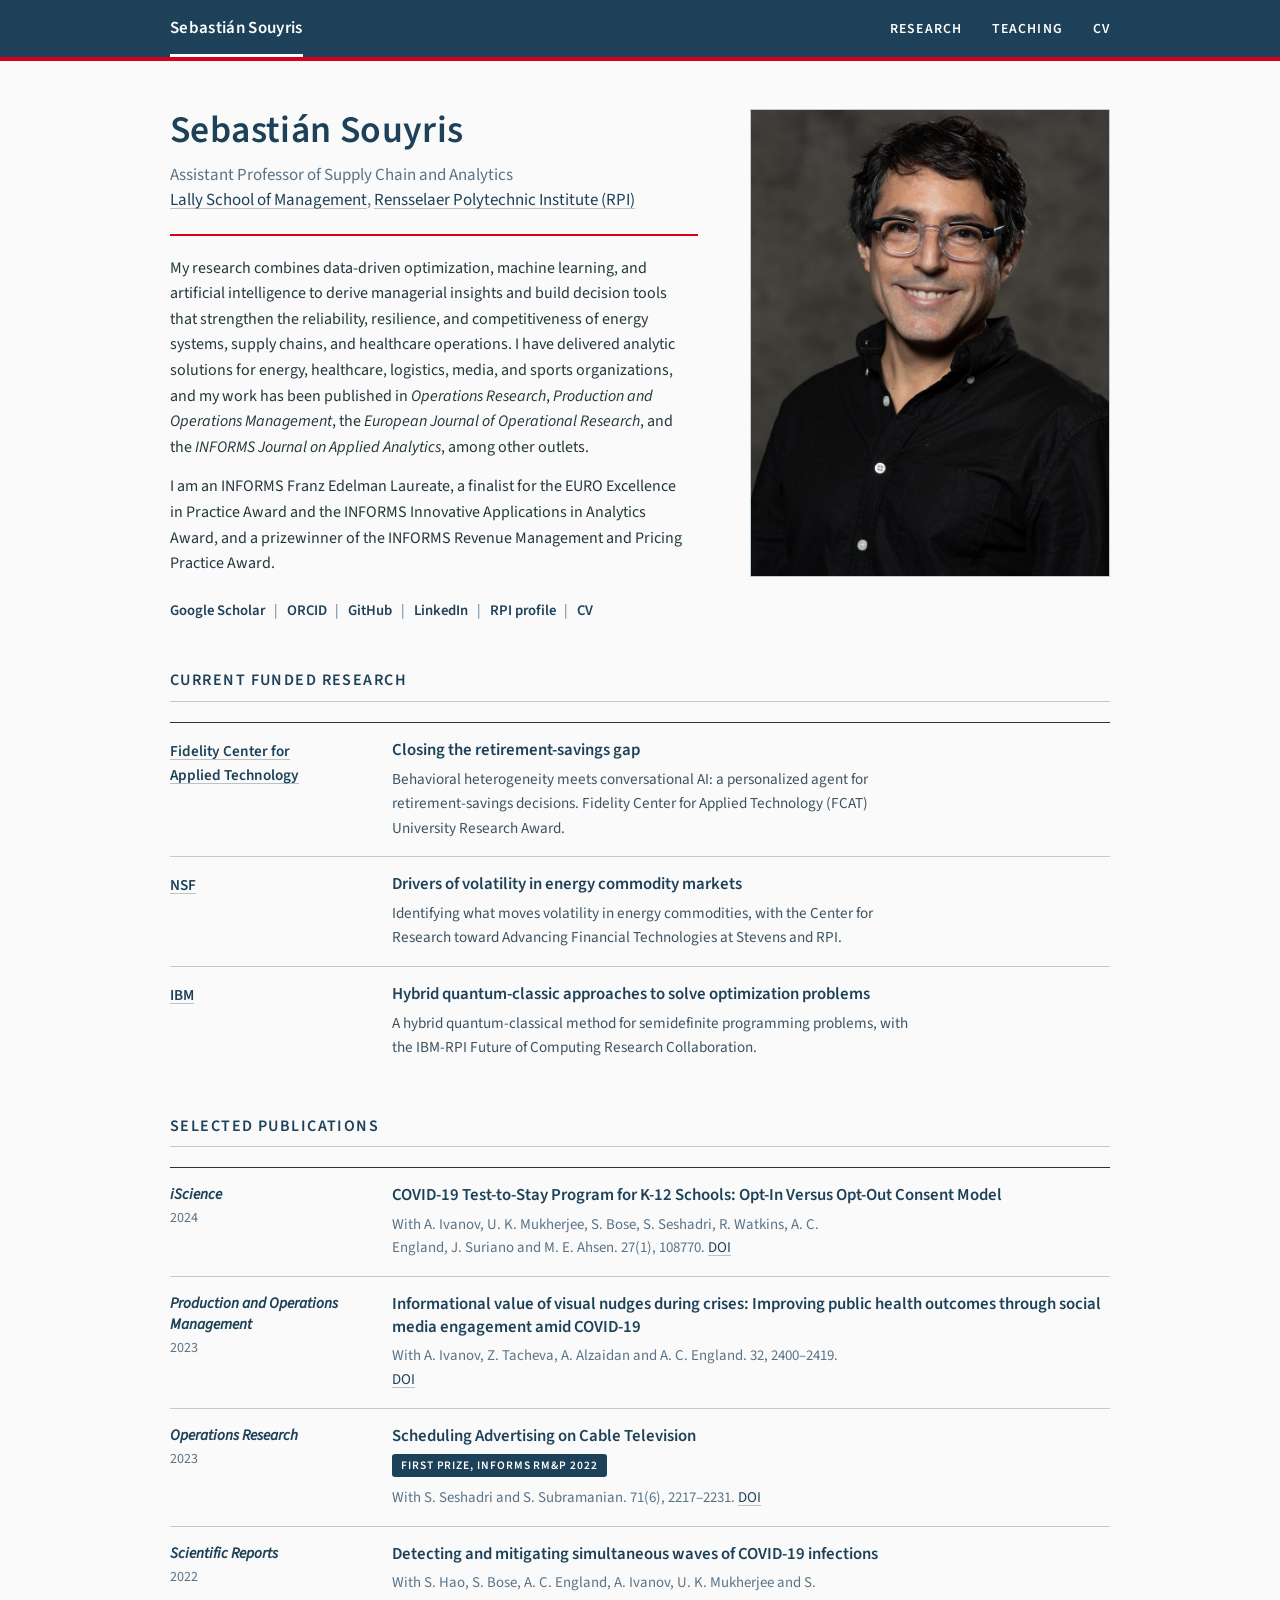
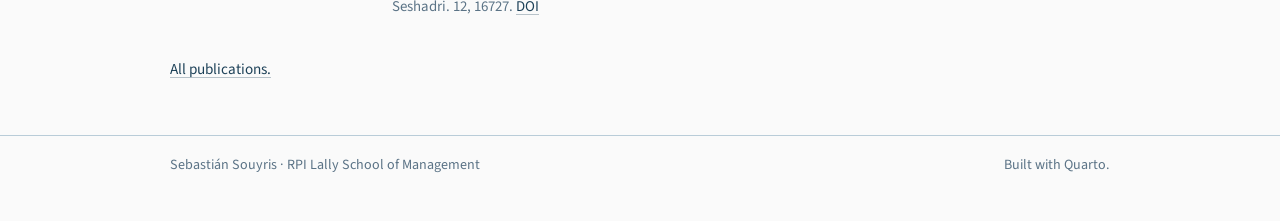
<file: index.html>
<!DOCTYPE html>
<html xmlns="http://www.w3.org/1999/xhtml" lang="en" xml:lang="en"><head>

<meta charset="utf-8">
<meta name="generator" content="quarto-1.10.18">

<meta name="viewport" content="width=device-width, initial-scale=1.0, user-scalable=yes">

<meta name="description" content="Assistant Professor of Supply Chain and Analytics at the Lally School of Management, Rensselaer Polytechnic Institute. Data-driven optimization, machine learning and artificial intelligence for environmental and human sustainability.">

<title>Sebastián Souyris</title>
<style>
/* Default styles provided by pandoc.
** See https://pandoc.org/MANUAL.html#variables-for-html for config info.
*/
span.smallcaps{font-variant: small-caps;}
div.columns{display: flex; gap: 1.5em;}
div.column{flex: auto;}
@media screen {
div.columns{gap: min(4vw, 1.5em);}
div.column{overflow-x: auto;}
}
div.hanging-indent{margin-left: 1.5em; text-indent: -1.5em;}
ul.task-list{list-style: none;}
ul.task-list li input[type="checkbox"] {
  width: 0.8em;
  margin: 0 0.8em 0.2em -1em; /* quarto-specific, see https://github.com/quarto-dev/quarto-cli/issues/4556 */ 
  vertical-align: middle;
}
.display.math{display: block; text-align: center; margin: 0.5rem auto;}
</style>


<!-- ============================================================
     _includes/head.html
     Wired to `include-in-header` in _quarto.yml, so it reaches all five
     pages. It carries the stylesheet, the icons, and the half of the
     link-preview card that is the same on every page.

     The paths are relative and the site is served from the ORIGIN ROOT
     (https://ssouyris.com/ since September 2026, no path prefix), so
     "assets/site.css" resolves from every page. A course site under
     /MGMT_4100/ would need the same care in reverse; this one does not.

     THE OTHER HALF OF THE CARD IS WRITTEN BY og.py, the second
     post-render step: og:title, og:description and og:url differ per
     page and are derived there from the page's own <title> and
     description, so neither is written twice. Everything below is
     invariant, which is what makes a static include the right place for
     it.

     og:image IS ABSOLUTE AND HAS TO BE. A crawler is not a browser
     resolving a relative path against the document; LinkedIn, Slack and
     X drop a relative og:image silently, which is the usual reason a
     link renders as a bare grey rectangle. This is the one absolute URL
     on the site, and it costs no request at page load because nothing
     but a crawler ever fetches it.

     THE CARD AND THE ICONS ARE BUILT, NOT DRAWN BY HAND:
     `python3 _design/make-card.py` regenerates all three from the
     portrait and the palette. Run it when the photograph or the design
     changes; the outputs are committed.

     NO <meta name="robots"> HERE. The course decks carry a noindex meta;
     this site is meant to be found. publish.sh fails if one appears.
     ============================================================ -->
<link rel="stylesheet" href="assets/site.css">
<meta name="author" content="Sebastián Souyris">

<!-- The tab mark. A 48-pixel PNG rather than a .ico: every browser in
     use reads PNG here, and one file at one size is one thing to keep
     right. apple-touch-icon is the home-screen tile on iOS, which
     ignores rel="icon" and falls back to a screenshot without it. -->
<link rel="icon" href="assets/favicon.png" type="image/png">
<link rel="apple-touch-icon" href="assets/apple-touch-icon.png">

<meta property="og:type" content="profile">
<meta property="og:site_name" content="Sebastián Souyris">
<meta property="og:locale" content="en_US">
<meta property="og:image" content="https://ssouyris.com/assets/og-card.png">
<meta property="og:image:width" content="1200">
<meta property="og:image:height" content="630">
<meta property="og:image:alt" content="Sebastián Souyris, Assistant Professor of Supply Chain and Analytics at the RPI Lally School of Management">

<!-- summary_large_image is the full-width card. The default, "summary",
     crops the same file to a small square beside the text and wastes
     the photograph. -->
<meta name="twitter:card" content="summary_large_image">
<meta name="twitter:image" content="https://ssouyris.com/assets/og-card.png">
<meta name="twitter:image:alt" content="Sebastián Souyris, Assistant Professor of Supply Chain and Analytics at the RPI Lally School of Management">


<!-- og.py: generated, do not edit here -->
<meta property="og:title" content="Sebastián Souyris">
<meta property="og:description" content="Assistant Professor of Supply Chain and Analytics at the Lally School of Management, Rensselaer Polytechnic Institute. Data-driven optimization, machine learning and artificial intelligence for environmental and human sustainability.">
<meta property="og:url" content="https://ssouyris.com/">
<meta name="twitter:title" content="Sebastián Souyris">
<meta name="twitter:description" content="Assistant Professor of Supply Chain and Analytics at the Lally School of Management, Rensselaer Polytechnic Institute. Data-driven optimization, machine learning and artificial intelligence for environmental and human sustainability.">
<!-- /og.py -->
</head>

<body>

<!-- ============================================================
     _includes/nav.html
     Wired to `include-before-body`, so every page opens with it.

     The CURRENT-PAGE marker is not here. One file serves five pages, so
     each page sets its own by writing
         <style>#nav-research{box-shadow:inset 0 -3px 0 #fff}</style>
     inside its own body block. CSS in the body is valid and applies, and
     it keeps the whole nav in one file.

     THREE ITEMS, NOT FOUR, since September 2026. `Research` and
     `Publications` were two views of the same dataset: the working
     papers appeared on both, under different groupings, so every visitor
     arriving at the bar had to guess which one held what they wanted and
     the guess cost a page load either way.

     Research keeps the slot because it is the thinking, four areas and
     the argument for each, which is the thing Google Scholar and SSRN
     cannot give anyone. publications.html is still published, still
     indexed, and is reached three ways: a chip at the top of the
     research page, the home page's selected block, and the CV.

     `#nav-publications` IS DELIBERATELY STILL DEFINED in site.css.
     publications.html sets it in its own body block, finds nothing in
     the bar, and marks its parent Research instead, which is where a
     reader on that page believes they are.
     ============================================================ -->
<a class="skip" href="#content">Skip to content</a>
<div class="topbar">
  <div class="inner">
    <!-- THE BRAND IS THE NAME, since the evening of 13 September 2026.
         It read ssouyris.com for part of that day, to match the band
         across the top of the social card. The card, assets/og-card.png,
         still carries the domain, so the two no longer match; rebuild it
         with _design/make-card.py if they should. -->
    <a class="brand" id="nav-home" href="index.html">Sebastián Souyris</a>
    <nav aria-label="Main">
      <a id="nav-research" href="research.html">Research</a>
      <a id="nav-teaching" href="teaching.html">Teaching</a>
      <a id="nav-cv" href="cv.html">CV</a>
    </nav>
  </div>
</div>
<main id="content">

<header id="title-block-header">
<h1 class="title">Sebastián Souyris</h1>

</header>


<style>
  /* The brand IS the home link, so the home page marks itself there
     rather than on a nav item that does not exist. A border-bottom
     would collide with the bar's own 4px red rule, so this is an
     inset shadow sitting just above it.

     WHITE, not red, since 13 September 2026. The mechanism here was
     always right and the four nav items copied the wrong one for a
     month; when they were fixed, the colour was measured too. Red on
     the navy bar is 1.99:1, under the 3:1 a state indicator wants.
     White is 10.77:1 and matches the type it sits beneath. */
  #nav-home { box-shadow: inset 0 -3px 0 #fff; }
</style>

<div class="band">
  <!-- THREE GRID CHILDREN, not two, and that is what makes the
       photograph end where the prose does. The text above the chips is
       its own element, so the image can stretch to exactly that height
       and no further; with the chips inside the text column the image
       would have to run past the last line to reach them. -->
  <div class="hero">
    <div class="hero-text">
      <h1>Sebastián Souyris</h1>
      <p class="role">Assistant Professor of Supply Chain and Analytics<br>
      <a href="https://lally.rpi.edu/" target="_blank" rel="noopener">Lally School of Management</a>,
      <a href="https://www.rpi.edu/" target="_blank" rel="noopener">Rensselaer Polytechnic Institute (RPI)</a></p>
      <div class="rule"></div>
      <p class="bio">
      My research combines data-driven optimization, machine learning, and artificial intelligence to derive managerial insights and build decision tools that strengthen the reliability, resilience, and competitiveness of energy systems, supply chains, and healthcare operations. I have delivered analytic solutions for energy, healthcare, logistics, media, and sports organizations, and my work has been published in <em>Operations Research</em>, <em>Production and Operations Management</em>, the <em>European Journal of Operational Research</em>, and the <em>INFORMS Journal on Applied Analytics</em>, among other outlets.</p> 
      
      <p class="bio">I am an INFORMS Franz Edelman Laureate, a finalist for the EURO Excellence in Practice Award and the INFORMS Innovative Applications in Analytics Award, and a prizewinner of the INFORMS Revenue Management and Pricing Practice Award.</p>
    </div>

    <!-- The `width`/`height` attributes are the file's real pixel
         dimensions, so the browser reserves the right box before the
         image arrives and nothing jumps. The CSS overrides both; these
         are the aspect ratio, not the display size.

         820 x 1218 is the web copy that `python3 _design/make-portrait.py`
         derives from the full-resolution original in `_design/`. The hero
         draws it 360 CSS pixels wide and `object-fit: cover` scales to
         the box's full width, so a 2x display needs 720 and 820 leaves
         margin. Run that script and update these two numbers together. -->
    <img class="portrait" src="assets/sebastian_souyris_portrait.jpg" alt="Sebastián Souyris" width="820" height="1218">

    <div class="chips">
      <a href="https://scholar.google.com/citations?user=FdBsldYAAAAJ&amp;hl=en" target="_blank" rel="noopener">Google Scholar</a>
      <a href="https://orcid.org/0000-0003-3580-8205" target="_blank" rel="noopener">ORCID</a>
      <a href="https://github.com/ssouyris" target="_blank" rel="noopener">GitHub</a>
      <a href="https://www.linkedin.com/in/sebastian-souyris/" target="_blank" rel="noopener">LinkedIn</a>
      <a href="https://faculty.rpi.edu/sebastian-souyris" target="_blank" rel="noopener">RPI profile</a>
      <a href="https://rpi.box.com/s/ws2qehr54d5icou5kx9tjodp3u2fgahl" target="_blank" rel="noopener">CV</a>
    </div>
  </div>

  <!-- CURRENT RESEARCH COMES FIRST [Sebastián, 21 September 2026]. Until
       then the order was the reverse, publications and then this block,
       so that the page ended on the current work. It now reads bio, what
       is under way, then the record.

       The one part of the site that goes stale on its own, so it is
       three hand-written entries rather than a generated listing: a
       listing page would need its own JS and CSS and would be the only
       thing here reaching outside itself.

       THE GUTTER HOLDS THE FUNDER AND NOTHING ELSE. It carried the year
       above the funder and the role (PI, Co-PI) beside it until 21
       September 2026; both came out. The funder link is a bare child of
       `.when`, with no `<em>` around it, so it takes the weight and
       colour the year had and sits on the title's baseline. The CV's
       grants table still has the year, the role and the amount. -->
  <section class="sec">
    <h2>Current funded research</h2>
    <div class="now">
      <article>
        <div class="when"><a href="https://www.fcatalyst.com/university-awards" target="_blank" rel="noopener">Fidelity Center for<br>Applied Technology</a></div>
        <div>
          <h3>Closing the retirement-savings gap</h3>
          <p>Behavioral heterogeneity meets conversational AI: a
          personalized agent for retirement-savings decisions. Fidelity
          Center for Applied Technology (FCAT) University Research Award.</p>
        </div>
      </article>
      <article>
        <div class="when"><a href="https://www.stevens.edu/craft" target="_blank" rel="noopener">NSF</a></div>
        <div>
          <h3>Drivers of volatility in energy commodity markets</h3>
          <p>Identifying what moves volatility in energy commodities,
          with the Center for Research toward Advancing Financial
          Technologies at Stevens and RPI.</p>
        </div>
      </article>
      <article>
        <div class="when"><a href="https://fcrc.rpi.edu/" target="_blank" rel="noopener">IBM</a></div>
        <div>
          <h3>Hybrid quantum-classic approaches to solve optimization problems</h3>
          <p>A hybrid quantum-classical method for semidefinite
          programming problems, with the IBM-RPI Future of Computing
          Research Collaboration.</p>
        </div>
      </article>
    </div>
  </section>

  <!-- SELECTED PUBLICATIONS. Until September 2026 the front page named
       its journals and linked to nothing: 217 words, 15 links, zero
       citations [measured]. A dean or an editor who read one screen and
       left had seen an assertion and no evidence.

       THE FOUR PAPERS ARE SEBASTIÁN'S CHOICE [21 September 2026]: the
       four most recent of 2022 to 2024, newest first. The first
       selection was one paper for each journal the bio names; two of
       those journals, EJOR and the INFORMS Journal on Applied Analytics,
       are no longer represented here, and iScience and Scientific
       Reports are here without being named in the bio.

       THE LEFT COLUMN LEADS WITH THE JOURNAL and the year sits under it.
       A paper is placed by where it appeared, so the column reads down
       as iScience, POM, Operations Research, Scientific Reports, which
       is the credential doing its own work.

       Titles are exact and unabbreviated: an editor arriving here is
       checking one against a reference list. Author lists are cut to the
       coauthors, since the whole page is his.

       THE DOI IS A SHORT LINK AT THE END OF THE "With" LINE [21
       September 2026]. It was the full address on a line of its own in a
       `.doi` span, as publications.html still sets it. The visible text
       is "DOI" four times over, so each link carries an `aria-label`
       with its own identifier; the label starts with the visible text,
       which is what WCAG 2.5.3 asks. Every `href` is the
       Crossref-resolved DOI, the same string publications.html carries;
       the two have to stay in step. -->
  <section class="sec">
    <h2>Selected publications</h2>
    <div class="now now-pubs">
      <article>
        <div class="when"><em>iScience</em>2024</div>
        <div>
          <h3>COVID-19 Test-to-Stay Program for K-12 Schools: Opt-In Versus Opt-Out Consent Model</h3>
          <p>With A. Ivanov, U. K. Mukherjee, S. Bose, S. Seshadri, R. Watkins, A. C. England, J. Suriano and M. E. Ahsen. 27(1), 108770. <a href="https://doi.org/10.1016/j.isci.2023.108770" target="_blank" rel="noopener" aria-label="DOI 10.1016/j.isci.2023.108770">DOI</a></p>
        </div>
      </article>
      <article>
        <div class="when"><em>Production and Operations Management</em>2023</div>
        <div>
          <h3>Informational value of visual nudges during crises: Improving public health outcomes through social media engagement amid COVID-19</h3>
          <p>With A. Ivanov, Z. Tacheva, A. Alzaidan and A. C. England. 32, 2400–2419. <a href="https://doi.org/10.1111/poms.13982" target="_blank" rel="noopener" aria-label="DOI 10.1111/poms.13982">DOI</a></p>
        </div>
      </article>
      <article>
        <div class="when"><em>Operations Research</em>2023</div>
        <div>
          <h3>Scheduling Advertising on Cable Television</h3><span class="mark"><a href="https://www.informs.org/Recognizing-Excellence/Community-Prizes/Revenue-Management-and-Pricing/Revenue-Management-and-Pricing-Practice-Award" target="_blank" rel="noopener">First prize, INFORMS RM&amp;P 2022</a></span>
          <p>With S. Seshadri and S. Subramanian. 71(6), 2217–2231. <a href="https://doi.org/10.1287/opre.2022.2430" target="_blank" rel="noopener" aria-label="DOI 10.1287/opre.2022.2430">DOI</a></p>
        </div>
      </article>
      <article>
        <div class="when"><em>Scientific Reports</em>2022</div>
        <div>
          <h3>Detecting and mitigating simultaneous waves of COVID-19 infections</h3>
          <p>With S. Hao, S. Bose, A. C. England, A. Ivanov, U. K. Mukherjee and S. Seshadri. 12, 16727. <a href="https://doi.org/10.1038/s41598-022-20224-5" target="_blank" rel="noopener" aria-label="DOI 10.1038/s41598-022-20224-5">DOI</a></p>
        </div>
      </article>
    </div>
    <p class="more"><a href="publications.html">All publications.</a></p>
  </section>
  <!-- THE PAGE ENDS HERE, ON PURPOSE. A four-block `nav.ways` sat at the
       foot of the page with one card per page. It repeated the top bar,
       which is on every page and already carries the same four
       destinations, and it was removed with nothing in its place
       [Sebastián, Sept 2026]. The `.ways` rules went out of site.css
       with it rather than being left as dead CSS; recover both from git
       history if wanted. -->
</div>

</main>
<!-- ============================================================
     _includes/foot.html
     Wired to `include-after-body`. It closes the <main> that nav.html
     opened, which is why the two files are a pair: dropping one from
     _quarto.yml leaves the document unbalanced.
     ============================================================ -->
<footer class="sitefoot">
  <div class="inner">
    <div>
      <a href="https://faculty.rpi.edu/sebastian-souyris" target="_blank" rel="noopener">Sebastián Souyris</a>
      ·
      <a href="https://www.rpi.edu/" target="_blank" rel="noopener">RPI</a>
      <a href="https://lally.rpi.edu/" target="_blank" rel="noopener">Lally School of Management</a>
    </div>
    <div>Built with <a href="https://quarto.org/" target="_blank" rel="noopener">Quarto</a>.</div>
  </div>
</footer>

<!-- ============================================================
     THE ONLY SCRIPT THIS SITE WRITES. Three jobs, no dependency, no
     request.

     ONE, IT LABELS THE CURRENT PAGE FOR A SCREEN READER. The marker a
     sighted reader sees is a white underline, drawn in CSS. A screen
     reader cannot see it, so without a label it reads the four nav
     links with nothing to separate the page you are on from the three
     you are not. `aria-current="page"` is that label and it renders
     nothing.

     IT FINDS THE LINK BY READING THE MARKER RATHER THAN BY MATCHING THE
     URL. One include serves five pages, so each page draws its own
     marker with a one-line <style> in its body. A URL map here would be
     a second copy of that knowledge and would drift: publications.html
     deliberately marks Research, since Publications has no nav item of
     its own, and a map would have to know that. Reading the computed
     inset shadow cannot disagree with what is on screen, because it IS
     what is on screen. Nothing else in the bar sets an inset shadow
     [measured: box-shadow appears in one declaration in site.css].

     TWO, IT PUBLISHES THE STICKY BAR'S MEASURED HEIGHT as --barclear,
     which site.css adds to the scroll-margin of every linked section so
     a heading jumped to from the CV index lands below the bar instead
     of under it.

     WHY MEASURE RATHER THAN HARDCODE. The bar's height is not a
     function of viewport width. Its five nav items wrap against the
     brand, so between 320 and 700 pixels the height moves 58, 120, 58,
     162, 120 and back, flipping every four pixels in places [measured,
     one render, 96 widths]. A fixed scroll-margin is therefore right at
     some widths and wrong at others by up to 100 pixels, and no set of
     media queries fixes a value that is not monotonic in the thing the
     query tests.

     ResizeObserver fires on the wrap itself, not on resize, so it
     catches the case a resize listener misses: a font loading late and
     pushing the nav onto a second line after layout has settled.

     THREE, IT BUILDS THE EMAIL ADDRESS ON A CLICK, so no page carries it
     for a harvester to read. The address exists below only as two
     strings, the part before the @ and the part after, and they are
     joined into a mail link only when a visitor clicks a link marked
     data-mail. Every Email link carries data-mail and a fallback href
     (#contact on cv.html, the section the link sits in). A bot reading
     the HTML finds a link to a section and no address.

     IT IS ITS OWN FUNCTION, after the first, so the early returns there
     (no bar, no ResizeObserver) cannot skip it.

     THE FIRST TWO FAIL SAFE. If the script never runs, the visible marker
     is unaffected (it is CSS), the aria label is simply absent, and the
     --barclear fallback in the CSS (61px, the desktop height) applies,
     so the only cost is a heading landing under the bar at some narrow
     widths.

     THE THIRD DOES NOT, ON PURPOSE. With scripts off, an Email link opens
     its fallback and the address is nowhere on it. The only way to give a
     scripts-off visitor the address is to publish it, which is what this
     job exists to avoid. So the Email links are the one thing on the
     site that depends on this file.
     ============================================================ -->
<script>
  (function () {
    var bar = document.querySelector('.topbar');
    if (!bar) return;

    var links = bar.querySelectorAll('a');
    for (var i = 0; i < links.length; i++) {
      if (getComputedStyle(links[i]).boxShadow.indexOf('inset') > -1) {
        links[i].setAttribute('aria-current', 'page');
        break;
      }
    }

    if (!window.ResizeObserver) return;
    var set = function () {
      document.documentElement.style.setProperty(
        '--barclear', Math.round(bar.getBoundingClientRect().height) + 'px');
    };
    new ResizeObserver(set).observe(bar);
    set();
  })();

  (function () {
    var parts = ['souyrs', 'rpi.edu'];
    var links = document.querySelectorAll('a[data-mail]');
    for (var i = 0; i < links.length; i++) {
      links[i].addEventListener('click', function (e) {
        e.preventDefault();
        window.location.href = 'mailto:' + parts.join('@');
      });
    }
  })();
</script>




</body></html>
</file>
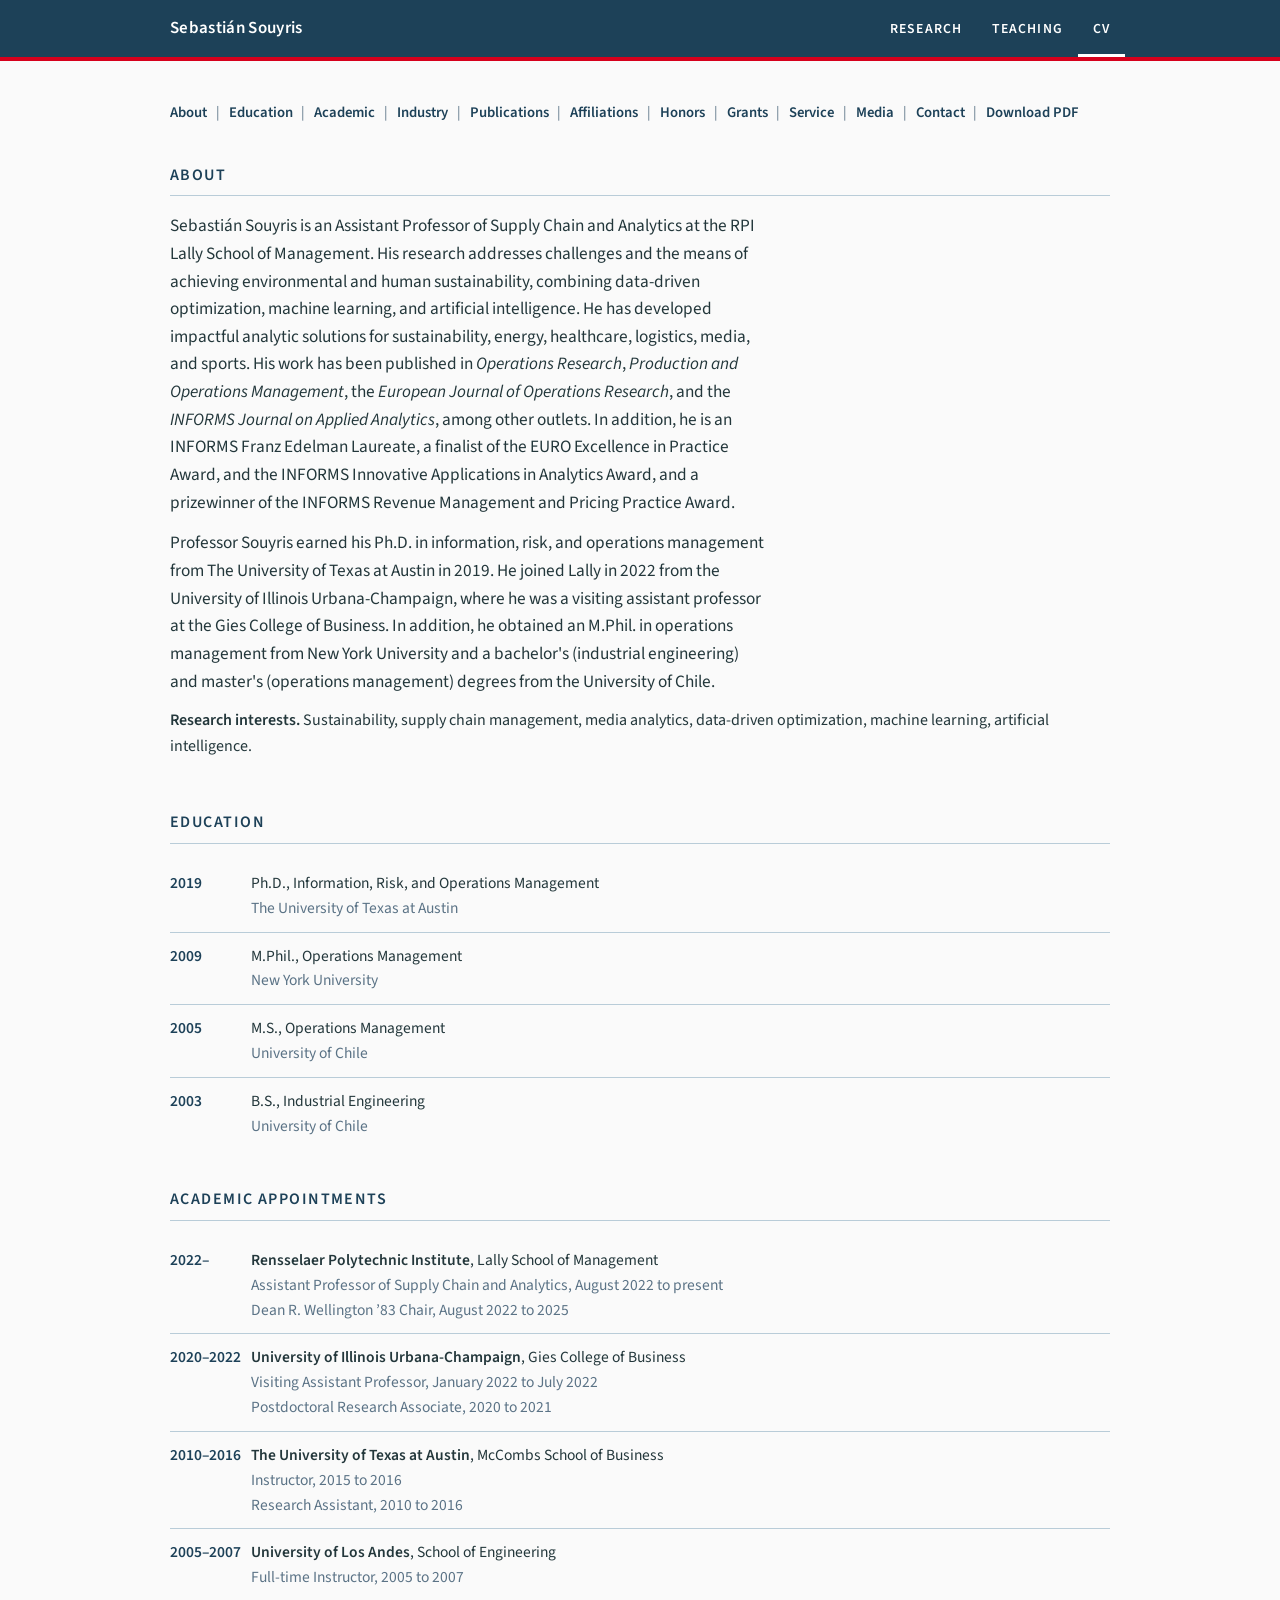
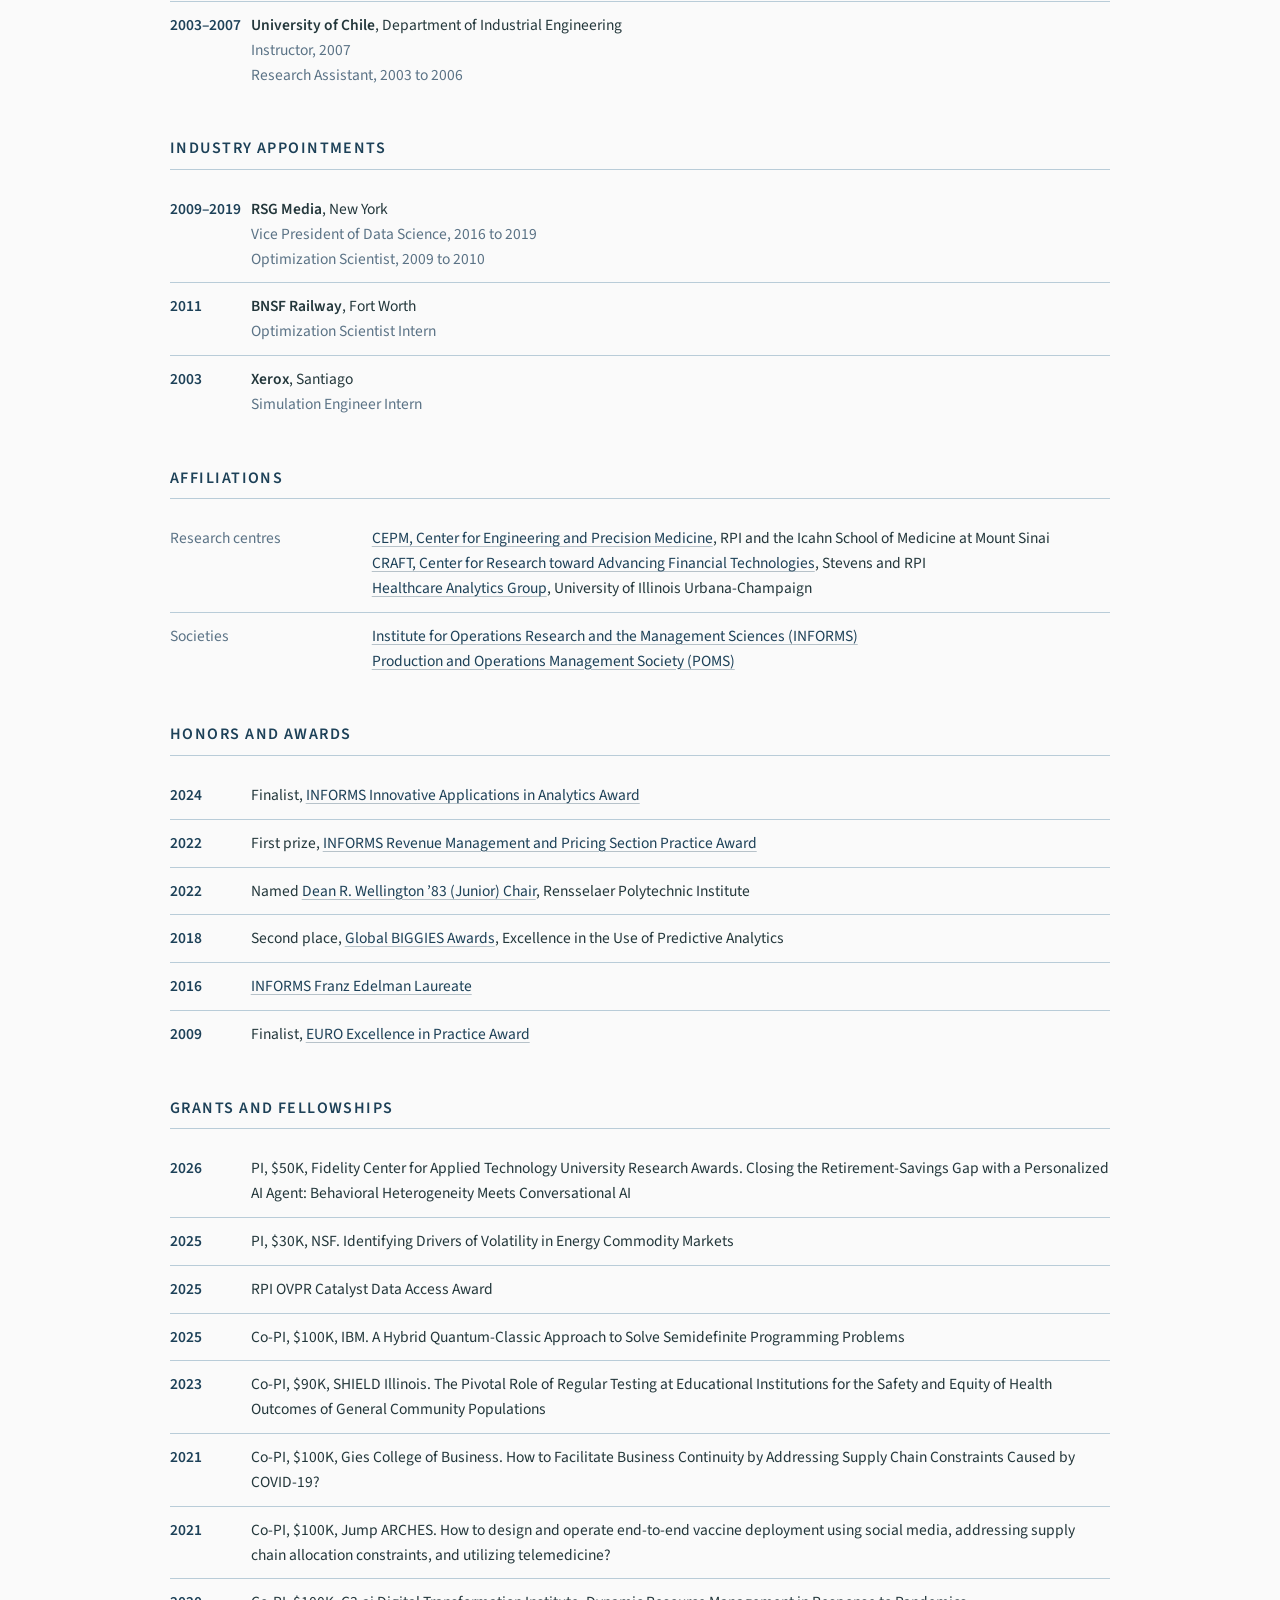
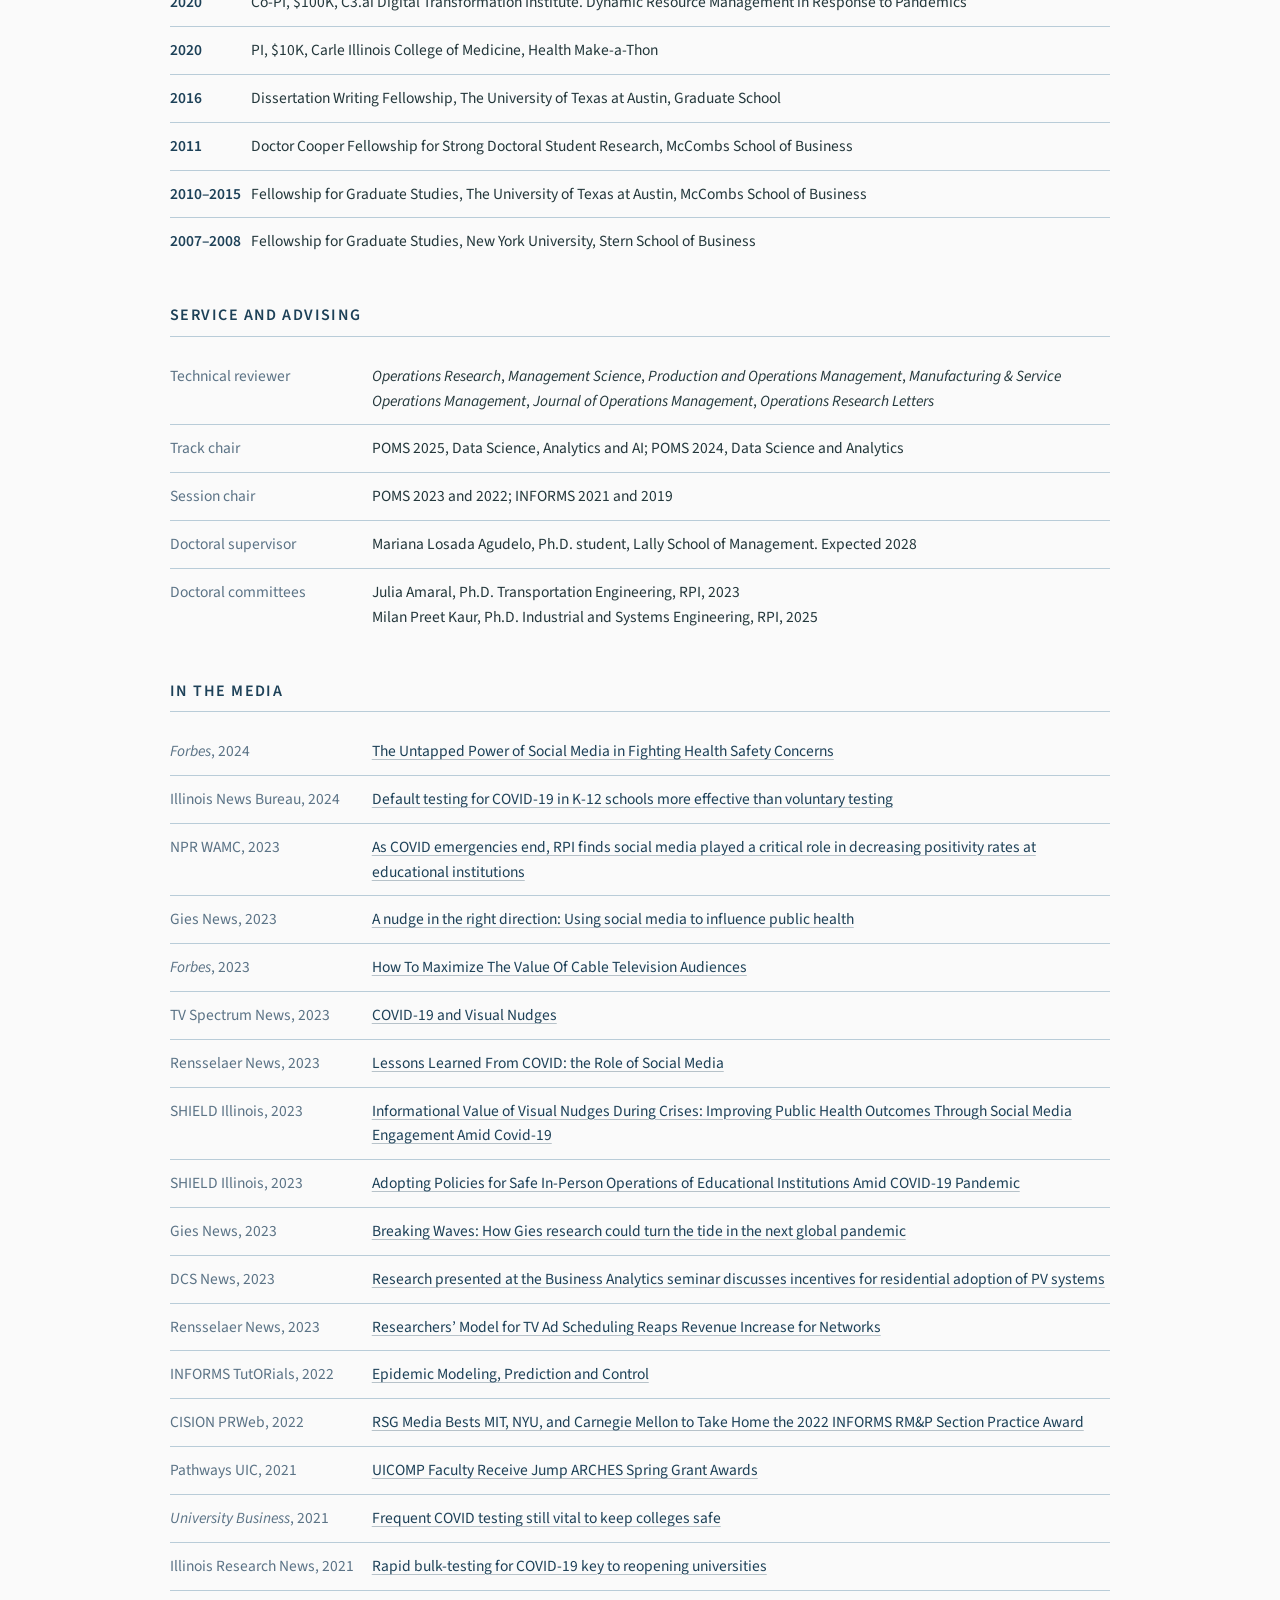
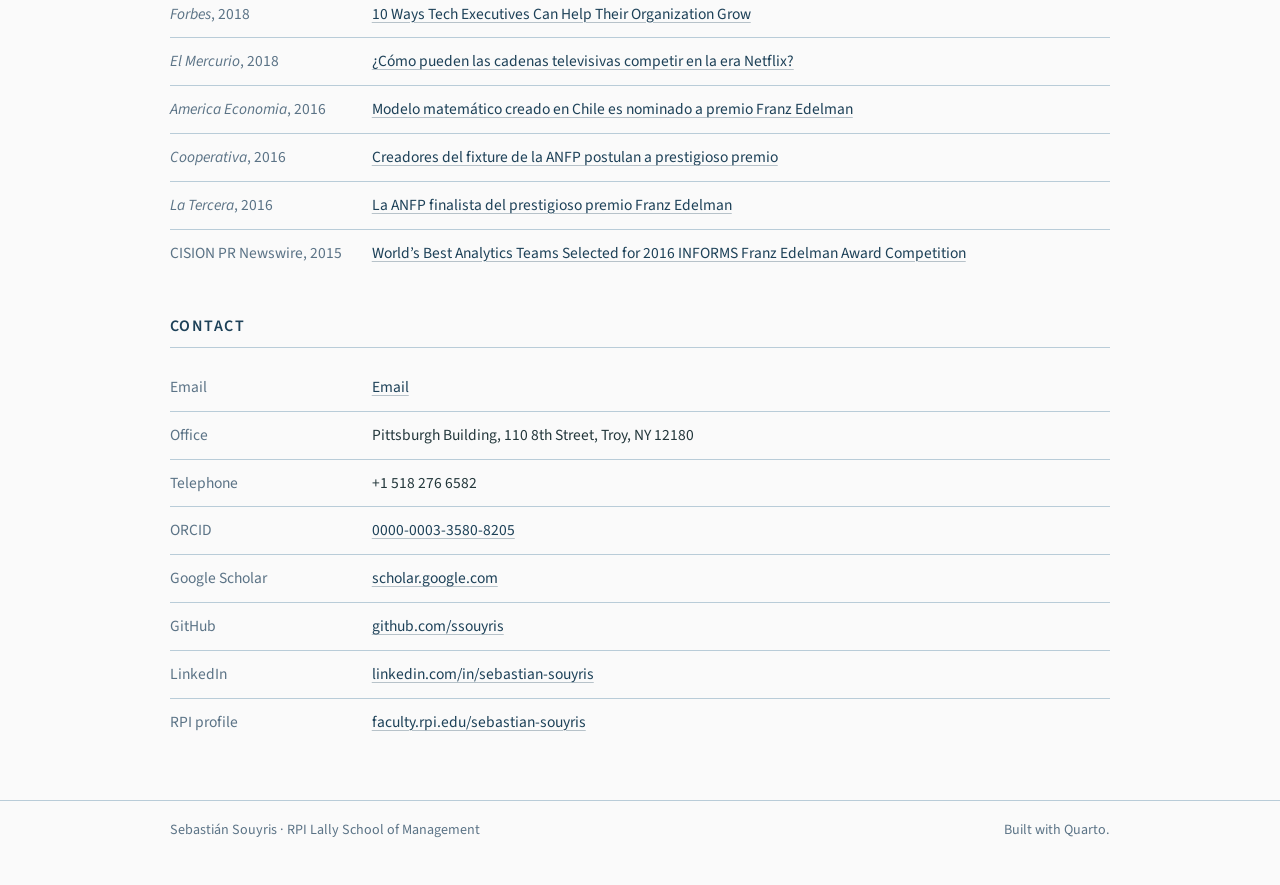
<file: cv.html>
<!DOCTYPE html>
<html xmlns="http://www.w3.org/1999/xhtml" lang="en" xml:lang="en"><head>

<meta charset="utf-8">
<meta name="generator" content="quarto-1.10.18">

<meta name="viewport" content="width=device-width, initial-scale=1.0, user-scalable=yes">

<meta name="description" content="Education, appointments, affiliations, grants, recognition, press, and contact details.">

<title>CV and contact | Sebastián Souyris</title>
<style>
/* Default styles provided by pandoc.
** See https://pandoc.org/MANUAL.html#variables-for-html for config info.
*/
span.smallcaps{font-variant: small-caps;}
div.columns{display: flex; gap: 1.5em;}
div.column{flex: auto;}
@media screen {
div.columns{gap: min(4vw, 1.5em);}
div.column{overflow-x: auto;}
}
div.hanging-indent{margin-left: 1.5em; text-indent: -1.5em;}
ul.task-list{list-style: none;}
ul.task-list li input[type="checkbox"] {
  width: 0.8em;
  margin: 0 0.8em 0.2em -1em; /* quarto-specific, see https://github.com/quarto-dev/quarto-cli/issues/4556 */ 
  vertical-align: middle;
}
.display.math{display: block; text-align: center; margin: 0.5rem auto;}
</style>


<!-- ============================================================
     _includes/head.html
     Wired to `include-in-header` in _quarto.yml, so it reaches all five
     pages. It carries the stylesheet, the icons, and the half of the
     link-preview card that is the same on every page.

     The paths are relative and the site is served from the ORIGIN ROOT
     (https://ssouyris.com/ since September 2026, no path prefix), so
     "assets/site.css" resolves from every page. A course site under
     /MGMT_4100/ would need the same care in reverse; this one does not.

     THE OTHER HALF OF THE CARD IS WRITTEN BY og.py, the second
     post-render step: og:title, og:description and og:url differ per
     page and are derived there from the page's own <title> and
     description, so neither is written twice. Everything below is
     invariant, which is what makes a static include the right place for
     it.

     og:image IS ABSOLUTE AND HAS TO BE. A crawler is not a browser
     resolving a relative path against the document; LinkedIn, Slack and
     X drop a relative og:image silently, which is the usual reason a
     link renders as a bare grey rectangle. This is the one absolute URL
     on the site, and it costs no request at page load because nothing
     but a crawler ever fetches it.

     THE CARD AND THE ICONS ARE BUILT, NOT DRAWN BY HAND:
     `python3 _design/make-card.py` regenerates all three from the
     portrait and the palette. Run it when the photograph or the design
     changes; the outputs are committed.

     NO <meta name="robots"> HERE. The course decks carry a noindex meta;
     this site is meant to be found. publish.sh fails if one appears.
     ============================================================ -->
<link rel="stylesheet" href="assets/site.css">
<meta name="author" content="Sebastián Souyris">

<!-- The tab mark. A 48-pixel PNG rather than a .ico: every browser in
     use reads PNG here, and one file at one size is one thing to keep
     right. apple-touch-icon is the home-screen tile on iOS, which
     ignores rel="icon" and falls back to a screenshot without it. -->
<link rel="icon" href="assets/favicon.png" type="image/png">
<link rel="apple-touch-icon" href="assets/apple-touch-icon.png">

<meta property="og:type" content="profile">
<meta property="og:site_name" content="Sebastián Souyris">
<meta property="og:locale" content="en_US">
<meta property="og:image" content="https://ssouyris.com/assets/og-card.png">
<meta property="og:image:width" content="1200">
<meta property="og:image:height" content="630">
<meta property="og:image:alt" content="Sebastián Souyris, Assistant Professor of Supply Chain and Analytics at the RPI Lally School of Management">

<!-- summary_large_image is the full-width card. The default, "summary",
     crops the same file to a small square beside the text and wastes
     the photograph. -->
<meta name="twitter:card" content="summary_large_image">
<meta name="twitter:image" content="https://ssouyris.com/assets/og-card.png">
<meta name="twitter:image:alt" content="Sebastián Souyris, Assistant Professor of Supply Chain and Analytics at the RPI Lally School of Management">


<!-- og.py: generated, do not edit here -->
<meta property="og:title" content="CV and contact">
<meta property="og:description" content="Education, appointments, affiliations, grants, recognition, press, and contact details.">
<meta property="og:url" content="https://ssouyris.com/cv.html">
<meta name="twitter:title" content="CV and contact">
<meta name="twitter:description" content="Education, appointments, affiliations, grants, recognition, press, and contact details.">
<!-- /og.py -->
</head>

<body>

<!-- ============================================================
     _includes/nav.html
     Wired to `include-before-body`, so every page opens with it.

     The CURRENT-PAGE marker is not here. One file serves five pages, so
     each page sets its own by writing
         <style>#nav-research{box-shadow:inset 0 -3px 0 #fff}</style>
     inside its own body block. CSS in the body is valid and applies, and
     it keeps the whole nav in one file.

     THREE ITEMS, NOT FOUR, since September 2026. `Research` and
     `Publications` were two views of the same dataset: the working
     papers appeared on both, under different groupings, so every visitor
     arriving at the bar had to guess which one held what they wanted and
     the guess cost a page load either way.

     Research keeps the slot because it is the thinking, four areas and
     the argument for each, which is the thing Google Scholar and SSRN
     cannot give anyone. publications.html is still published, still
     indexed, and is reached three ways: a chip at the top of the
     research page, the home page's selected block, and the CV.

     `#nav-publications` IS DELIBERATELY STILL DEFINED in site.css.
     publications.html sets it in its own body block, finds nothing in
     the bar, and marks its parent Research instead, which is where a
     reader on that page believes they are.
     ============================================================ -->
<a class="skip" href="#content">Skip to content</a>
<div class="topbar">
  <div class="inner">
    <!-- THE BRAND IS THE NAME, since the evening of 13 September 2026.
         It read ssouyris.com for part of that day, to match the band
         across the top of the social card. The card, assets/og-card.png,
         still carries the domain, so the two no longer match; rebuild it
         with _design/make-card.py if they should. -->
    <a class="brand" id="nav-home" href="index.html">Sebastián Souyris</a>
    <nav aria-label="Main">
      <a id="nav-research" href="research.html">Research</a>
      <a id="nav-teaching" href="teaching.html">Teaching</a>
      <a id="nav-cv" href="cv.html">CV</a>
    </nav>
  </div>
</div>
<main id="content">

<header id="title-block-header">
<h1 class="title">CV and contact | Sebastián Souyris</h1>

</header>


<style>#nav-cv{box-shadow:inset 0 -3px 0 #fff}</style>

<div class="band">
  <!-- THE PAGE OPENS ON THE CHIP ROW [Sebastián, 21 September 2026]. A
       `.pagehead` sat here with a visible "CV and contact" heading and
       its own two chips (the pdf and "All publications"), then a
       hairline, then an "On this page" eyebrow in front of the index.
       All of that is gone and the two chips moved into the index.

       THE H1 IS STILL IN THE DOCUMENT, hidden with `.vh` from site.css.
       The nav bar already says where the reader is, which is why the
       visible heading could go; a screen reader and a search engine
       still get one h1 per page, as every other page gives them. -->
  <h1 class="vh">CV and contact</h1>

  <!-- THE SECTION INDEX. Ten sections and four screens; before this the
       only way to reach Grants was to scroll past six other sections.
       The `id` on each <section> is what these point at, so adding a
       section means adding both, and site.css gives `section.sec[id]` a
       scroll-margin so the sticky bar does not cover the heading.

       `lead` drops the hairline `.jumps` draws above itself, which
       separated the index from a page head that no longer exists.

       TWO CHIPS ARE NOT SECTIONS. "Download PDF" closes the row, after
       the last section. It leaves the site, so it alone carries
       `target`/`rel`; the site's rule is that only a link that leaves
       it opens a window. "Publications" goes to
       publications.html, which left the nav bar in September 2026: this
       page lists grants, awards and press and names no paper, which
       makes it the likeliest place to want the full list. It sits where
       a publications section would, between Industry and Affiliations. -->
  <nav class="jumps lead" aria-label="Sections and related links">
    <div class="chips">
      <a href="#about">About</a>
      <a href="#education">Education</a>
      <a href="#academic">Academic</a>
      <a href="#industry">Industry</a>
      <a href="publications.html">Publications</a>
      <a href="#affiliations">Affiliations</a>
      <a href="#honors">Honors</a>
      <a href="#grants">Grants</a>
      <a href="#service">Service</a>
      <a href="#media">Media</a>
      <a href="#contact">Contact</a>
      <a href="https://rpi.box.com/s/ws2qehr54d5icou5kx9tjodp3u2fgahl" target="_blank" rel="noopener" aria-label="Download PDF of the curriculum vitae">Download PDF</a>
    </div>
  </nav>

  <section class="sec" id="about">
    <h2>About</h2>
    <p class="lede">Sebastián Souyris is an Assistant Professor of
    Supply Chain and Analytics at the RPI Lally School of Management. His
    research addresses challenges and the means of achieving
    environmental and human sustainability, combining data-driven
    optimization, machine learning, and artificial intelligence. He has
    developed impactful analytic solutions for sustainability, energy,
    healthcare, logistics, media, and sports. His work has been published
    in <em>Operations Research</em>, <em>Production and Operations
    Management</em>, the <em>European Journal of Operations Research</em>,
    and the <em>INFORMS Journal on Applied Analytics</em>, among other
    outlets. In addition, he is an INFORMS Franz Edelman Laureate, a
    finalist of the EURO Excellence in Practice Award, and the INFORMS
    Innovative Applications in Analytics Award, and a prizewinner of the
    INFORMS Revenue Management and Pricing Practice Award.</p>
    <p class="lede">Professor Souyris earned his Ph.D. in information,
    risk, and operations management from The University of Texas at
    Austin in 2019. He joined Lally in 2022 from the University of
    Illinois Urbana-Champaign, where he was a visiting assistant
    professor at the Gies College of Business. In addition, he obtained
    an M.Phil. in operations management from New York University and a
    bachelor's (industrial engineering) and master's (operations
    management) degrees from the University of Chile.</p>
    <p><strong>Research interests.</strong> Sustainability, supply chain
    management, media analytics, data-driven optimization, machine
    learning, artificial intelligence.</p>
  </section>

  <section class="sec" id="education">
    <h2>Education</h2>
    
<table class="rows caption-top">
<colgroup>
<col style="width: 50%">
<col style="width: 50%">
</colgroup>
<tbody>
<tr class="odd">
<td class="yr">2019</td>
<td>Ph.D., Information, Risk, and Operations Management<br>
<span style="color:var(--muted)">The University of Texas at Austin</span></td>
</tr>
<tr class="even">
<td class="yr">2009</td>
<td>M.Phil., Operations Management<br>
<span style="color:var(--muted)">New York University</span></td>
</tr>
<tr class="odd">
<td class="yr">2005</td>
<td>M.S., Operations Management<br>
<span style="color:var(--muted)">University of Chile</span></td>
</tr>
<tr class="even">
<td class="yr">2003</td>
<td>B.S., Industrial Engineering<br>
<span style="color:var(--muted)">University of Chile</span></td>
</tr>
</tbody>
</table>

  </section>

  <section class="sec" id="academic">
    <h2>Academic appointments</h2>
    
<table class="rows caption-top">
<colgroup>
<col style="width: 50%">
<col style="width: 50%">
</colgroup>
<tbody>
<tr class="odd">
<td class="yr">2022–</td>
<td><strong>Rensselaer Polytechnic Institute</strong>, Lally School of Management<br>
<span style="color:var(--muted)">Assistant Professor of Supply Chain and Analytics, August 2022 to present<br>
Dean R. Wellington ’83 Chair, August 2022 to 2025</span></td>
</tr>
<tr class="even">
<td class="yr">2020–2022</td>
<td><strong>University of Illinois Urbana-Champaign</strong>, Gies College of Business<br>
<span style="color:var(--muted)">Visiting Assistant Professor, January 2022 to July 2022<br>
Postdoctoral Research Associate, 2020 to 2021</span></td>
</tr>
<tr class="odd">
<td class="yr">2010–2016</td>
<td><strong>The University of Texas at Austin</strong>, McCombs School of Business<br>
<span style="color:var(--muted)">Instructor, 2015 to 2016<br>
Research Assistant, 2010 to 2016</span></td>
</tr>
<tr class="even">
<td class="yr">2005–2007</td>
<td><strong>University of Los Andes</strong>, School of Engineering<br>
<span style="color:var(--muted)">Full-time Instructor, 2005 to 2007</span></td>
</tr>
<tr class="odd">
<td class="yr">2003–2007</td>
<td><strong>University of Chile</strong>, Department of Industrial Engineering<br>
<span style="color:var(--muted)">Instructor, 2007<br>
Research Assistant, 2003 to 2006</span></td>
</tr>
</tbody>
</table>

  </section>

  <section class="sec" id="industry">
    <h2>Industry appointments</h2>
    
<table class="rows caption-top">
<colgroup>
<col style="width: 50%">
<col style="width: 50%">
</colgroup>
<tbody>
<tr class="odd">
<td class="yr">2009–2019</td>
<td><strong>RSG Media</strong>, New York<br>
<span style="color:var(--muted)">Vice President of Data Science, 2016 to 2019<br>
Optimization Scientist, 2009 to 2010</span></td>
</tr>
<tr class="even">
<td class="yr">2011</td>
<td><strong>BNSF Railway</strong>, Fort Worth<br>
<span style="color:var(--muted)">Optimization Scientist Intern</span></td>
</tr>
<tr class="odd">
<td class="yr">2003</td>
<td><strong>Xerox</strong>, Santiago<br>
<span style="color:var(--muted)">Simulation Engineer Intern</span></td>
</tr>
</tbody>
</table>

  </section>

  <section class="sec" id="affiliations">
    <h2>Affiliations</h2>
    
<table class="rows caption-top">
<colgroup>
<col style="width: 50%">
<col style="width: 50%">
</colgroup>
<tbody>
<tr class="odd">
<td class="out">Research centres</td>
<td><a href="https://cepmresearch.org/" target="_blank" rel="noopener">CEPM, Center for Engineering and Precision Medicine</a>, RPI and the Icahn School of Medicine at Mount Sinai<br>
<a href="https://www.stevens.edu/craft" target="_blank" rel="noopener">CRAFT, Center for Research toward Advancing Financial Technologies</a>, Stevens and RPI<br>
<a href="https://heartanalytics.github.io/" target="_blank" rel="noopener">Healthcare Analytics Group</a>, University of Illinois Urbana-Champaign</td>
</tr>
<tr class="even">
<td class="out">Societies</td>
<td><a href="https://www.informs.org/" target="_blank" rel="noopener">Institute for Operations Research and the Management Sciences (INFORMS)</a><br>
<a href="https://www.poms.org/" target="_blank" rel="noopener">Production and Operations Management Society (POMS)</a></td>
</tr>
</tbody>
</table>

  </section>

  <section class="sec" id="honors">
    <h2>Honors and awards</h2>
    
<table class="rows caption-top">
<tbody>
<tr class="odd">
<td class="yr">2024</td>
<td>Finalist, <a href="https://connect.informs.org/discussion/innovative-applications-in-analytics-award-iaaa-finalists-announced-2#bme06cbbeb-91c5-4976-9a1c-6512e06322a9" target="_blank" rel="noopener">INFORMS Innovative Applications in Analytics Award</a></td>
</tr>
<tr class="even">
<td class="yr">2022</td>
<td>First prize, <a href="https://www.informs.org/Recognizing-Excellence/Community-Prizes/Revenue-Management-and-Pricing/Revenue-Management-and-Pricing-Practice-Award" target="_blank" rel="noopener">INFORMS Revenue Management and Pricing Section Practice Award</a></td>
</tr>
<tr class="odd">
<td class="yr">2022</td>
<td>Named <a href="https://catalog.rpi.edu/content.php?catoid=24&amp;navoid=608" target="_blank" rel="noopener">Dean R. Wellington ’83 (Junior) Chair</a>, Rensselaer Polytechnic Institute</td>
</tr>
<tr class="even">
<td class="yr">2018</td>
<td>Second place, <a href="https://newyork.bigdatamedia.org/winners/" target="_blank" rel="noopener">Global BIGGIES Awards</a>, Excellence in the Use of Predictive Analytics</td>
</tr>
<tr class="odd">
<td class="yr">2016</td>
<td><a href="https://www.informs.org/Recognizing-Excellence/INFORMS-Prizes/Franz-Edelman-Award/Franz-Edelman-Laureates2/Franz-Edelman-Laureates-Class-of-2016" target="_blank" rel="noopener">INFORMS Franz Edelman Laureate</a></td>
</tr>
<tr class="even">
<td class="yr">2009</td>
<td>Finalist, <a href="https://www.euro-online.org/web/pages/1667/previous-finalists-and-winners" target="_blank" rel="noopener">EURO Excellence in Practice Award</a></td>
</tr>
</tbody>
</table>

  </section>

  <section class="sec" id="grants">
    <h2>Grants and fellowships</h2>
    
<table class="rows caption-top">
<tbody>
<tr class="odd">
<td class="yr">2026</td>
<td>PI, $50K, Fidelity Center for Applied Technology University Research Awards. Closing the Retirement-Savings Gap with a Personalized AI Agent: Behavioral Heterogeneity Meets Conversational AI</td>
</tr>
<tr class="even">
<td class="yr">2025</td>
<td>PI, $30K, NSF. Identifying Drivers of Volatility in Energy Commodity Markets</td>
</tr>
<tr class="odd">
<td class="yr">2025</td>
<td>RPI OVPR Catalyst Data Access Award</td>
</tr>
<tr class="even">
<td class="yr">2025</td>
<td>Co-PI, $100K, IBM. A Hybrid Quantum-Classic Approach to Solve Semidefinite Programming Problems</td>
</tr>
<tr class="odd">
<td class="yr">2023</td>
<td>Co-PI, $90K, SHIELD Illinois. The Pivotal Role of Regular Testing at Educational Institutions for the Safety and Equity of Health Outcomes of General Community Populations</td>
</tr>
<tr class="even">
<td class="yr">2021</td>
<td>Co-PI, $100K, Gies College of Business. How to Facilitate Business Continuity by Addressing Supply Chain Constraints Caused by COVID-19?</td>
</tr>
<tr class="odd">
<td class="yr">2021</td>
<td>Co-PI, $100K, Jump ARCHES. How to design and operate end-to-end vaccine deployment using social media, addressing supply chain allocation constraints, and utilizing telemedicine?</td>
</tr>
<tr class="even">
<td class="yr">2020</td>
<td>Co-PI, $100K, C3.ai Digital Transformation Institute. Dynamic Resource Management in Response to Pandemics</td>
</tr>
<tr class="odd">
<td class="yr">2020</td>
<td>PI, $10K, Carle Illinois College of Medicine, Health Make-a-Thon</td>
</tr>
<tr class="even">
<td class="yr">2016</td>
<td>Dissertation Writing Fellowship, The University of Texas at Austin, Graduate School</td>
</tr>
<tr class="odd">
<td class="yr">2011</td>
<td>Doctor Cooper Fellowship for Strong Doctoral Student Research, McCombs School of Business</td>
</tr>
<tr class="even">
<td class="yr">2010–2015</td>
<td>Fellowship for Graduate Studies, The University of Texas at Austin, McCombs School of Business</td>
</tr>
<tr class="odd">
<td class="yr">2007–2008</td>
<td>Fellowship for Graduate Studies, New York University, Stern School of Business</td>
</tr>
</tbody>
</table>

  </section>

  <section class="sec" id="service">
    <h2>Service and advising</h2>
    
<table class="rows caption-top">
<colgroup>
<col style="width: 50%">
<col style="width: 50%">
</colgroup>
<tbody>
<tr class="odd">
<td class="out">Technical reviewer</td>
<td><em>Operations Research</em>, <em>Management Science</em>, <em>Production and Operations Management</em>, <em>Manufacturing &amp; Service Operations Management</em>, <em>Journal of Operations Management</em>, <em>Operations Research Letters</em></td>
</tr>
<tr class="even">
<td class="out">Track chair</td>
<td>POMS 2025, Data Science, Analytics and AI; POMS 2024, Data Science and Analytics</td>
</tr>
<tr class="odd">
<td class="out">Session chair</td>
<td>POMS 2023 and 2022; INFORMS 2021 and 2019</td>
</tr>
<tr class="even">
<td class="out">Doctoral supervisor</td>
<td>Mariana Losada Agudelo, Ph.D. student, Lally School of Management. Expected 2028</td>
</tr>
<tr class="odd">
<td class="out">Doctoral committees</td>
<td>Julia Amaral, Ph.D. Transportation Engineering, RPI, 2023<br>
Milan Preet Kaur, Ph.D. Industrial and Systems Engineering, RPI, 2025</td>
</tr>
</tbody>
</table>

  </section>

  <section class="sec" id="media">
    <h2>In the media</h2>
    
<table class="rows caption-top">
<tbody>
<tr class="odd">
<td class="out"><em>Forbes</em>, 2024</td>
<td><a href="https://www.forbes.com/sites/forbestechcouncil/2024/03/21/the-untapped-power-of-social-media-in-fighting-health-safety-concerns/?sh=314e1ed88f3d" target="_blank" rel="noopener">The Untapped Power of Social Media in Fighting Health Safety Concerns</a></td>
</tr>
<tr class="even">
<td class="out">Illinois News Bureau, 2024</td>
<td><a href="https://news.illinois.edu/view/6367/736807543" target="_blank" rel="noopener">Default testing for COVID-19 in K-12 schools more effective than voluntary testing</a></td>
</tr>
<tr class="odd">
<td class="out">NPR WAMC, 2023</td>
<td><a href="https://www.wamc.org/news/2023-05-08/as-covid-emergencies-end-rpi-finds-social-media-played-critical-role-in-decreasing-positivity-rates-at-educational-institutions" target="_blank" rel="noopener">As COVID emergencies end, RPI finds social media played a critical role in decreasing positivity rates at educational institutions</a></td>
</tr>
<tr class="even">
<td class="out">Gies News, 2023</td>
<td><a href="https://giesbusiness.illinois.edu/news/2023/04/26/a-nudge-in-the-right-direction-using-social-media-to-influence-public-health" target="_blank" rel="noopener">A nudge in the right direction: Using social media to influence public health</a></td>
</tr>
<tr class="odd">
<td class="out"><em>Forbes</em>, 2023</td>
<td><a href="https://www.forbes.com/sites/forbestechcouncil/2023/04/26/how-to-maximize-the-value-of-cable-television-audiences/?sh=5a58f1ad617a" target="_blank" rel="noopener">How To Maximize The Value Of Cable Television Audiences</a></td>
</tr>
<tr class="even">
<td class="out">TV Spectrum News, 2023</td>
<td><a href="https://www.youtube.com/watch?v=taPKWo7XyiA" target="_blank" rel="noopener">COVID-19 and Visual Nudges</a></td>
</tr>
<tr class="odd">
<td class="out">Rensselaer News, 2023</td>
<td><a href="https://news.rpi.edu/content/2023/04/11/lessons-learned-covid-role-social-media" target="_blank" rel="noopener">Lessons Learned From COVID: the Role of Social Media</a></td>
</tr>
<tr class="even">
<td class="out">SHIELD Illinois, 2023</td>
<td><a href="https://www.youtube.com/watch?v=KbieR_MyJks" target="_blank" rel="noopener">Informational Value of Visual Nudges During Crises: Improving Public Health Outcomes Through Social Media Engagement Amid Covid-19</a></td>
</tr>
<tr class="odd">
<td class="out">SHIELD Illinois, 2023</td>
<td><a href="https://www.youtube.com/watch?v=V9cbIhIrx6g" target="_blank" rel="noopener">Adopting Policies for Safe In-Person Operations of Educational Institutions Amid COVID-19 Pandemic</a></td>
</tr>
<tr class="even">
<td class="out">Gies News, 2023</td>
<td><a href="https://giesbusiness.illinois.edu/news/2023/03/06/breaking-waves-how-gies-research-could-turn-the-tide-in-the-next-global-pandemic" target="_blank" rel="noopener">Breaking Waves: How Gies research could turn the tide in the next global pandemic</a></td>
</tr>
<tr class="odd">
<td class="out">DCS News, 2023</td>
<td><a href="https://cqn.uchile.cl/detail/NQ==/MTU5MA==/MTY=/articulo-presentado-en-seminario-academico-de-business-analytics-analiza-los-incentivos-para-la-adopcion-residencial-de-sistemas-fotovoltaicos" target="_blank" rel="noopener">Research presented at the Business Analytics seminar discusses incentives for residential adoption of PV systems</a></td>
</tr>
<tr class="even">
<td class="out">Rensselaer News, 2023</td>
<td><a href="https://news.rpi.edu/content/2023/02/21/researchers%E2%80%99-model-tv-ad-scheduling-reaps-revenue-increase-networks" target="_blank" rel="noopener">Researchers’ Model for TV Ad Scheduling Reaps Revenue Increase for Networks</a></td>
</tr>
<tr class="odd">
<td class="out">INFORMS TutORials, 2022</td>
<td><a href="https://youtu.be/Prhu6LWVTEo" target="_blank" rel="noopener">Epidemic Modeling, Prediction and Control</a></td>
</tr>
<tr class="even">
<td class="out">CISION PRWeb, 2022</td>
<td><a href="https://www.prweb.com/releases/rsg_media_bests_mit_nyu_and_carnegie_mellon_to_take_home_the_2022_informs_rm_p_section_practice_award/prweb18772073.htm" target="_blank" rel="noopener">RSG Media Bests MIT, NYU, and Carnegie Mellon to Take Home the 2022 INFORMS RM&amp;P Section Practice Award</a></td>
</tr>
<tr class="odd">
<td class="out">Pathways UIC, 2021</td>
<td><a href="https://peoria.medicine.uic.edu/pathways-uicomp-faculty-receive-jump-arches-spring-grant-awards/" target="_blank" rel="noopener">UICOMP Faculty Receive Jump ARCHES Spring Grant Awards</a></td>
</tr>
<tr class="even">
<td class="out"><em>University Business</em>, 2021</td>
<td><a href="https://universitybusiness.com/frequent-covid-testing-still-vital-to-keep-colleges-safe/" target="_blank" rel="noopener">Frequent COVID testing still vital to keep colleges safe</a></td>
</tr>
<tr class="odd">
<td class="out">Illinois Research News, 2021</td>
<td><a href="https://news.illinois.edu/view/6367/471635836" target="_blank" rel="noopener">Rapid bulk-testing for COVID-19 key to reopening universities</a></td>
</tr>
<tr class="even">
<td class="out"><em>Forbes</em>, 2018</td>
<td><a href="https://www.forbes.com/sites/forbestechcouncil/2018/05/18/10-ways-tech-executives-can-help-their-organization-grow/?sh=421957c5d259" target="_blank" rel="noopener">10 Ways Tech Executives Can Help Their Organization Grow</a></td>
</tr>
<tr class="odd">
<td class="out"><em>El Mercurio</em>, 2018</td>
<td><a href="https://www.dropbox.com/s/2zldobq8p9sdul5/Netflix%20%281%29.pdf?dl=0" target="_blank" rel="noopener">¿Cómo pueden las cadenas televisivas competir en la era Netflix?</a></td>
</tr>
<tr class="even">
<td class="out"><em>America Economia</em>, 2016</td>
<td><a href="https://mba.americaeconomia.com/articulos/notas/modelo-matematico-creado-en-chile-es-nominado-premio-franz-edelman" target="_blank" rel="noopener">Modelo matemático creado en Chile es nominado a premio Franz Edelman</a></td>
</tr>
<tr class="odd">
<td class="out"><em>Cooperativa</em>, 2016</td>
<td><a href="https://www.alairelibre.cl/noticias/deportes/futbol/anfp/creadores-del-fixture-de-la-anfp-postulan-a-prestigioso-premio/2016-03-28/121703.html" target="_blank" rel="noopener">Creadores del fixture de la ANFP postulan a prestigioso premio</a></td>
</tr>
<tr class="even">
<td class="out"><em>La Tercera</em>, 2016</td>
<td><a href="https://www.latercera.com/noticia/la-anfp-finalista-del-prestigioso-premio-franz-edelman/" target="_blank" rel="noopener">La ANFP finalista del prestigioso premio Franz Edelman</a></td>
</tr>
<tr class="odd">
<td class="out">CISION PR Newswire, 2015</td>
<td><a href="https://www.prnewswire.com/news-releases/worlds-best-analytics-teams-selected-for-2016-informs-franz-edelman-award-competition-300192349.html" target="_blank" rel="noopener">World’s Best Analytics Teams Selected for 2016 INFORMS Franz Edelman Award Competition</a></td>
</tr>
</tbody>
</table>

  </section>

  <section class="sec" id="contact">
    <h2>Contact</h2>
    
<table class="rows caption-top">
<tbody>
<tr class="odd">
<td class="out">Email</td>
<td><a href="#contact" data-mail="">Email</a></td>
</tr>
<tr class="even">
<td class="out">Office</td>
<td>Pittsburgh Building, 110 8th Street, Troy, NY 12180</td>
</tr>
<tr class="odd">
<td class="out">Telephone</td>
<td>+1 518 276 6582</td>
</tr>
<tr class="even">
<td class="out">ORCID</td>
<td><a href="https://orcid.org/0000-0003-3580-8205" target="_blank" rel="noopener">0000-0003-3580-8205</a></td>
</tr>
<tr class="odd">
<td class="out">Google Scholar</td>
<td><a href="https://scholar.google.com/citations?user=FdBsldYAAAAJ&amp;hl=en" target="_blank" rel="noopener">scholar.google.com</a></td>
</tr>
<tr class="even">
<td class="out">GitHub</td>
<td><a href="https://github.com/ssouyris" target="_blank" rel="noopener">github.com/ssouyris</a></td>
</tr>
<tr class="odd">
<td class="out">LinkedIn</td>
<td><a href="https://www.linkedin.com/in/sebastian-souyris/" target="_blank" rel="noopener">linkedin.com/in/sebastian-souyris</a></td>
</tr>
<tr class="even">
<td class="out">RPI profile</td>
<td><a href="https://faculty.rpi.edu/sebastian-souyris" target="_blank" rel="noopener">faculty.rpi.edu/sebastian-souyris</a></td>
</tr>
</tbody>
</table>

  </section>
</div>

</main>
<!-- ============================================================
     _includes/foot.html
     Wired to `include-after-body`. It closes the <main> that nav.html
     opened, which is why the two files are a pair: dropping one from
     _quarto.yml leaves the document unbalanced.
     ============================================================ -->
<footer class="sitefoot">
  <div class="inner">
    <div>
      <a href="https://faculty.rpi.edu/sebastian-souyris" target="_blank" rel="noopener">Sebastián Souyris</a>
      ·
      <a href="https://www.rpi.edu/" target="_blank" rel="noopener">RPI</a>
      <a href="https://lally.rpi.edu/" target="_blank" rel="noopener">Lally School of Management</a>
    </div>
    <div>Built with <a href="https://quarto.org/" target="_blank" rel="noopener">Quarto</a>.</div>
  </div>
</footer>

<!-- ============================================================
     THE ONLY SCRIPT THIS SITE WRITES. Three jobs, no dependency, no
     request.

     ONE, IT LABELS THE CURRENT PAGE FOR A SCREEN READER. The marker a
     sighted reader sees is a white underline, drawn in CSS. A screen
     reader cannot see it, so without a label it reads the four nav
     links with nothing to separate the page you are on from the three
     you are not. `aria-current="page"` is that label and it renders
     nothing.

     IT FINDS THE LINK BY READING THE MARKER RATHER THAN BY MATCHING THE
     URL. One include serves five pages, so each page draws its own
     marker with a one-line <style> in its body. A URL map here would be
     a second copy of that knowledge and would drift: publications.html
     deliberately marks Research, since Publications has no nav item of
     its own, and a map would have to know that. Reading the computed
     inset shadow cannot disagree with what is on screen, because it IS
     what is on screen. Nothing else in the bar sets an inset shadow
     [measured: box-shadow appears in one declaration in site.css].

     TWO, IT PUBLISHES THE STICKY BAR'S MEASURED HEIGHT as --barclear,
     which site.css adds to the scroll-margin of every linked section so
     a heading jumped to from the CV index lands below the bar instead
     of under it.

     WHY MEASURE RATHER THAN HARDCODE. The bar's height is not a
     function of viewport width. Its five nav items wrap against the
     brand, so between 320 and 700 pixels the height moves 58, 120, 58,
     162, 120 and back, flipping every four pixels in places [measured,
     one render, 96 widths]. A fixed scroll-margin is therefore right at
     some widths and wrong at others by up to 100 pixels, and no set of
     media queries fixes a value that is not monotonic in the thing the
     query tests.

     ResizeObserver fires on the wrap itself, not on resize, so it
     catches the case a resize listener misses: a font loading late and
     pushing the nav onto a second line after layout has settled.

     THREE, IT BUILDS THE EMAIL ADDRESS ON A CLICK, so no page carries it
     for a harvester to read. The address exists below only as two
     strings, the part before the @ and the part after, and they are
     joined into a mail link only when a visitor clicks a link marked
     data-mail. Every Email link carries data-mail and a fallback href
     (#contact on cv.html, the section the link sits in). A bot reading
     the HTML finds a link to a section and no address.

     IT IS ITS OWN FUNCTION, after the first, so the early returns there
     (no bar, no ResizeObserver) cannot skip it.

     THE FIRST TWO FAIL SAFE. If the script never runs, the visible marker
     is unaffected (it is CSS), the aria label is simply absent, and the
     --barclear fallback in the CSS (61px, the desktop height) applies,
     so the only cost is a heading landing under the bar at some narrow
     widths.

     THE THIRD DOES NOT, ON PURPOSE. With scripts off, an Email link opens
     its fallback and the address is nowhere on it. The only way to give a
     scripts-off visitor the address is to publish it, which is what this
     job exists to avoid. So the Email links are the one thing on the
     site that depends on this file.
     ============================================================ -->
<script>
  (function () {
    var bar = document.querySelector('.topbar');
    if (!bar) return;

    var links = bar.querySelectorAll('a');
    for (var i = 0; i < links.length; i++) {
      if (getComputedStyle(links[i]).boxShadow.indexOf('inset') > -1) {
        links[i].setAttribute('aria-current', 'page');
        break;
      }
    }

    if (!window.ResizeObserver) return;
    var set = function () {
      document.documentElement.style.setProperty(
        '--barclear', Math.round(bar.getBoundingClientRect().height) + 'px');
    };
    new ResizeObserver(set).observe(bar);
    set();
  })();

  (function () {
    var parts = ['souyrs', 'rpi.edu'];
    var links = document.querySelectorAll('a[data-mail]');
    for (var i = 0; i < links.length; i++) {
      links[i].addEventListener('click', function (e) {
        e.preventDefault();
        window.location.href = 'mailto:' + parts.join('@');
      });
    }
  })();
</script>




</body></html>
</file>
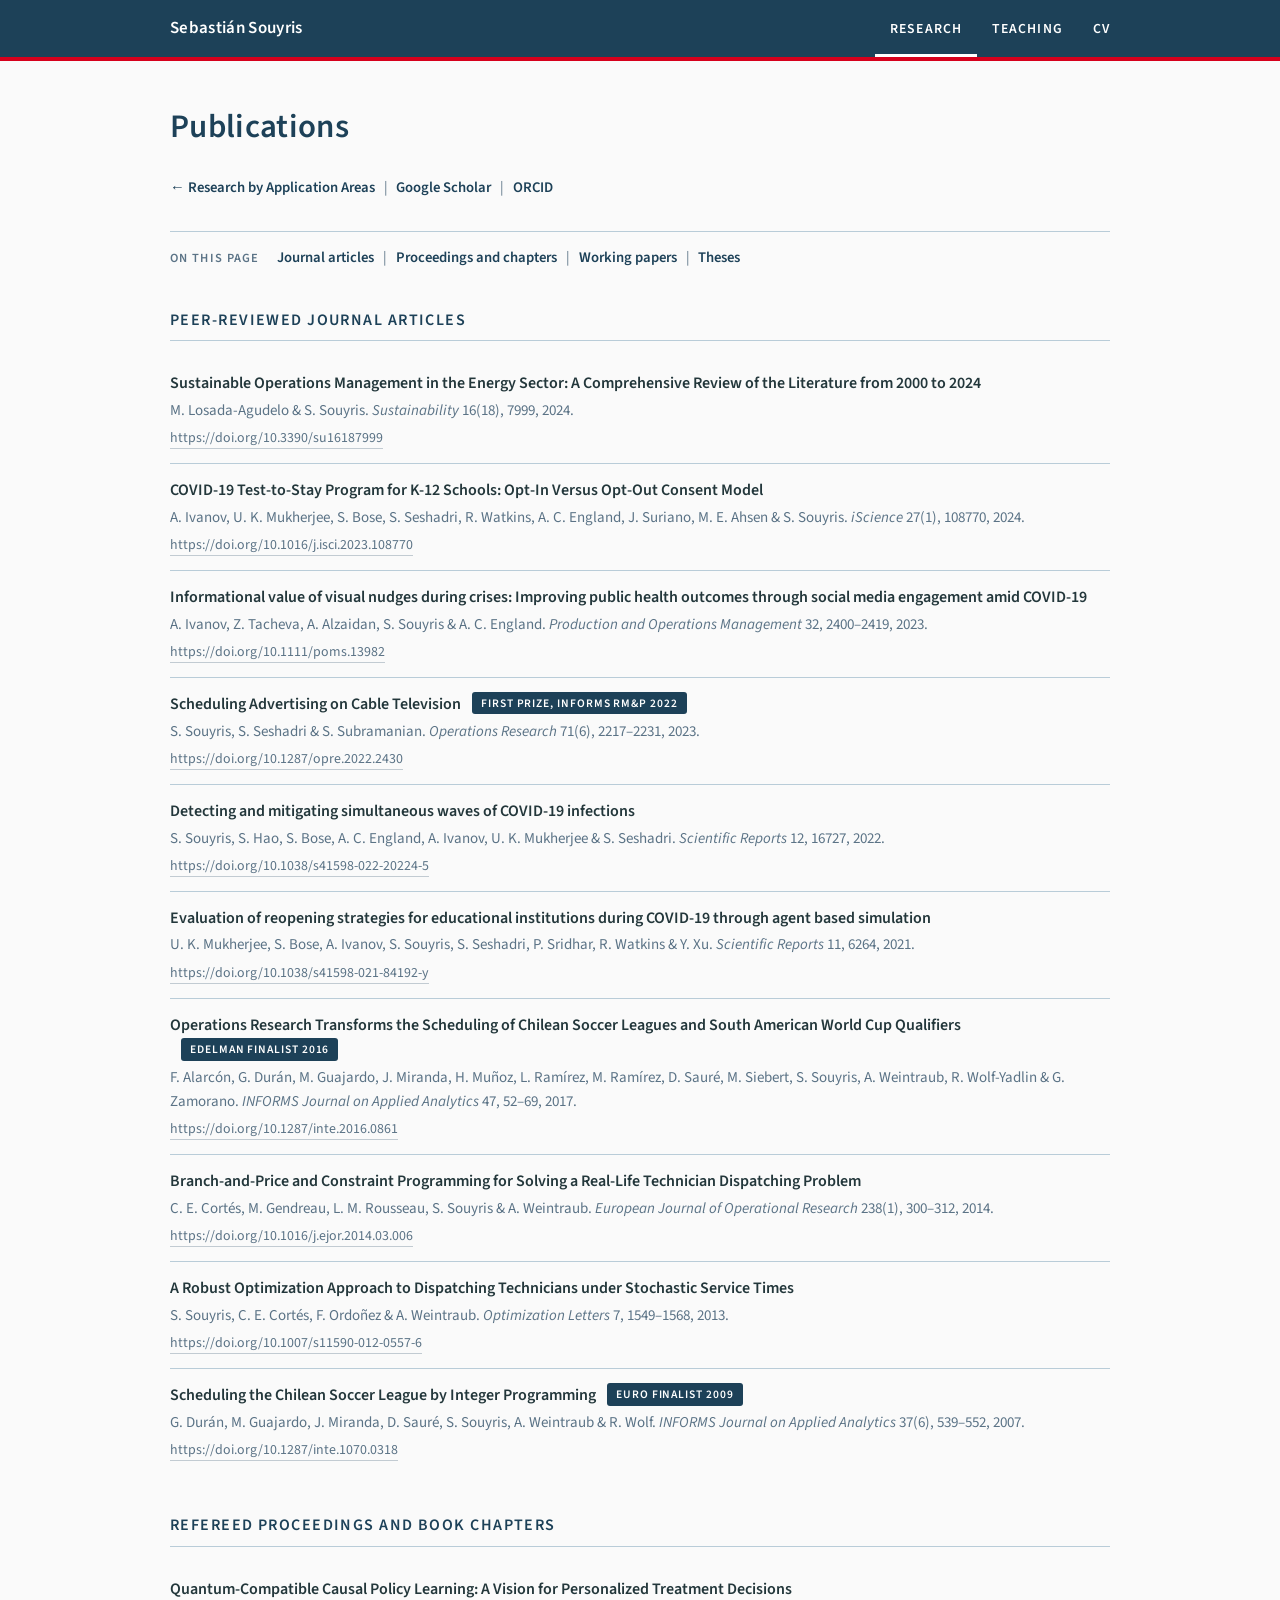
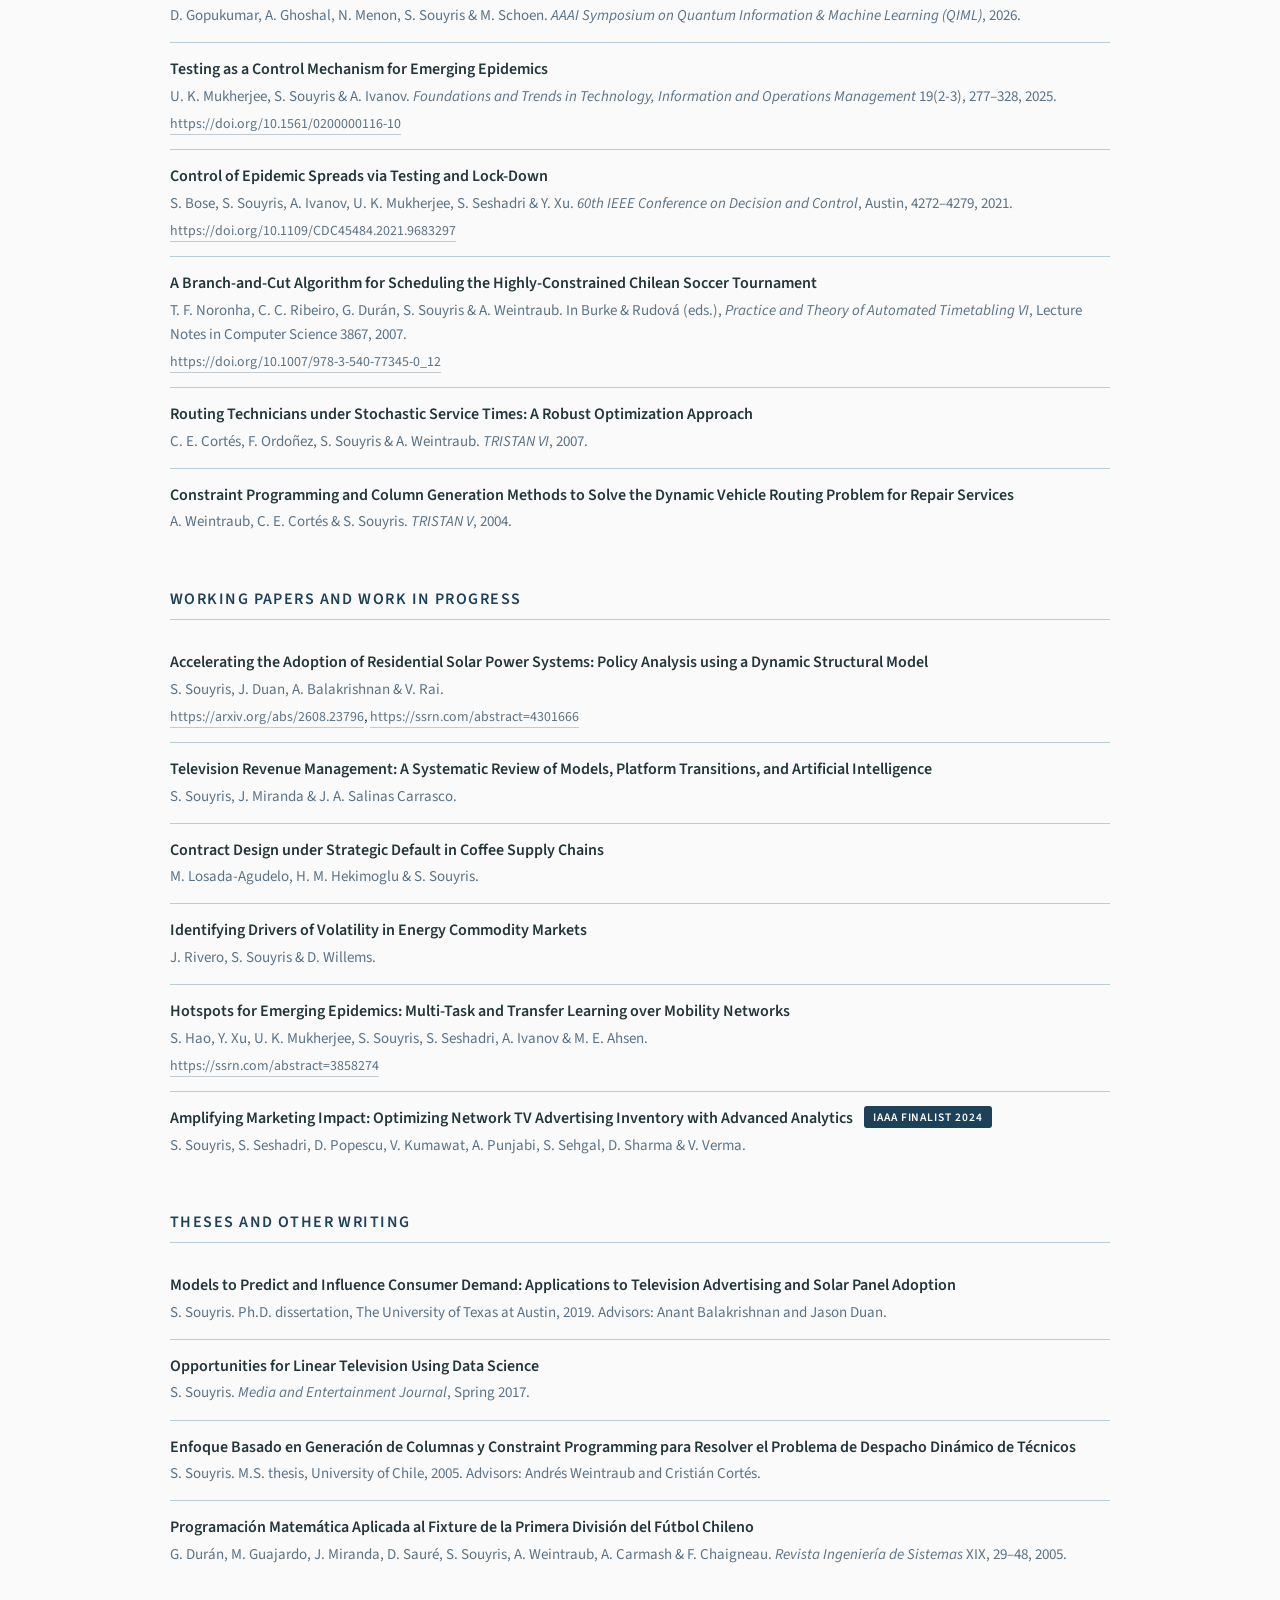
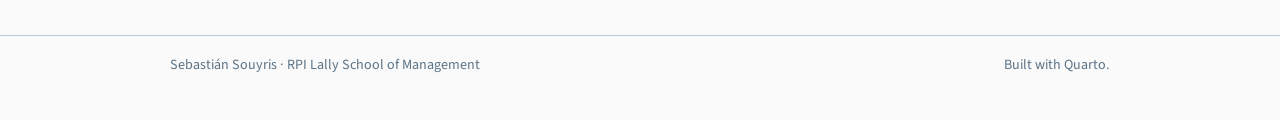
<file: publications.html>
<!DOCTYPE html>
<html xmlns="http://www.w3.org/1999/xhtml" lang="en" xml:lang="en"><head>

<meta charset="utf-8">
<meta name="generator" content="quarto-1.10.18">

<meta name="viewport" content="width=device-width, initial-scale=1.0, user-scalable=yes">

<meta name="description" content="Peer-reviewed journal articles, refereed proceedings and book chapters, working papers, and theses.">

<title>Publications | Sebastián Souyris</title>
<style>
/* Default styles provided by pandoc.
** See https://pandoc.org/MANUAL.html#variables-for-html for config info.
*/
span.smallcaps{font-variant: small-caps;}
div.columns{display: flex; gap: 1.5em;}
div.column{flex: auto;}
@media screen {
div.columns{gap: min(4vw, 1.5em);}
div.column{overflow-x: auto;}
}
div.hanging-indent{margin-left: 1.5em; text-indent: -1.5em;}
ul.task-list{list-style: none;}
ul.task-list li input[type="checkbox"] {
  width: 0.8em;
  margin: 0 0.8em 0.2em -1em; /* quarto-specific, see https://github.com/quarto-dev/quarto-cli/issues/4556 */ 
  vertical-align: middle;
}
.display.math{display: block; text-align: center; margin: 0.5rem auto;}
</style>


<!-- ============================================================
     _includes/head.html
     Wired to `include-in-header` in _quarto.yml, so it reaches all five
     pages. It carries the stylesheet, the icons, and the half of the
     link-preview card that is the same on every page.

     The paths are relative and the site is served from the ORIGIN ROOT
     (https://ssouyris.com/ since September 2026, no path prefix), so
     "assets/site.css" resolves from every page. A course site under
     /MGMT_4100/ would need the same care in reverse; this one does not.

     THE OTHER HALF OF THE CARD IS WRITTEN BY og.py, the second
     post-render step: og:title, og:description and og:url differ per
     page and are derived there from the page's own <title> and
     description, so neither is written twice. Everything below is
     invariant, which is what makes a static include the right place for
     it.

     og:image IS ABSOLUTE AND HAS TO BE. A crawler is not a browser
     resolving a relative path against the document; LinkedIn, Slack and
     X drop a relative og:image silently, which is the usual reason a
     link renders as a bare grey rectangle. This is the one absolute URL
     on the site, and it costs no request at page load because nothing
     but a crawler ever fetches it.

     THE CARD AND THE ICONS ARE BUILT, NOT DRAWN BY HAND:
     `python3 _design/make-card.py` regenerates all three from the
     portrait and the palette. Run it when the photograph or the design
     changes; the outputs are committed.

     NO <meta name="robots"> HERE. The course decks carry a noindex meta;
     this site is meant to be found. publish.sh fails if one appears.
     ============================================================ -->
<link rel="stylesheet" href="assets/site.css">
<meta name="author" content="Sebastián Souyris">

<!-- The tab mark. A 48-pixel PNG rather than a .ico: every browser in
     use reads PNG here, and one file at one size is one thing to keep
     right. apple-touch-icon is the home-screen tile on iOS, which
     ignores rel="icon" and falls back to a screenshot without it. -->
<link rel="icon" href="assets/favicon.png" type="image/png">
<link rel="apple-touch-icon" href="assets/apple-touch-icon.png">

<meta property="og:type" content="profile">
<meta property="og:site_name" content="Sebastián Souyris">
<meta property="og:locale" content="en_US">
<meta property="og:image" content="https://ssouyris.com/assets/og-card.png">
<meta property="og:image:width" content="1200">
<meta property="og:image:height" content="630">
<meta property="og:image:alt" content="Sebastián Souyris, Assistant Professor of Supply Chain and Analytics at the RPI Lally School of Management">

<!-- summary_large_image is the full-width card. The default, "summary",
     crops the same file to a small square beside the text and wastes
     the photograph. -->
<meta name="twitter:card" content="summary_large_image">
<meta name="twitter:image" content="https://ssouyris.com/assets/og-card.png">
<meta name="twitter:image:alt" content="Sebastián Souyris, Assistant Professor of Supply Chain and Analytics at the RPI Lally School of Management">


<!-- og.py: generated, do not edit here -->
<meta property="og:title" content="Publications">
<meta property="og:description" content="Peer-reviewed journal articles, refereed proceedings and book chapters, working papers, and theses.">
<meta property="og:url" content="https://ssouyris.com/publications.html">
<meta name="twitter:title" content="Publications">
<meta name="twitter:description" content="Peer-reviewed journal articles, refereed proceedings and book chapters, working papers, and theses.">
<!-- /og.py -->
</head>

<body>

<!-- ============================================================
     _includes/nav.html
     Wired to `include-before-body`, so every page opens with it.

     The CURRENT-PAGE marker is not here. One file serves five pages, so
     each page sets its own by writing
         <style>#nav-research{box-shadow:inset 0 -3px 0 #fff}</style>
     inside its own body block. CSS in the body is valid and applies, and
     it keeps the whole nav in one file.

     THREE ITEMS, NOT FOUR, since September 2026. `Research` and
     `Publications` were two views of the same dataset: the working
     papers appeared on both, under different groupings, so every visitor
     arriving at the bar had to guess which one held what they wanted and
     the guess cost a page load either way.

     Research keeps the slot because it is the thinking, four areas and
     the argument for each, which is the thing Google Scholar and SSRN
     cannot give anyone. publications.html is still published, still
     indexed, and is reached three ways: a chip at the top of the
     research page, the home page's selected block, and the CV.

     `#nav-publications` IS DELIBERATELY STILL DEFINED in site.css.
     publications.html sets it in its own body block, finds nothing in
     the bar, and marks its parent Research instead, which is where a
     reader on that page believes they are.
     ============================================================ -->
<a class="skip" href="#content">Skip to content</a>
<div class="topbar">
  <div class="inner">
    <!-- THE BRAND IS THE NAME, since the evening of 13 September 2026.
         It read ssouyris.com for part of that day, to match the band
         across the top of the social card. The card, assets/og-card.png,
         still carries the domain, so the two no longer match; rebuild it
         with _design/make-card.py if they should. -->
    <a class="brand" id="nav-home" href="index.html">Sebastián Souyris</a>
    <nav aria-label="Main">
      <a id="nav-research" href="research.html">Research</a>
      <a id="nav-teaching" href="teaching.html">Teaching</a>
      <a id="nav-cv" href="cv.html">CV</a>
    </nav>
  </div>
</div>
<main id="content">

<header id="title-block-header">
<h1 class="title">Publications | Sebastián Souyris</h1>

</header>


<!-- THIS PAGE IS NO LONGER IN THE NAV BAR, so it marks Research, its
     parent, instead. `#nav-publications` matches nothing in the bar and
     is left here only so the pattern every other page follows stays
     visible. A reader who arrived from the research page believes they
     are still under Research, and they are. -->
<style>#nav-research{box-shadow:inset 0 -3px 0 #fff}</style>

<div class="band">
  <div class="pagehead">
    <h1>Publications</h1>
    <div class="chips">
      <a href="research.html">← Research by Application Areas</a>
      <a href="https://scholar.google.com/citations?user=FdBsldYAAAAJ&amp;hl=en" target="_blank" rel="noopener">Google Scholar</a>
      <a href="https://orcid.org/0000-0003-3580-8205" target="_blank" rel="noopener">ORCID</a>
    </div>
  </div>

  <!-- FOUR GROUPS OVER 3.6 SCREENS, and the one a peer usually wants is
       the third. The CV page's index component, reused verbatim: a
       labelled row of anchors separated by bars, with an `id` on
       every section and the scroll-margin that clears the sticky bar. -->
  <nav class="jumps" aria-label="Sections on this page">
    <span class="eyebrow">On this page</span>
    <div class="chips">
      <a href="#articles">Journal articles</a>
      <a href="#proceedings">Proceedings and chapters</a>
      <a href="#working">Working papers</a>
      <a href="#theses">Theses</a>
    </div>
  </nav>

  <section class="sec" id="articles">
    <h2>Peer-reviewed journal articles</h2>
    <ul class="pubs">
      <li><span class="pt">Sustainable Operations Management in the Energy Sector: A Comprehensive Review of the Literature from 2000 to 2024</span>
        <span class="pv">M. Losada-Agudelo &amp; S. Souyris. <em>Sustainability</em> 16(18), 7999, 2024.</span>
        <span class="doi"><a href="https://doi.org/10.3390/su16187999" target="_blank" rel="noopener">https://doi.org/10.3390/su16187999</a></span></li>
      <li><span class="pt">COVID-19 Test-to-Stay Program for K-12 Schools: Opt-In Versus Opt-Out Consent Model</span>
        <span class="pv">A. Ivanov, U. K. Mukherjee, S. Bose, S. Seshadri, R. Watkins, A. C. England, J. Suriano, M. E. Ahsen &amp; S. Souyris. <em>iScience</em> 27(1), 108770, 2024.</span>
        <span class="doi"><a href="https://doi.org/10.1016/j.isci.2023.108770" target="_blank" rel="noopener">https://doi.org/10.1016/j.isci.2023.108770</a></span></li>
      <li><span class="pt">Informational value of visual nudges during crises: Improving public health outcomes through social media engagement amid COVID-19</span>
        <span class="pv">A. Ivanov, Z. Tacheva, A. Alzaidan, S. Souyris &amp; A. C. England. <em>Production and Operations Management</em> 32, 2400–2419, 2023.</span>
        <span class="doi"><a href="https://doi.org/10.1111/poms.13982" target="_blank" rel="noopener">https://doi.org/10.1111/poms.13982</a></span></li>
      <li><span class="pt">Scheduling Advertising on Cable Television</span><span class="mark"><a href="https://www.informs.org/Recognizing-Excellence/Community-Prizes/Revenue-Management-and-Pricing/Revenue-Management-and-Pricing-Practice-Award" target="_blank" rel="noopener">First prize, INFORMS RM&amp;P 2022</a></span>
        <span class="pv">S. Souyris, S. Seshadri &amp; S. Subramanian. <em>Operations Research</em> 71(6), 2217–2231, 2023.</span>
        <span class="doi"><a href="https://doi.org/10.1287/opre.2022.2430" target="_blank" rel="noopener">https://doi.org/10.1287/opre.2022.2430</a></span></li>
      <li><span class="pt">Detecting and mitigating simultaneous waves of COVID-19 infections</span>
        <span class="pv">S. Souyris, S. Hao, S. Bose, A. C. England, A. Ivanov, U. K. Mukherjee &amp; S. Seshadri. <em>Scientific Reports</em> 12, 16727, 2022.</span>
        <span class="doi"><a href="https://doi.org/10.1038/s41598-022-20224-5" target="_blank" rel="noopener">https://doi.org/10.1038/s41598-022-20224-5</a></span></li>
      <li><span class="pt">Evaluation of reopening strategies for educational institutions during COVID-19 through agent based simulation</span>
        <span class="pv">U. K. Mukherjee, S. Bose, A. Ivanov, S. Souyris, S. Seshadri, P. Sridhar, R. Watkins &amp; Y. Xu. <em>Scientific Reports</em> 11, 6264, 2021.</span>
        <span class="doi"><a href="https://doi.org/10.1038/s41598-021-84192-y" target="_blank" rel="noopener">https://doi.org/10.1038/s41598-021-84192-y</a></span></li>
      <li><span class="pt">Operations Research Transforms the Scheduling of Chilean Soccer Leagues and South American World Cup Qualifiers</span><span class="mark"><a href="https://www.informs.org/Recognizing-Excellence/INFORMS-Prizes/Franz-Edelman-Award/Franz-Edelman-Laureates2/Franz-Edelman-Laureates-Class-of-2016" target="_blank" rel="noopener">Edelman finalist 2016</a></span>
        <span class="pv">F. Alarcón, G. Durán, M. Guajardo, J. Miranda, H. Muñoz, L. Ramírez, M. Ramírez, D. Sauré, M. Siebert, S. Souyris, A. Weintraub, R. Wolf-Yadlin &amp; G. Zamorano. <em>INFORMS Journal on Applied Analytics</em> 47, 52–69, 2017.</span>
        <span class="doi"><a href="https://doi.org/10.1287/inte.2016.0861" target="_blank" rel="noopener">https://doi.org/10.1287/inte.2016.0861</a></span></li>
      <li><span class="pt">Branch-and-Price and Constraint Programming for Solving a Real-Life Technician Dispatching Problem</span>
        <span class="pv">C. E. Cortés, M. Gendreau, L. M. Rousseau, S. Souyris &amp; A. Weintraub. <em>European Journal of Operational Research</em> 238(1), 300–312, 2014.</span>
        <span class="doi"><a href="https://doi.org/10.1016/j.ejor.2014.03.006" target="_blank" rel="noopener">https://doi.org/10.1016/j.ejor.2014.03.006</a></span></li>
      <li><span class="pt">A Robust Optimization Approach to Dispatching Technicians under Stochastic Service Times</span>
        <span class="pv">S. Souyris, C. E. Cortés, F. Ordoñez &amp; A. Weintraub. <em>Optimization Letters</em> 7, 1549–1568, 2013.</span>
        <span class="doi"><a href="https://doi.org/10.1007/s11590-012-0557-6" target="_blank" rel="noopener">https://doi.org/10.1007/s11590-012-0557-6</a></span></li>
      <li><span class="pt">Scheduling the Chilean Soccer League by Integer Programming</span><span class="mark"><a href="https://www.euro-online.org/web/pages/1667/previous-finalists-and-winners" target="_blank" rel="noopener">EURO finalist 2009</a></span>
        <span class="pv">G. Durán, M. Guajardo, J. Miranda, D. Sauré, S. Souyris, A. Weintraub &amp; R. Wolf. <em>INFORMS Journal on Applied Analytics</em> 37(6), 539–552, 2007.</span>
        <span class="doi"><a href="https://doi.org/10.1287/inte.1070.0318" target="_blank" rel="noopener">https://doi.org/10.1287/inte.1070.0318</a></span></li>
    </ul>
  </section>

  <section class="sec" id="proceedings">
    <h2>Refereed proceedings and book chapters</h2>
    <ul class="pubs">
      <li><span class="pt">Quantum-Compatible Causal Policy Learning: A Vision for Personalized Treatment Decisions</span>
        <span class="pv">D. Gopukumar, A. Ghoshal, N. Menon, S. Souyris &amp; M. Schoen. <em>AAAI Symposium on Quantum Information &amp; Machine Learning (QIML)</em>, 2026.</span></li>
      <li><span class="pt">Testing as a Control Mechanism for Emerging Epidemics</span>
        <span class="pv">U. K. Mukherjee, S. Souyris &amp; A. Ivanov. <em>Foundations and Trends in Technology, Information and Operations Management</em> 19(2-3), 277–328, 2025.</span>
        <span class="doi"><a href="https://doi.org/10.1561/0200000116-10" target="_blank" rel="noopener">https://doi.org/10.1561/0200000116-10</a></span></li>
      <li><span class="pt">Control of Epidemic Spreads via Testing and Lock-Down</span>
        <span class="pv">S. Bose, S. Souyris, A. Ivanov, U. K. Mukherjee, S. Seshadri &amp; Y. Xu. <em>60th IEEE Conference on Decision and Control</em>, Austin, 4272–4279, 2021.</span>
        <span class="doi"><a href="https://doi.org/10.1109/CDC45484.2021.9683297" target="_blank" rel="noopener">https://doi.org/10.1109/CDC45484.2021.9683297</a></span></li>
      <li><span class="pt">A Branch-and-Cut Algorithm for Scheduling the Highly-Constrained Chilean Soccer Tournament</span>
        <span class="pv">T. F. Noronha, C. C. Ribeiro, G. Durán, S. Souyris &amp; A. Weintraub. In Burke &amp; Rudová (eds.), <em>Practice and Theory of Automated Timetabling VI</em>, Lecture Notes in Computer Science 3867, 2007.</span>
        <span class="doi"><a href="https://doi.org/10.1007/978-3-540-77345-0_12" target="_blank" rel="noopener">https://doi.org/10.1007/978-3-540-77345-0_12</a></span></li>
      <li><span class="pt">Routing Technicians under Stochastic Service Times: A Robust Optimization Approach</span>
        <span class="pv">C. E. Cortés, F. Ordoñez, S. Souyris &amp; A. Weintraub. <em>TRISTAN VI</em>, 2007.</span></li>
      <li><span class="pt">Constraint Programming and Column Generation Methods to Solve the Dynamic Vehicle Routing Problem for Repair Services</span>
        <span class="pv">A. Weintraub, C. E. Cortés &amp; S. Souyris. <em>TRISTAN V</em>, 2004.</span></li>
    </ul>
  </section>

  <section class="sec" id="working">
    <h2>Working papers and work in progress</h2>
    <ul class="pubs">
      <li><span class="pt">Accelerating the Adoption of Residential Solar Power Systems: Policy Analysis using a Dynamic Structural Model</span>
        <span class="pv">S. Souyris, J. Duan, A. Balakrishnan &amp; V. Rai.</span>
        <span class="doi"><a href="https://arxiv.org/abs/2608.23796" target="_blank" rel="noopener">https://arxiv.org/abs/2608.23796</a>,
        <a href="https://ssrn.com/abstract=4301666" target="_blank" rel="noopener">https://ssrn.com/abstract=4301666</a></span></li>
      <li><span class="pt">Television Revenue Management: A Systematic Review of Models, Platform Transitions, and Artificial Intelligence</span>
        <span class="pv">S. Souyris, J. Miranda &amp; J. A. Salinas Carrasco.</span></li>
      <li><span class="pt">Contract Design under Strategic Default in Coffee Supply Chains</span>
        <span class="pv">M. Losada-Agudelo, H. M. Hekimoglu &amp; S. Souyris.</span></li>
      <li><span class="pt">Identifying Drivers of Volatility in Energy Commodity Markets</span>
        <span class="pv">J. Rivero, S. Souyris &amp; D. Willems.</span></li>
      <li><span class="pt">Hotspots for Emerging Epidemics: Multi-Task and Transfer Learning over Mobility Networks</span>
        <span class="pv">S. Hao, Y. Xu, U. K. Mukherjee, S. Souyris, S. Seshadri, A. Ivanov &amp; M. E. Ahsen.</span>
        <span class="doi"><a href="https://ssrn.com/abstract=3858274" target="_blank" rel="noopener">https://ssrn.com/abstract=3858274</a></span></li>
      <li><span class="pt">Amplifying Marketing Impact: Optimizing Network TV Advertising Inventory with Advanced Analytics</span><span class="mark"><a href="https://connect.informs.org/discussion/innovative-applications-in-analytics-award-iaaa-finalists-announced-2#bme06cbbeb-91c5-4976-9a1c-6512e06322a9" target="_blank" rel="noopener">IAAA finalist 2024</a></span>
        <span class="pv">S. Souyris, S. Seshadri, D. Popescu, V. Kumawat, A. Punjabi, S. Sehgal, D. Sharma &amp; V. Verma.</span></li>
    </ul>
  </section>

  <section class="sec" id="theses">
    <h2>Theses and other writing</h2>
    <ul class="pubs">
      <li><span class="pt">Models to Predict and Influence Consumer Demand: Applications to Television Advertising and Solar Panel Adoption</span>
        <span class="pv">S. Souyris. Ph.D. dissertation, The University of Texas at Austin, 2019. Advisors: Anant Balakrishnan and Jason Duan.</span></li>
      <li><span class="pt">Opportunities for Linear Television Using Data Science</span>
        <span class="pv">S. Souyris. <em>Media and Entertainment Journal</em>, Spring 2017.</span></li>
      <li><span class="pt">Enfoque Basado en Generación de Columnas y Constraint Programming para Resolver el Problema de Despacho Dinámico de Técnicos</span>
        <span class="pv">S. Souyris. M.S. thesis, University of Chile, 2005. Advisors: Andrés Weintraub and Cristián Cortés.</span></li>
      <li><span class="pt">Programación Matemática Aplicada al Fixture de la Primera División del Fútbol Chileno</span>
        <span class="pv">G. Durán, M. Guajardo, J. Miranda, D. Sauré, S. Souyris, A. Weintraub, A. Carmash &amp; F. Chaigneau. <em>Revista Ingeniería de Sistemas</em> XIX, 29–48, 2005.</span></li>
    </ul>
  </section>
</div>

</main>
<!-- ============================================================
     _includes/foot.html
     Wired to `include-after-body`. It closes the <main> that nav.html
     opened, which is why the two files are a pair: dropping one from
     _quarto.yml leaves the document unbalanced.
     ============================================================ -->
<footer class="sitefoot">
  <div class="inner">
    <div>
      <a href="https://faculty.rpi.edu/sebastian-souyris" target="_blank" rel="noopener">Sebastián Souyris</a>
      ·
      <a href="https://www.rpi.edu/" target="_blank" rel="noopener">RPI</a>
      <a href="https://lally.rpi.edu/" target="_blank" rel="noopener">Lally School of Management</a>
    </div>
    <div>Built with <a href="https://quarto.org/" target="_blank" rel="noopener">Quarto</a>.</div>
  </div>
</footer>

<!-- ============================================================
     THE ONLY SCRIPT THIS SITE WRITES. Three jobs, no dependency, no
     request.

     ONE, IT LABELS THE CURRENT PAGE FOR A SCREEN READER. The marker a
     sighted reader sees is a white underline, drawn in CSS. A screen
     reader cannot see it, so without a label it reads the four nav
     links with nothing to separate the page you are on from the three
     you are not. `aria-current="page"` is that label and it renders
     nothing.

     IT FINDS THE LINK BY READING THE MARKER RATHER THAN BY MATCHING THE
     URL. One include serves five pages, so each page draws its own
     marker with a one-line <style> in its body. A URL map here would be
     a second copy of that knowledge and would drift: publications.html
     deliberately marks Research, since Publications has no nav item of
     its own, and a map would have to know that. Reading the computed
     inset shadow cannot disagree with what is on screen, because it IS
     what is on screen. Nothing else in the bar sets an inset shadow
     [measured: box-shadow appears in one declaration in site.css].

     TWO, IT PUBLISHES THE STICKY BAR'S MEASURED HEIGHT as --barclear,
     which site.css adds to the scroll-margin of every linked section so
     a heading jumped to from the CV index lands below the bar instead
     of under it.

     WHY MEASURE RATHER THAN HARDCODE. The bar's height is not a
     function of viewport width. Its five nav items wrap against the
     brand, so between 320 and 700 pixels the height moves 58, 120, 58,
     162, 120 and back, flipping every four pixels in places [measured,
     one render, 96 widths]. A fixed scroll-margin is therefore right at
     some widths and wrong at others by up to 100 pixels, and no set of
     media queries fixes a value that is not monotonic in the thing the
     query tests.

     ResizeObserver fires on the wrap itself, not on resize, so it
     catches the case a resize listener misses: a font loading late and
     pushing the nav onto a second line after layout has settled.

     THREE, IT BUILDS THE EMAIL ADDRESS ON A CLICK, so no page carries it
     for a harvester to read. The address exists below only as two
     strings, the part before the @ and the part after, and they are
     joined into a mail link only when a visitor clicks a link marked
     data-mail. Every Email link carries data-mail and a fallback href
     (#contact on cv.html, the section the link sits in). A bot reading
     the HTML finds a link to a section and no address.

     IT IS ITS OWN FUNCTION, after the first, so the early returns there
     (no bar, no ResizeObserver) cannot skip it.

     THE FIRST TWO FAIL SAFE. If the script never runs, the visible marker
     is unaffected (it is CSS), the aria label is simply absent, and the
     --barclear fallback in the CSS (61px, the desktop height) applies,
     so the only cost is a heading landing under the bar at some narrow
     widths.

     THE THIRD DOES NOT, ON PURPOSE. With scripts off, an Email link opens
     its fallback and the address is nowhere on it. The only way to give a
     scripts-off visitor the address is to publish it, which is what this
     job exists to avoid. So the Email links are the one thing on the
     site that depends on this file.
     ============================================================ -->
<script>
  (function () {
    var bar = document.querySelector('.topbar');
    if (!bar) return;

    var links = bar.querySelectorAll('a');
    for (var i = 0; i < links.length; i++) {
      if (getComputedStyle(links[i]).boxShadow.indexOf('inset') > -1) {
        links[i].setAttribute('aria-current', 'page');
        break;
      }
    }

    if (!window.ResizeObserver) return;
    var set = function () {
      document.documentElement.style.setProperty(
        '--barclear', Math.round(bar.getBoundingClientRect().height) + 'px');
    };
    new ResizeObserver(set).observe(bar);
    set();
  })();

  (function () {
    var parts = ['souyrs', 'rpi.edu'];
    var links = document.querySelectorAll('a[data-mail]');
    for (var i = 0; i < links.length; i++) {
      links[i].addEventListener('click', function (e) {
        e.preventDefault();
        window.location.href = 'mailto:' + parts.join('@');
      });
    }
  })();
</script>




</body></html>
</file>
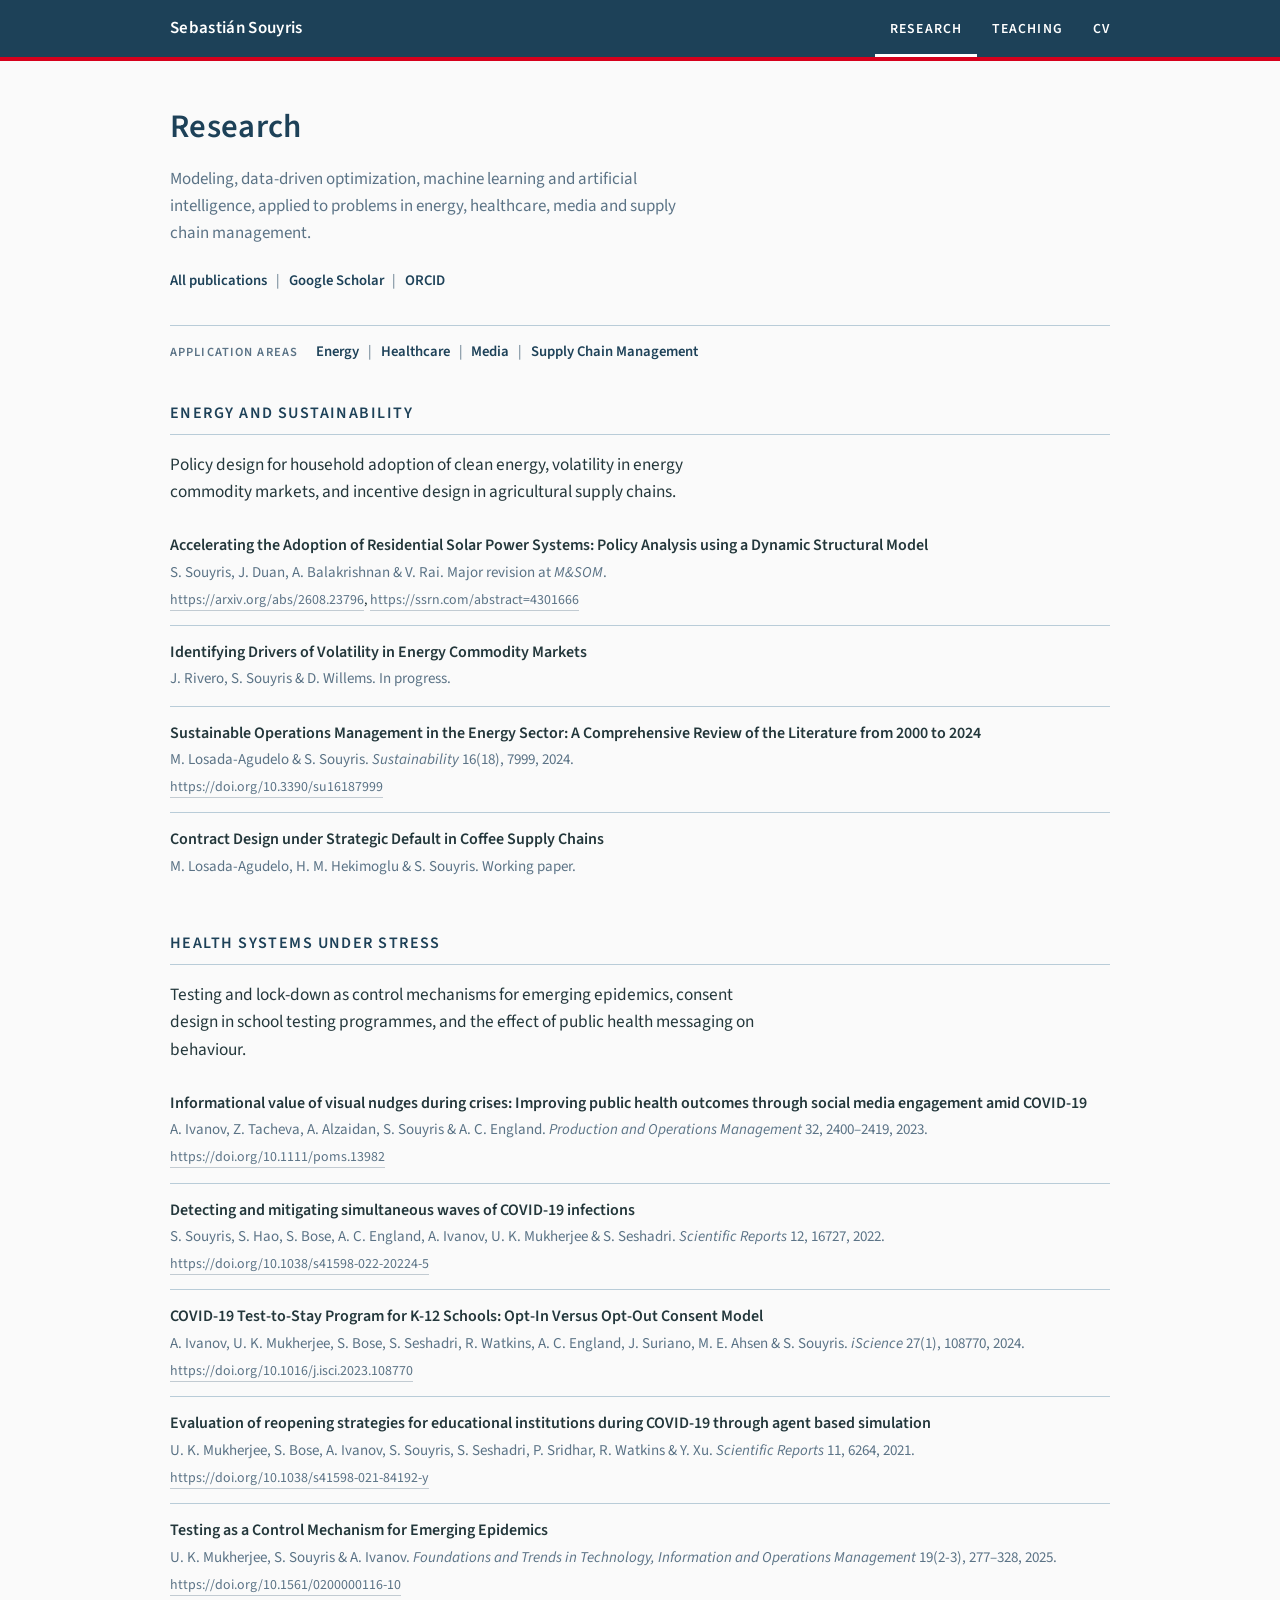
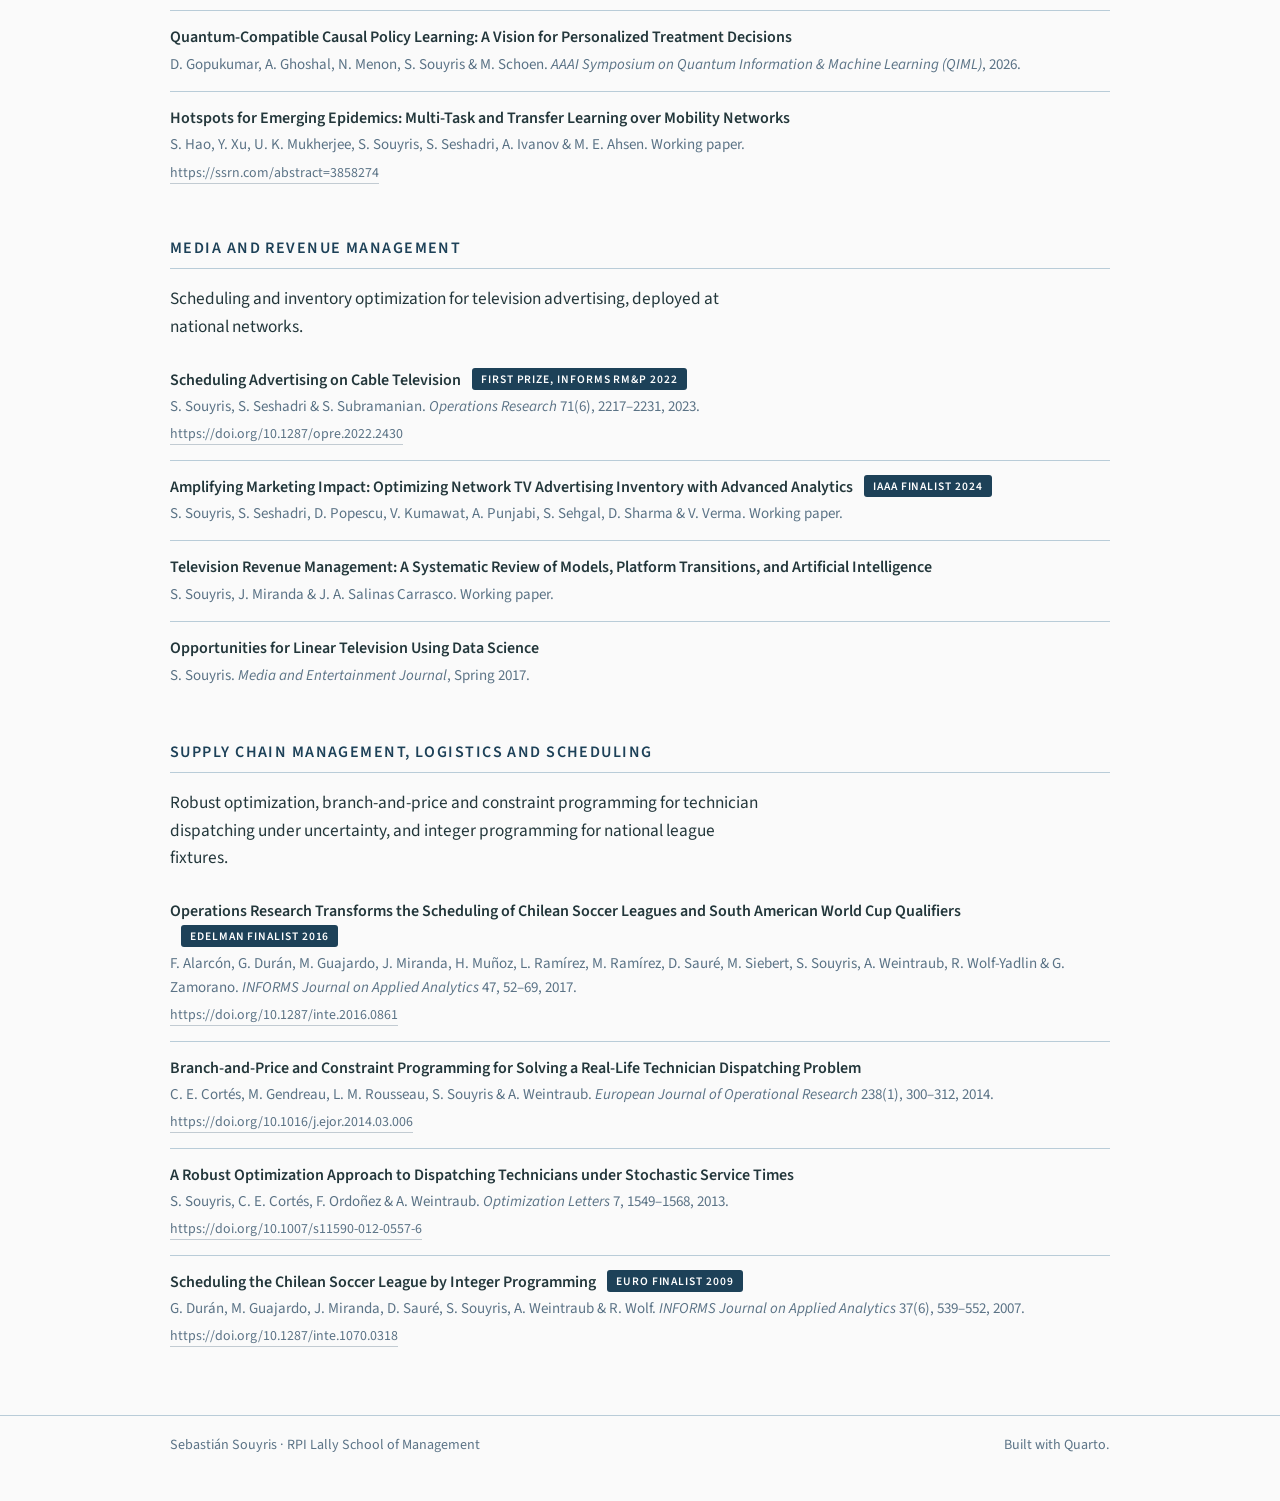
<file: research.html>
<!DOCTYPE html>
<html xmlns="http://www.w3.org/1999/xhtml" lang="en" xml:lang="en"><head>

<meta charset="utf-8">
<meta name="generator" content="quarto-1.10.18">

<meta name="viewport" content="width=device-width, initial-scale=1.0, user-scalable=yes">

<meta name="description" content="Four research areas: energy and sustainability, health systems under stress, media and revenue management, and supply chain management, logistics and scheduling.">

<title>Research | Sebastián Souyris</title>
<style>
/* Default styles provided by pandoc.
** See https://pandoc.org/MANUAL.html#variables-for-html for config info.
*/
span.smallcaps{font-variant: small-caps;}
div.columns{display: flex; gap: 1.5em;}
div.column{flex: auto;}
@media screen {
div.columns{gap: min(4vw, 1.5em);}
div.column{overflow-x: auto;}
}
div.hanging-indent{margin-left: 1.5em; text-indent: -1.5em;}
ul.task-list{list-style: none;}
ul.task-list li input[type="checkbox"] {
  width: 0.8em;
  margin: 0 0.8em 0.2em -1em; /* quarto-specific, see https://github.com/quarto-dev/quarto-cli/issues/4556 */ 
  vertical-align: middle;
}
.display.math{display: block; text-align: center; margin: 0.5rem auto;}
</style>


<!-- ============================================================
     _includes/head.html
     Wired to `include-in-header` in _quarto.yml, so it reaches all five
     pages. It carries the stylesheet, the icons, and the half of the
     link-preview card that is the same on every page.

     The paths are relative and the site is served from the ORIGIN ROOT
     (https://ssouyris.com/ since September 2026, no path prefix), so
     "assets/site.css" resolves from every page. A course site under
     /MGMT_4100/ would need the same care in reverse; this one does not.

     THE OTHER HALF OF THE CARD IS WRITTEN BY og.py, the second
     post-render step: og:title, og:description and og:url differ per
     page and are derived there from the page's own <title> and
     description, so neither is written twice. Everything below is
     invariant, which is what makes a static include the right place for
     it.

     og:image IS ABSOLUTE AND HAS TO BE. A crawler is not a browser
     resolving a relative path against the document; LinkedIn, Slack and
     X drop a relative og:image silently, which is the usual reason a
     link renders as a bare grey rectangle. This is the one absolute URL
     on the site, and it costs no request at page load because nothing
     but a crawler ever fetches it.

     THE CARD AND THE ICONS ARE BUILT, NOT DRAWN BY HAND:
     `python3 _design/make-card.py` regenerates all three from the
     portrait and the palette. Run it when the photograph or the design
     changes; the outputs are committed.

     NO <meta name="robots"> HERE. The course decks carry a noindex meta;
     this site is meant to be found. publish.sh fails if one appears.
     ============================================================ -->
<link rel="stylesheet" href="assets/site.css">
<meta name="author" content="Sebastián Souyris">

<!-- The tab mark. A 48-pixel PNG rather than a .ico: every browser in
     use reads PNG here, and one file at one size is one thing to keep
     right. apple-touch-icon is the home-screen tile on iOS, which
     ignores rel="icon" and falls back to a screenshot without it. -->
<link rel="icon" href="assets/favicon.png" type="image/png">
<link rel="apple-touch-icon" href="assets/apple-touch-icon.png">

<meta property="og:type" content="profile">
<meta property="og:site_name" content="Sebastián Souyris">
<meta property="og:locale" content="en_US">
<meta property="og:image" content="https://ssouyris.com/assets/og-card.png">
<meta property="og:image:width" content="1200">
<meta property="og:image:height" content="630">
<meta property="og:image:alt" content="Sebastián Souyris, Assistant Professor of Supply Chain and Analytics at the RPI Lally School of Management">

<!-- summary_large_image is the full-width card. The default, "summary",
     crops the same file to a small square beside the text and wastes
     the photograph. -->
<meta name="twitter:card" content="summary_large_image">
<meta name="twitter:image" content="https://ssouyris.com/assets/og-card.png">
<meta name="twitter:image:alt" content="Sebastián Souyris, Assistant Professor of Supply Chain and Analytics at the RPI Lally School of Management">


<!-- og.py: generated, do not edit here -->
<meta property="og:title" content="Research">
<meta property="og:description" content="Four research areas: energy and sustainability, health systems under stress, media and revenue management, and supply chain management, logistics and scheduling.">
<meta property="og:url" content="https://ssouyris.com/research.html">
<meta name="twitter:title" content="Research">
<meta name="twitter:description" content="Four research areas: energy and sustainability, health systems under stress, media and revenue management, and supply chain management, logistics and scheduling.">
<!-- /og.py -->
</head>

<body>

<!-- ============================================================
     _includes/nav.html
     Wired to `include-before-body`, so every page opens with it.

     The CURRENT-PAGE marker is not here. One file serves five pages, so
     each page sets its own by writing
         <style>#nav-research{box-shadow:inset 0 -3px 0 #fff}</style>
     inside its own body block. CSS in the body is valid and applies, and
     it keeps the whole nav in one file.

     THREE ITEMS, NOT FOUR, since September 2026. `Research` and
     `Publications` were two views of the same dataset: the working
     papers appeared on both, under different groupings, so every visitor
     arriving at the bar had to guess which one held what they wanted and
     the guess cost a page load either way.

     Research keeps the slot because it is the thinking, four areas and
     the argument for each, which is the thing Google Scholar and SSRN
     cannot give anyone. publications.html is still published, still
     indexed, and is reached three ways: a chip at the top of the
     research page, the home page's selected block, and the CV.

     `#nav-publications` IS DELIBERATELY STILL DEFINED in site.css.
     publications.html sets it in its own body block, finds nothing in
     the bar, and marks its parent Research instead, which is where a
     reader on that page believes they are.
     ============================================================ -->
<a class="skip" href="#content">Skip to content</a>
<div class="topbar">
  <div class="inner">
    <!-- THE BRAND IS THE NAME, since the evening of 13 September 2026.
         It read ssouyris.com for part of that day, to match the band
         across the top of the social card. The card, assets/og-card.png,
         still carries the domain, so the two no longer match; rebuild it
         with _design/make-card.py if they should. -->
    <a class="brand" id="nav-home" href="index.html">Sebastián Souyris</a>
    <nav aria-label="Main">
      <a id="nav-research" href="research.html">Research</a>
      <a id="nav-teaching" href="teaching.html">Teaching</a>
      <a id="nav-cv" href="cv.html">CV</a>
    </nav>
  </div>
</div>
<main id="content">

<header id="title-block-header">
<h1 class="title">Research | Sebastián Souyris</h1>

</header>


<style>#nav-research{box-shadow:inset 0 -3px 0 #fff}</style>

<div class="band">
  <div class="pagehead">
    <h1>Research</h1>
    <p class="stand">Modeling, data-driven optimization, machine learning and
    artificial intelligence, applied to problems in energy, healthcare,
    media and supply chain management.</p>
    <!-- THE ONLY DOOR TO publications.html FROM THE BAR, since the nav
         went to three items in September 2026. It is first in the row
         and it is an internal link, so it carries no target or rel. -->
    <div class="chips">
      <a href="publications.html">All publications</a>
      <a href="https://scholar.google.com/citations?user=FdBsldYAAAAJ&amp;hl=en" target="_blank" rel="noopener">Google Scholar</a>
      <a href="https://orcid.org/0000-0003-3580-8205" target="_blank" rel="noopener">ORCID</a>
    </div>
  </div>

  <nav class="jumps" aria-label="Sections on this page">
    <span class="eyebrow">Application Areas </span>
    <div class="chips">
      <a href="#energy">Energy</a>
      <a href="#health">Healthcare</a>
      <a href="#media">Media</a>
      <a href="#logistics">Supply Chain Management</a>
    </div>
  </nav>

  <section class="sec" id="energy">
    <h2>Energy and sustainability</h2>
    <p class="lede">Policy design for household adoption of clean energy,
    volatility in energy commodity markets, and incentive design in
    agricultural supply chains.</p>
    <ul class="pubs">
      <li><span class="pt">Accelerating the Adoption of Residential Solar Power Systems: Policy Analysis using a Dynamic Structural Model</span>
        <span class="pv">S. Souyris, J. Duan, A. Balakrishnan &amp; V. Rai. Major revision at <em>M&amp;SOM</em>.</span>
        <span class="doi"><a href="https://arxiv.org/abs/2608.23796" target="_blank" rel="noopener">https://arxiv.org/abs/2608.23796</a>,
        <a href="https://ssrn.com/abstract=4301666" target="_blank" rel="noopener">https://ssrn.com/abstract=4301666</a></span></li>
      <li><span class="pt">Identifying Drivers of Volatility in Energy Commodity Markets</span>
        <span class="pv">J. Rivero, S. Souyris &amp; D. Willems. In progress.</span></li>
      <li><span class="pt">Sustainable Operations Management in the Energy Sector: A Comprehensive Review of the Literature from 2000 to 2024</span>
        <span class="pv">M. Losada-Agudelo &amp; S. Souyris. <em>Sustainability</em> 16(18), 7999, 2024.</span>
        <span class="doi"><a href="https://doi.org/10.3390/su16187999" target="_blank" rel="noopener">https://doi.org/10.3390/su16187999</a></span></li>
      <li><span class="pt">Contract Design under Strategic Default in Coffee Supply Chains</span>
        <span class="pv">M. Losada-Agudelo, H. M. Hekimoglu &amp; S. Souyris. Working paper.</span></li>
    </ul>
  </section>

  <section class="sec" id="health">
    <h2>Health systems under stress</h2>
    <p class="lede">Testing and lock-down as control mechanisms for
    emerging epidemics, consent design in school testing programmes, and
    the effect of public health messaging on behaviour.</p>
    <ul class="pubs">
      <li><span class="pt">Informational value of visual nudges during crises: Improving public health outcomes through social media engagement amid COVID-19</span>
        <span class="pv">A. Ivanov, Z. Tacheva, A. Alzaidan, S. Souyris &amp; A. C. England. <em>Production and Operations Management</em> 32, 2400–2419, 2023.</span>
        <span class="doi"><a href="https://doi.org/10.1111/poms.13982" target="_blank" rel="noopener">https://doi.org/10.1111/poms.13982</a></span></li>
      <li><span class="pt">Detecting and mitigating simultaneous waves of COVID-19 infections</span>
        <span class="pv">S. Souyris, S. Hao, S. Bose, A. C. England, A. Ivanov, U. K. Mukherjee &amp; S. Seshadri. <em>Scientific Reports</em> 12, 16727, 2022.</span>
        <span class="doi"><a href="https://doi.org/10.1038/s41598-022-20224-5" target="_blank" rel="noopener">https://doi.org/10.1038/s41598-022-20224-5</a></span></li>
      <li><span class="pt">COVID-19 Test-to-Stay Program for K-12 Schools: Opt-In Versus Opt-Out Consent Model</span>
        <span class="pv">A. Ivanov, U. K. Mukherjee, S. Bose, S. Seshadri, R. Watkins, A. C. England, J. Suriano, M. E. Ahsen &amp; S. Souyris. <em>iScience</em> 27(1), 108770, 2024.</span>
        <span class="doi"><a href="https://doi.org/10.1016/j.isci.2023.108770" target="_blank" rel="noopener">https://doi.org/10.1016/j.isci.2023.108770</a></span></li>
      <li><span class="pt">Evaluation of reopening strategies for educational institutions during COVID-19 through agent based simulation</span>
        <span class="pv">U. K. Mukherjee, S. Bose, A. Ivanov, S. Souyris, S. Seshadri, P. Sridhar, R. Watkins &amp; Y. Xu. <em>Scientific Reports</em> 11, 6264, 2021.</span>
        <span class="doi"><a href="https://doi.org/10.1038/s41598-021-84192-y" target="_blank" rel="noopener">https://doi.org/10.1038/s41598-021-84192-y</a></span></li>
      <li><span class="pt">Testing as a Control Mechanism for Emerging Epidemics</span>
        <span class="pv">U. K. Mukherjee, S. Souyris &amp; A. Ivanov. <em>Foundations and Trends in Technology, Information and Operations Management</em> 19(2-3), 277–328, 2025.</span>
        <span class="doi"><a href="https://doi.org/10.1561/0200000116-10" target="_blank" rel="noopener">https://doi.org/10.1561/0200000116-10</a></span></li>
      <li><span class="pt">Quantum-Compatible Causal Policy Learning: A Vision for Personalized Treatment Decisions</span>
        <span class="pv">D. Gopukumar, A. Ghoshal, N. Menon, S. Souyris &amp; M. Schoen. <em>AAAI Symposium on Quantum Information &amp; Machine Learning (QIML)</em>, 2026.</span></li>
      <li><span class="pt">Hotspots for Emerging Epidemics: Multi-Task and Transfer Learning over Mobility Networks</span>
        <span class="pv">S. Hao, Y. Xu, U. K. Mukherjee, S. Souyris, S. Seshadri, A. Ivanov &amp; M. E. Ahsen. Working paper.</span>
        <span class="doi"><a href="https://ssrn.com/abstract=3858274" target="_blank" rel="noopener">https://ssrn.com/abstract=3858274</a></span></li>
    </ul>
  </section>

  <section class="sec" id="media">
    <h2>Media and revenue management</h2>
    <p class="lede">Scheduling and inventory optimization for television
    advertising, deployed at national networks.</p>
    <ul class="pubs">
      <li><span class="pt">Scheduling Advertising on Cable Television</span><span class="mark"><a href="https://www.informs.org/Recognizing-Excellence/Community-Prizes/Revenue-Management-and-Pricing/Revenue-Management-and-Pricing-Practice-Award" target="_blank" rel="noopener">First prize, INFORMS RM&amp;P 2022</a></span>
        <span class="pv">S. Souyris, S. Seshadri &amp; S. Subramanian. <em>Operations Research</em> 71(6), 2217–2231, 2023.</span>
        <span class="doi"><a href="https://doi.org/10.1287/opre.2022.2430" target="_blank" rel="noopener">https://doi.org/10.1287/opre.2022.2430</a></span></li>
      <li><span class="pt">Amplifying Marketing Impact: Optimizing Network TV Advertising Inventory with Advanced Analytics</span><span class="mark"><a href="https://connect.informs.org/discussion/innovative-applications-in-analytics-award-iaaa-finalists-announced-2#bme06cbbeb-91c5-4976-9a1c-6512e06322a9" target="_blank" rel="noopener">IAAA finalist 2024</a></span>
        <span class="pv">S. Souyris, S. Seshadri, D. Popescu, V. Kumawat, A. Punjabi, S. Sehgal, D. Sharma &amp; V. Verma. Working paper.</span></li>
      <li><span class="pt">Television Revenue Management: A Systematic Review of Models, Platform Transitions, and Artificial Intelligence</span>
        <span class="pv">S. Souyris, J. Miranda &amp; J. A. Salinas Carrasco. Working paper.</span></li>
      <li><span class="pt">Opportunities for Linear Television Using Data Science</span>
        <span class="pv">S. Souyris. <em>Media and Entertainment Journal</em>, Spring 2017.</span></li>
    </ul>
  </section>

  <section class="sec" id="logistics">
    <h2>Supply chain management, logistics and scheduling</h2>
    <p class="lede">Robust optimization, branch-and-price and constraint
    programming for technician dispatching under uncertainty, and integer
    programming for national league fixtures.</p>
    <ul class="pubs">
      <li><span class="pt">Operations Research Transforms the Scheduling of Chilean Soccer Leagues and South American World Cup Qualifiers</span><span class="mark"><a href="https://www.informs.org/Recognizing-Excellence/INFORMS-Prizes/Franz-Edelman-Award/Franz-Edelman-Laureates2/Franz-Edelman-Laureates-Class-of-2016" target="_blank" rel="noopener">Edelman finalist 2016</a></span>
        <span class="pv">F. Alarcón, G. Durán, M. Guajardo, J. Miranda, H. Muñoz, L. Ramírez, M. Ramírez, D. Sauré, M. Siebert, S. Souyris, A. Weintraub, R. Wolf-Yadlin &amp; G. Zamorano. <em>INFORMS Journal on Applied Analytics</em> 47, 52–69, 2017.</span>
        <span class="doi"><a href="https://doi.org/10.1287/inte.2016.0861" target="_blank" rel="noopener">https://doi.org/10.1287/inte.2016.0861</a></span></li>
      <li><span class="pt">Branch-and-Price and Constraint Programming for Solving a Real-Life Technician Dispatching Problem</span>
        <span class="pv">C. E. Cortés, M. Gendreau, L. M. Rousseau, S. Souyris &amp; A. Weintraub. <em>European Journal of Operational Research</em> 238(1), 300–312, 2014.</span>
        <span class="doi"><a href="https://doi.org/10.1016/j.ejor.2014.03.006" target="_blank" rel="noopener">https://doi.org/10.1016/j.ejor.2014.03.006</a></span></li>
      <li><span class="pt">A Robust Optimization Approach to Dispatching Technicians under Stochastic Service Times</span>
        <span class="pv">S. Souyris, C. E. Cortés, F. Ordoñez &amp; A. Weintraub. <em>Optimization Letters</em> 7, 1549–1568, 2013.</span>
        <span class="doi"><a href="https://doi.org/10.1007/s11590-012-0557-6" target="_blank" rel="noopener">https://doi.org/10.1007/s11590-012-0557-6</a></span></li>
      <li><span class="pt">Scheduling the Chilean Soccer League by Integer Programming</span><span class="mark"><a href="https://www.euro-online.org/web/pages/1667/previous-finalists-and-winners" target="_blank" rel="noopener">EURO finalist 2009</a></span>
        <span class="pv">G. Durán, M. Guajardo, J. Miranda, D. Sauré, S. Souyris, A. Weintraub &amp; R. Wolf. <em>INFORMS Journal on Applied Analytics</em> 37(6), 539–552, 2007.</span>
        <span class="doi"><a href="https://doi.org/10.1287/inte.1070.0318" target="_blank" rel="noopener">https://doi.org/10.1287/inte.1070.0318</a></span></li>
    </ul>
  </section>

  <!-- THE "COMPLETE LIST" SECTION WAS HERE AND IS GONE. It held two
       links, one of which is now the first chip at the top of the page
       and the other of which the nav bar carries. A closing section
       whose whole content is two links the reader has already passed is
       a footer pretending to be a section. -->
</div>

</main>
<!-- ============================================================
     _includes/foot.html
     Wired to `include-after-body`. It closes the <main> that nav.html
     opened, which is why the two files are a pair: dropping one from
     _quarto.yml leaves the document unbalanced.
     ============================================================ -->
<footer class="sitefoot">
  <div class="inner">
    <div>
      <a href="https://faculty.rpi.edu/sebastian-souyris" target="_blank" rel="noopener">Sebastián Souyris</a>
      ·
      <a href="https://www.rpi.edu/" target="_blank" rel="noopener">RPI</a>
      <a href="https://lally.rpi.edu/" target="_blank" rel="noopener">Lally School of Management</a>
    </div>
    <div>Built with <a href="https://quarto.org/" target="_blank" rel="noopener">Quarto</a>.</div>
  </div>
</footer>

<!-- ============================================================
     THE ONLY SCRIPT THIS SITE WRITES. Three jobs, no dependency, no
     request.

     ONE, IT LABELS THE CURRENT PAGE FOR A SCREEN READER. The marker a
     sighted reader sees is a white underline, drawn in CSS. A screen
     reader cannot see it, so without a label it reads the four nav
     links with nothing to separate the page you are on from the three
     you are not. `aria-current="page"` is that label and it renders
     nothing.

     IT FINDS THE LINK BY READING THE MARKER RATHER THAN BY MATCHING THE
     URL. One include serves five pages, so each page draws its own
     marker with a one-line <style> in its body. A URL map here would be
     a second copy of that knowledge and would drift: publications.html
     deliberately marks Research, since Publications has no nav item of
     its own, and a map would have to know that. Reading the computed
     inset shadow cannot disagree with what is on screen, because it IS
     what is on screen. Nothing else in the bar sets an inset shadow
     [measured: box-shadow appears in one declaration in site.css].

     TWO, IT PUBLISHES THE STICKY BAR'S MEASURED HEIGHT as --barclear,
     which site.css adds to the scroll-margin of every linked section so
     a heading jumped to from the CV index lands below the bar instead
     of under it.

     WHY MEASURE RATHER THAN HARDCODE. The bar's height is not a
     function of viewport width. Its five nav items wrap against the
     brand, so between 320 and 700 pixels the height moves 58, 120, 58,
     162, 120 and back, flipping every four pixels in places [measured,
     one render, 96 widths]. A fixed scroll-margin is therefore right at
     some widths and wrong at others by up to 100 pixels, and no set of
     media queries fixes a value that is not monotonic in the thing the
     query tests.

     ResizeObserver fires on the wrap itself, not on resize, so it
     catches the case a resize listener misses: a font loading late and
     pushing the nav onto a second line after layout has settled.

     THREE, IT BUILDS THE EMAIL ADDRESS ON A CLICK, so no page carries it
     for a harvester to read. The address exists below only as two
     strings, the part before the @ and the part after, and they are
     joined into a mail link only when a visitor clicks a link marked
     data-mail. Every Email link carries data-mail and a fallback href
     (#contact on cv.html, the section the link sits in). A bot reading
     the HTML finds a link to a section and no address.

     IT IS ITS OWN FUNCTION, after the first, so the early returns there
     (no bar, no ResizeObserver) cannot skip it.

     THE FIRST TWO FAIL SAFE. If the script never runs, the visible marker
     is unaffected (it is CSS), the aria label is simply absent, and the
     --barclear fallback in the CSS (61px, the desktop height) applies,
     so the only cost is a heading landing under the bar at some narrow
     widths.

     THE THIRD DOES NOT, ON PURPOSE. With scripts off, an Email link opens
     its fallback and the address is nowhere on it. The only way to give a
     scripts-off visitor the address is to publish it, which is what this
     job exists to avoid. So the Email links are the one thing on the
     site that depends on this file.
     ============================================================ -->
<script>
  (function () {
    var bar = document.querySelector('.topbar');
    if (!bar) return;

    var links = bar.querySelectorAll('a');
    for (var i = 0; i < links.length; i++) {
      if (getComputedStyle(links[i]).boxShadow.indexOf('inset') > -1) {
        links[i].setAttribute('aria-current', 'page');
        break;
      }
    }

    if (!window.ResizeObserver) return;
    var set = function () {
      document.documentElement.style.setProperty(
        '--barclear', Math.round(bar.getBoundingClientRect().height) + 'px');
    };
    new ResizeObserver(set).observe(bar);
    set();
  })();

  (function () {
    var parts = ['souyrs', 'rpi.edu'];
    var links = document.querySelectorAll('a[data-mail]');
    for (var i = 0; i < links.length; i++) {
      links[i].addEventListener('click', function (e) {
        e.preventDefault();
        window.location.href = 'mailto:' + parts.join('@');
      });
    }
  })();
</script>




</body></html>
</file>
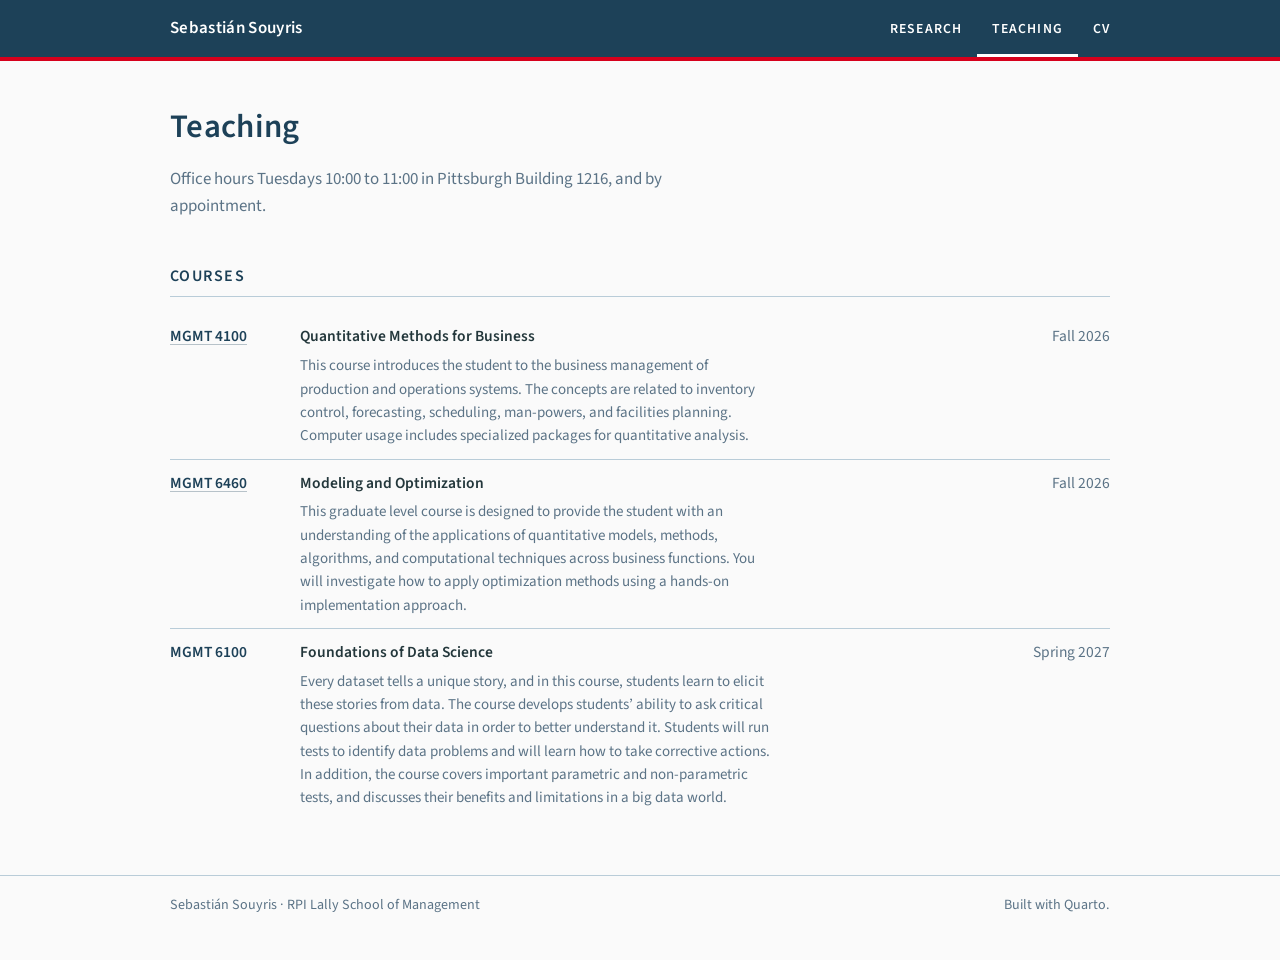
<file: teaching.html>
<!DOCTYPE html>
<html xmlns="http://www.w3.org/1999/xhtml" lang="en" xml:lang="en"><head>

<meta charset="utf-8">
<meta name="generator" content="quarto-1.10.18">

<meta name="viewport" content="width=device-width, initial-scale=1.0, user-scalable=yes">

<meta name="description" content="MGMT 4100 Quantitative Methods for Business, MGMT 6460 Modeling and Optimization, and MGMT 6100 Foundations of Data Science at the Lally School of Management.">

<title>Teaching | Sebastián Souyris</title>
<style>
/* Default styles provided by pandoc.
** See https://pandoc.org/MANUAL.html#variables-for-html for config info.
*/
span.smallcaps{font-variant: small-caps;}
div.columns{display: flex; gap: 1.5em;}
div.column{flex: auto;}
@media screen {
div.columns{gap: min(4vw, 1.5em);}
div.column{overflow-x: auto;}
}
div.hanging-indent{margin-left: 1.5em; text-indent: -1.5em;}
ul.task-list{list-style: none;}
ul.task-list li input[type="checkbox"] {
  width: 0.8em;
  margin: 0 0.8em 0.2em -1em; /* quarto-specific, see https://github.com/quarto-dev/quarto-cli/issues/4556 */ 
  vertical-align: middle;
}
.display.math{display: block; text-align: center; margin: 0.5rem auto;}
</style>


<!-- ============================================================
     _includes/head.html
     Wired to `include-in-header` in _quarto.yml, so it reaches all five
     pages. It carries the stylesheet, the icons, and the half of the
     link-preview card that is the same on every page.

     The paths are relative and the site is served from the ORIGIN ROOT
     (https://ssouyris.com/ since September 2026, no path prefix), so
     "assets/site.css" resolves from every page. A course site under
     /MGMT_4100/ would need the same care in reverse; this one does not.

     THE OTHER HALF OF THE CARD IS WRITTEN BY og.py, the second
     post-render step: og:title, og:description and og:url differ per
     page and are derived there from the page's own <title> and
     description, so neither is written twice. Everything below is
     invariant, which is what makes a static include the right place for
     it.

     og:image IS ABSOLUTE AND HAS TO BE. A crawler is not a browser
     resolving a relative path against the document; LinkedIn, Slack and
     X drop a relative og:image silently, which is the usual reason a
     link renders as a bare grey rectangle. This is the one absolute URL
     on the site, and it costs no request at page load because nothing
     but a crawler ever fetches it.

     THE CARD AND THE ICONS ARE BUILT, NOT DRAWN BY HAND:
     `python3 _design/make-card.py` regenerates all three from the
     portrait and the palette. Run it when the photograph or the design
     changes; the outputs are committed.

     NO <meta name="robots"> HERE. The course decks carry a noindex meta;
     this site is meant to be found. publish.sh fails if one appears.
     ============================================================ -->
<link rel="stylesheet" href="assets/site.css">
<meta name="author" content="Sebastián Souyris">

<!-- The tab mark. A 48-pixel PNG rather than a .ico: every browser in
     use reads PNG here, and one file at one size is one thing to keep
     right. apple-touch-icon is the home-screen tile on iOS, which
     ignores rel="icon" and falls back to a screenshot without it. -->
<link rel="icon" href="assets/favicon.png" type="image/png">
<link rel="apple-touch-icon" href="assets/apple-touch-icon.png">

<meta property="og:type" content="profile">
<meta property="og:site_name" content="Sebastián Souyris">
<meta property="og:locale" content="en_US">
<meta property="og:image" content="https://ssouyris.com/assets/og-card.png">
<meta property="og:image:width" content="1200">
<meta property="og:image:height" content="630">
<meta property="og:image:alt" content="Sebastián Souyris, Assistant Professor of Supply Chain and Analytics at the RPI Lally School of Management">

<!-- summary_large_image is the full-width card. The default, "summary",
     crops the same file to a small square beside the text and wastes
     the photograph. -->
<meta name="twitter:card" content="summary_large_image">
<meta name="twitter:image" content="https://ssouyris.com/assets/og-card.png">
<meta name="twitter:image:alt" content="Sebastián Souyris, Assistant Professor of Supply Chain and Analytics at the RPI Lally School of Management">


<!-- og.py: generated, do not edit here -->
<meta property="og:title" content="Teaching">
<meta property="og:description" content="MGMT 4100 Quantitative Methods for Business, MGMT 6460 Modeling and Optimization, and MGMT 6100 Foundations of Data Science at the Lally School of Management.">
<meta property="og:url" content="https://ssouyris.com/teaching.html">
<meta name="twitter:title" content="Teaching">
<meta name="twitter:description" content="MGMT 4100 Quantitative Methods for Business, MGMT 6460 Modeling and Optimization, and MGMT 6100 Foundations of Data Science at the Lally School of Management.">
<!-- /og.py -->
</head>

<body>

<!-- ============================================================
     _includes/nav.html
     Wired to `include-before-body`, so every page opens with it.

     The CURRENT-PAGE marker is not here. One file serves five pages, so
     each page sets its own by writing
         <style>#nav-research{box-shadow:inset 0 -3px 0 #fff}</style>
     inside its own body block. CSS in the body is valid and applies, and
     it keeps the whole nav in one file.

     THREE ITEMS, NOT FOUR, since September 2026. `Research` and
     `Publications` were two views of the same dataset: the working
     papers appeared on both, under different groupings, so every visitor
     arriving at the bar had to guess which one held what they wanted and
     the guess cost a page load either way.

     Research keeps the slot because it is the thinking, four areas and
     the argument for each, which is the thing Google Scholar and SSRN
     cannot give anyone. publications.html is still published, still
     indexed, and is reached three ways: a chip at the top of the
     research page, the home page's selected block, and the CV.

     `#nav-publications` IS DELIBERATELY STILL DEFINED in site.css.
     publications.html sets it in its own body block, finds nothing in
     the bar, and marks its parent Research instead, which is where a
     reader on that page believes they are.
     ============================================================ -->
<a class="skip" href="#content">Skip to content</a>
<div class="topbar">
  <div class="inner">
    <!-- THE BRAND IS THE NAME, since the evening of 13 September 2026.
         It read ssouyris.com for part of that day, to match the band
         across the top of the social card. The card, assets/og-card.png,
         still carries the domain, so the two no longer match; rebuild it
         with _design/make-card.py if they should. -->
    <a class="brand" id="nav-home" href="index.html">Sebastián Souyris</a>
    <nav aria-label="Main">
      <a id="nav-research" href="research.html">Research</a>
      <a id="nav-teaching" href="teaching.html">Teaching</a>
      <a id="nav-cv" href="cv.html">CV</a>
    </nav>
  </div>
</div>
<main id="content">

<header id="title-block-header">
<h1 class="title">Teaching | Sebastián Souyris</h1>

</header>


<style>#nav-teaching{box-shadow:inset 0 -3px 0 #fff}</style>

<div class="band">
  <div class="pagehead">
    <h1>Teaching</h1>
    <p class="stand">Office hours Tuesdays 10:00 to 11:00 in Pittsburgh
    Building 1216, and by appointment.</p>
  </div>

  <section class="sec">
    <h2>Courses</h2>
    
<table class="rows caption-top">
<colgroup>
<col style="width: 33%">
<col style="width: 33%">
<col style="width: 33%">
</colgroup>
<tbody>
<tr class="odd">
<td class="crs"><a href="MGMT_4100/">MGMT 4100</a></td>
<td><strong>Quantitative Methods for Business</strong>
<p>This course introduces the student to the business management of production and operations systems. The concepts are related to inventory control, forecasting, scheduling, man-powers, and facilities planning. Computer usage includes specialized packages for quantitative analysis. <!-- <a href="MGMT_4100/">Slides</a>. --></p></td>
<td class="term">Fall 2026</td>
</tr>
<tr class="even">
<td class="crs"><a href="MGMT_6460/">MGMT 6460</a></td>
<td><strong>Modeling and Optimization</strong>
<p>This graduate level course is designed to provide the student with an understanding of the applications of quantitative models, methods, algorithms, and computational techniques across business functions. You will investigate how to apply optimization methods using a hands-on implementation approach. <!-- <a href="MGMT_6460/">Slides</a>. --></p></td>
<td class="term">Fall 2026</td>
</tr>
<tr class="odd">
<td class="crs">MGMT 6100</td>
<td><strong>Foundations of Data Science</strong>
<p>Every dataset tells a unique story, and in this course, students learn to elicit these stories from data. The course develops students’ ability to ask critical questions about their data in order to better understand it. Students will run tests to identify data problems and will learn how to take corrective actions. In addition, the course covers important parametric and non-parametric tests, and discusses their benefits and limitations in a big data world.</p></td>
<td class="term">Spring 2027</td>
</tr>
</tbody>
</table>

  </section>
</div>

</main>
<!-- ============================================================
     _includes/foot.html
     Wired to `include-after-body`. It closes the <main> that nav.html
     opened, which is why the two files are a pair: dropping one from
     _quarto.yml leaves the document unbalanced.
     ============================================================ -->
<footer class="sitefoot">
  <div class="inner">
    <div>
      <a href="https://faculty.rpi.edu/sebastian-souyris" target="_blank" rel="noopener">Sebastián Souyris</a>
      ·
      <a href="https://www.rpi.edu/" target="_blank" rel="noopener">RPI</a>
      <a href="https://lally.rpi.edu/" target="_blank" rel="noopener">Lally School of Management</a>
    </div>
    <div>Built with <a href="https://quarto.org/" target="_blank" rel="noopener">Quarto</a>.</div>
  </div>
</footer>

<!-- ============================================================
     THE ONLY SCRIPT THIS SITE WRITES. Three jobs, no dependency, no
     request.

     ONE, IT LABELS THE CURRENT PAGE FOR A SCREEN READER. The marker a
     sighted reader sees is a white underline, drawn in CSS. A screen
     reader cannot see it, so without a label it reads the four nav
     links with nothing to separate the page you are on from the three
     you are not. `aria-current="page"` is that label and it renders
     nothing.

     IT FINDS THE LINK BY READING THE MARKER RATHER THAN BY MATCHING THE
     URL. One include serves five pages, so each page draws its own
     marker with a one-line <style> in its body. A URL map here would be
     a second copy of that knowledge and would drift: publications.html
     deliberately marks Research, since Publications has no nav item of
     its own, and a map would have to know that. Reading the computed
     inset shadow cannot disagree with what is on screen, because it IS
     what is on screen. Nothing else in the bar sets an inset shadow
     [measured: box-shadow appears in one declaration in site.css].

     TWO, IT PUBLISHES THE STICKY BAR'S MEASURED HEIGHT as --barclear,
     which site.css adds to the scroll-margin of every linked section so
     a heading jumped to from the CV index lands below the bar instead
     of under it.

     WHY MEASURE RATHER THAN HARDCODE. The bar's height is not a
     function of viewport width. Its five nav items wrap against the
     brand, so between 320 and 700 pixels the height moves 58, 120, 58,
     162, 120 and back, flipping every four pixels in places [measured,
     one render, 96 widths]. A fixed scroll-margin is therefore right at
     some widths and wrong at others by up to 100 pixels, and no set of
     media queries fixes a value that is not monotonic in the thing the
     query tests.

     ResizeObserver fires on the wrap itself, not on resize, so it
     catches the case a resize listener misses: a font loading late and
     pushing the nav onto a second line after layout has settled.

     THREE, IT BUILDS THE EMAIL ADDRESS ON A CLICK, so no page carries it
     for a harvester to read. The address exists below only as two
     strings, the part before the @ and the part after, and they are
     joined into a mail link only when a visitor clicks a link marked
     data-mail. Every Email link carries data-mail and a fallback href
     (#contact on cv.html, the section the link sits in). A bot reading
     the HTML finds a link to a section and no address.

     IT IS ITS OWN FUNCTION, after the first, so the early returns there
     (no bar, no ResizeObserver) cannot skip it.

     THE FIRST TWO FAIL SAFE. If the script never runs, the visible marker
     is unaffected (it is CSS), the aria label is simply absent, and the
     --barclear fallback in the CSS (61px, the desktop height) applies,
     so the only cost is a heading landing under the bar at some narrow
     widths.

     THE THIRD DOES NOT, ON PURPOSE. With scripts off, an Email link opens
     its fallback and the address is nowhere on it. The only way to give a
     scripts-off visitor the address is to publish it, which is what this
     job exists to avoid. So the Email links are the one thing on the
     site that depends on this file.
     ============================================================ -->
<script>
  (function () {
    var bar = document.querySelector('.topbar');
    if (!bar) return;

    var links = bar.querySelectorAll('a');
    for (var i = 0; i < links.length; i++) {
      if (getComputedStyle(links[i]).boxShadow.indexOf('inset') > -1) {
        links[i].setAttribute('aria-current', 'page');
        break;
      }
    }

    if (!window.ResizeObserver) return;
    var set = function () {
      document.documentElement.style.setProperty(
        '--barclear', Math.round(bar.getBoundingClientRect().height) + 'px');
    };
    new ResizeObserver(set).observe(bar);
    set();
  })();

  (function () {
    var parts = ['souyrs', 'rpi.edu'];
    var links = document.querySelectorAll('a[data-mail]');
    for (var i = 0; i < links.length; i++) {
      links[i].addEventListener('click', function (e) {
        e.preventDefault();
        window.location.href = 'mailto:' + parts.join('@');
      });
    }
  })();
</script>




</body></html>
</file>
<file: assets/site.css>
/* ============================================================
   site.css
   The whole visual system for https://ssouyris.com/.

   The palette is the deck theme's, repeated rather than imported: these
   pages render through Quarto's html format, which never compiles
   theme.scss. Keep these seven values in step with
   Slide-deck-template/_extensions/slide-deck/theme.scss lines 36-49 if
   the palette ever moves.

   Paths here are relative to THIS FILE, which lands at
   _output/assets/site.css, so assets/fonts/x.woff2 is fonts/x.woff2.
   ============================================================ */

:root {
  --deckblue: #1D4158;
  --rpired:   #D6001C;
  --ink:      #23373B;
  --paper:    #FAFAFA;
  --gray:     #B9CCD8;
  --tint:     #EFF2F3;
  --muted:    #5B7386;

  --gutter: 52px;

  /* The sticky bar's height, overwritten at runtime by the script in
     _includes/foot.html with the value it measures. 61px is the
     desktop height and is what applies if that never runs. Declared
     here so the fallback lives in one place rather than inside the
     `var()` call that uses it. */
  --barclear: 61px;

  /* THE ONE NUMBER THAT SETS THE PAGE'S WIDTH, and it is derived rather
     than chosen. The nav bar, every section hairline and the footer all
     take it, so the content column is `--measure` minus two gutters:

         1044 - 2 x 52 = 940

     940 is the hero's width, which is itself forced (see the long note
     above `.hero`: the bio at a readable 64ch plus a photograph that
     stays portrait-shaped comes to about 940, and stretching the pair
     wider opens a hole in the middle).

     It was 1180 until 13 September 2026. The hero was capped at 940
     while everything else kept the full 1076px content column, so the
     photograph's right edge stopped 136px short of the nav's last item
     and of every hairline below it [measured at 1440 and 1600]. Two
     right edges on one page, 136px apart, is the kind of thing that
     reads as "the page is too wide" without the cause being obvious.
     Sebastián saw it and asked for the menu to come left to the photo.

     Change this and the whole site moves together. Do not reintroduce a
     width on any single block: that is what broke the alignment. */
  --measure: 1044px;
}

/* ------------------------------------------------------------
   The two faces, from the same woff2 files the decks load.

   Two unicode ranges each. The latin file covers ASCII and the common
   accents; latin-ext covers the rest, and this site needs it: Cortés,
   Ordoñez, Durán, Sauré, Ramírez and Alarcón all appear in the
   publication list, and without the ext file the browser falls back
   mid-word and the accented letter changes typeface.
   ------------------------------------------------------------ */
@font-face {
  font-family: "Source Sans 3"; font-style: normal; font-weight: 400;
  font-display: swap;
  src: url("fonts/source-sans-3-latin-400-normal.woff2") format("woff2");
  unicode-range: U+0000-00FF,U+0131,U+0152-0153,U+02BB-02BC,U+02C6,U+02DA,
    U+02DC,U+0304,U+0308,U+0329,U+2000-206F,U+20AC,U+2122,U+2191,U+2193,
    U+2212,U+2215,U+FEFF,U+FFFD;
}
@font-face {
  font-family: "Source Sans 3"; font-style: normal; font-weight: 400;
  font-display: swap;
  src: url("fonts/source-sans-3-latin-ext-400-normal.woff2") format("woff2");
  unicode-range: U+0100-02BA,U+02BD-02C5,U+02C7-02CC,U+02CE-02D7,U+02DD-02FF,
    U+0304,U+0308,U+0329,U+1D00-1DBF,U+1E00-1E9F,U+1EF2-1EFF,U+2020,
    U+20A0-20AB,U+20AD-20C0,U+2113,U+2C60-2C7F,U+A720-A7FF;
}
@font-face {
  font-family: "Source Sans 3"; font-style: normal; font-weight: 600;
  font-display: swap;
  src: url("fonts/source-sans-3-latin-600-normal.woff2") format("woff2");
  unicode-range: U+0000-00FF,U+0131,U+0152-0153,U+02BB-02BC,U+02C6,U+02DA,
    U+02DC,U+0304,U+0308,U+0329,U+2000-206F,U+20AC,U+2122,U+2191,U+2193,
    U+2212,U+2215,U+FEFF,U+FFFD;
}
@font-face {
  font-family: "Source Sans 3"; font-style: normal; font-weight: 600;
  font-display: swap;
  src: url("fonts/source-sans-3-latin-ext-600-normal.woff2") format("woff2");
  unicode-range: U+0100-02BA,U+02BD-02C5,U+02C7-02CC,U+02CE-02D7,U+02DD-02FF,
    U+0304,U+0308,U+0329,U+1D00-1DBF,U+1E00-1E9F,U+1EF2-1EFF,U+2020,
    U+20A0-20AB,U+20AD-20C0,U+2113,U+2C60-2C7F,U+A720-A7FF;
}
@font-face {
  font-family: "Source Sans 3"; font-style: italic; font-weight: 400;
  font-display: swap;
  src: url("fonts/source-sans-3-latin-400-italic.woff2") format("woff2");
  unicode-range: U+0000-00FF,U+0131,U+0152-0153,U+02BB-02BC,U+02C6,U+02DA,
    U+02DC,U+0304,U+0308,U+0329,U+2000-206F,U+20AC,U+2122,U+2191,U+2193,
    U+2212,U+2215,U+FEFF,U+FFFD;
}
@font-face {
  font-family: "Source Sans 3"; font-style: italic; font-weight: 400;
  font-display: swap;
  src: url("fonts/source-sans-3-latin-ext-400-italic.woff2") format("woff2");
  unicode-range: U+0100-02BA,U+02BD-02C5,U+02C7-02CC,U+02CE-02D7,U+02DD-02FF,
    U+0304,U+0308,U+0329,U+1D00-1DBF,U+1E00-1E9F,U+1EF2-1EFF,U+2020,
    U+20A0-20AB,U+20AD-20C0,U+2113,U+2C60-2C7F,U+A720-A7FF;
}

/* ------------------------------------------------------------
   Base
   ------------------------------------------------------------ */
*, *::before, *::after { box-sizing: border-box; }

/* Quarto builds its own <header id="title-block-header"> from the YAML
   `title:`, which would sit above the nav as a second banner. The title
   stays in the YAML because it is what fills <title> and the tab. */
header#title-block-header { display: none !important; }

body {
  margin: 0;
  background: var(--paper);
  color: var(--ink);
  font-family: "Source Sans 3", "Helvetica Neue", "Segoe UI", Helvetica,
               Arial, sans-serif;
  font-size: 16px;
  line-height: 1.6;
  -webkit-font-smoothing: antialiased;
}
/* LINKS CARRY NO UNDERLINE AT REST, with one scoped exception below.
   The colour separates them from the body text; the underline arrives on
   hover, which is where a reader asks "is this clickable?". The CV page
   alone holds forty links inside tables, and underlining them all at rest
   turned the page into a field of rules. */
a { color: var(--deckblue); text-decoration: none; }
a:hover, a:focus {
  color: var(--rpired);
  text-decoration: underline; text-decoration-thickness: 1px;
  text-underline-offset: 2px;
}

/* ------------------------------------------------------------
   THE EXCEPTION, AND IT IS A CONFORMANCE REQUIREMENT RATHER THAN A
   PREFERENCE. WCAG 1.4.1 Use of Color, Level A: colour may not be the
   only way a link is distinguished from the text around it. The
   threshold for identifying something by colour alone is 3:1 against
   its surroundings.

   Measured: --deckblue #1D4158 against --ink #23373B is 1.16:1. A
   reader with deuteranopia sees an unbroken run of text.

   NO BLUE FIXES THIS. The whole range was walked against both the body
   colour and the ground [measured]:

       link        vs body text    vs paper
       #1D4158       1.16            10.32   (current)
       #15406B       1.18            10.17
       #1257A0       1.72             6.95
       #0B5CA8       1.85             6.47   (already too bright for the page)

   Every value approaching 3:1 against the ink loses its contrast against
   the paper. A non-colour cue is the only conformant option, so the 37
   links that sit inside a sentence get one.

   SCOPE IS THE WHOLE DESIGN OF THIS RULE. A link that is the entire
   content of a chip, a nav item, a .doi line or a table cell is
   identified by position, the same way a menu item is, and stays bare.
   Only a link with text running either side of it is ambiguous. That is
   17 of the CV's links rather than all forty, which is what the original
   objection was about.

   The underline is set at 30% alpha and pushed 3px clear of the
   baseline, which is how the FT and the NYT set in-body links: present
   to the eye, quiet enough not to read as a rule. On hover it goes to
   full strength along with the colour change.
   ------------------------------------------------------------ */
.hero .role a,
main p a,
main .lede a,
table.rows td a,
.now .when a {
  text-decoration: underline;
  text-decoration-thickness: 1px;
  text-decoration-color: rgba(29, 65, 88, .30);
  text-underline-offset: 3px;
}
.hero .role a:hover, .hero .role a:focus,
main p a:hover, main p a:focus,
main .lede a:hover, main .lede a:focus,
table.rows td a:hover, table.rows td a:focus,
.now .when a:hover, .now .when a:focus {
  text-decoration-color: currentColor;
}

/* The DOI line is handled where it is defined, further down: it already
   uses a border-bottom rather than text-decoration, for a reason given
   there, so its rest state is set on that border instead. */
em { font-style: italic; }

/* The skip link is invisible until a keyboard lands on it. Every page
   opens with a nav of five items, and without this a screen-reader or
   keyboard user walks all five on every page before reaching content. */
.skip {
  position: absolute; left: -9999px; top: 0; z-index: 20;
  background: var(--rpired); color: #fff; padding: 10px 16px;
  font-weight: 600; text-decoration: none;
}
.skip:focus { left: 0; color: #fff; }

/* ------------------------------------------------------------
   The bar every page carries
   ------------------------------------------------------------ */
.topbar {
  background: var(--deckblue);
  border-bottom: 4px solid var(--rpired);
  position: sticky; top: 0; z-index: 10;
}
.topbar .inner {
  max-width: var(--measure); margin: 0 auto;
  padding: 0 var(--gutter);
  display: flex; align-items: center; justify-content: space-between;
  gap: 20px; flex-wrap: wrap;
}
/* THE BRAND IS THE DOMAIN, IN LOWERCASE. It was uppercase for one
   round, matching the social card's top band, and Sebastián asked for
   lowercase instead.

   The tracking came down with the case. The card's 0.136em is right for
   capitals, which need air between them to stay legible; the same value
   on lowercase pulls the word apart and reads as a mistake. .02em is
   enough to keep the domain from looking cramped beside the 4px red
   rule and no more.

   The size goes back up to 1.06rem: lowercase occupies less width and
   reads smaller than capitals at the same value. It stays larger than
   the nav items on the right (.86rem) so the bar still has an anchor. */
.brand {
  color: #fff; text-decoration: none; font-weight: 600; font-size: 1.06rem;
  letter-spacing: .02em; padding: 15px 0;
}
.brand:hover, .brand:focus { color: #fff; opacity: .82; }
/* THE NEGATIVE MARGIN IS WHAT CENTRES THE CURRENT-PAGE MARKER, and it
   pairs with the padding on `:last-child` below. Read the two together.

   The last item used to carry `padding-right: 0` so that its box ended
   exactly on the content column's right edge. That kept the TEXT flush,
   which is right, but it left the item's padding box 15px wider on the
   left than on the right, and the marker is an inset shadow that spans
   that box: under CV the white rule ran from 1158 to 1190 while the
   letters ran from 1173 to 1190, overhanging 15px on one side and 0 on
   the other [measured].

   So the padding goes back to symmetric and the whole nav is pulled
   right by the same 15px instead. The text still ends on the content
   edge, the marker is now centred on it, and the 15px of box that hangs
   past the edge is navy on navy inside the gutter. */
.topbar nav { display: flex; flex-wrap: wrap; margin-right: -15px; }
.topbar nav a {
  color: #fff; text-decoration: none; font-size: .86rem; font-weight: 600;
  letter-spacing: .08em; text-transform: uppercase;
  padding: 17px 15px; border-bottom: 3px solid transparent;
  margin-bottom: -3px;
}
/* Symmetric, like every other item. See the negative margin above. */
.topbar nav a:last-child { padding-right: 15px; }
.topbar nav a:hover, .topbar nav a:focus {
  color: #fff; background: rgba(255,255,255,.09);
}
/* THE CURRENT-PAGE MARKER, and it was invisible on every page from the
   first render until 13 September 2026.

   Each page marks its own item in a <style> block in its own body,
   because include-before-body serves one nav file to all five, and the
   declaration it wrote was `border-bottom-color: var(--rpired)`. The nav
   item's border-bottom is 3px with `margin-bottom: -3px`, so it lands at
   y 57-60. The bar's own rule is 4px of the SAME RED at y 57-61
   [measured]. The marker was painted inside the rule, red on red,
   1.00:1. Nothing was ever shown.

   index.qmd already knew this. Its comment says a border-bottom "would
   collide with the bar's own 4px red rule, so this is an inset shadow
   sitting just above it", and the brand marker has been a box-shadow
   since day one. The reasoning was never carried across to the nav.

   So the nav uses the brand's mechanism, with one change: WHITE rather
   than red. An inset shadow paints inside the link's own box, which is
   navy, and red on navy is 1.99:1 against the 3:1 a state indicator
   wants. White is 10.77:1 and matches the type it sits under. */
/* MATCHED BY THE ONE-LINE <style> EACH PAGE WRITES IN ITS OWN BODY, by
   id: `#nav-cv{box-shadow:inset 0 -3px 0 #fff}`. This rule holds the
   shape so the pages only restate the id.

   It used to read `[aria-current="page"], .is-current`, and NOTHING ON
   THE SITE SET EITHER [measured]: two selectors that matched zero
   elements on all five pages while the marker was really being drawn by
   the per-page blocks.

   aria-current IS set now, by the script in _includes/foot.html, which
   finds the marked link by reading this declaration back off the
   computed style. DELIBERATELY NOT A SELECTOR HERE: if
   `[aria-current="page"]` also drew the shadow, the script's test would
   be reading its own output. The attribute is for a screen reader, this
   declaration is for the eye, and they are kept one-directional. */
.topbar nav a.is-current {
  box-shadow: inset 0 -3px 0 #fff;
}

/* ------------------------------------------------------------
   Page furniture
   ------------------------------------------------------------ */
.band { max-width: var(--measure); margin: 0 auto; padding: 0 var(--gutter); }
main { display: block; }

.pagehead { padding: 40px 0 6px; }
.pagehead h1 {
  margin: 0; font-size: 2.05rem; font-weight: 600; color: var(--deckblue);
  letter-spacing: .01em;
}
.pagehead p.stand {
  margin: 12px 0 0; font-size: 1.06rem; color: var(--muted);
  max-width: 68ch; line-height: 1.6;
}

section.sec { padding: 38px 0 0; }
section.sec > h2 {
  margin: 0 0 16px; font-size: 1rem; font-weight: 600; color: var(--deckblue);
  text-transform: uppercase; letter-spacing: .09em;
  padding-bottom: 7px; border-bottom: 1px solid var(--gray);
}
section.sec h3 { font-size: 1.05rem; color: var(--deckblue); font-weight: 600;
  margin: 0; }
p { margin: 13px 0; }
p.lede { font-size: 1.08rem; max-width: 66ch; }

/* ------------------------------------------------------------
   Home: the hero

   THE PHOTOGRAPH SITS ON THE RIGHT AND ENDS WHERE THE PROSE ENDS.

   Two named areas in one column each, and a third row for the chips:

       text   photo
       chips  photo(no)

   The grid is two columns and two rows. `.hero-text` takes row 1 of
   column 1, `.chips` row 2 of column 1, and the image row 1 of column 2
   alone. Because a grid item stretches to its row by default, the image
   fills exactly the height of the text above the chips, which is what
   makes its bottom edge land on the last line of the bio rather than on
   the chips below it.

   `object-fit: cover` with `object-position` a little above centre is
   what lets a fixed box hold a portrait of any proportion without
   distorting it: the image is scaled to fill and the overflow is
   cropped from the bottom, where a portrait has least to lose.
   ------------------------------------------------------------ */
/* THE HERO SETS THE PAGE'S WIDTH, and carries no width of its own.

   The arithmetic runs one way. The bio is capped at a readable measure
   (509px at 64ch) and the photograph has to stay roughly portrait-shaped
   or `cover` starts cropping his shoulders: at 442px tall, its natural
   width is 297px, and it is drawn at 360. Text plus gap plus photo is
   about 940px, so 940 is what the content column should be, and
   `--measure` is set to 940 plus two gutters for exactly that reason.

   Stretching the pair wider does not work: at the old 1076px column it
   left 244px of dead air in the middle [measured], because widening
   either side is blocked (a 70-character measure is the limit of
   comfortable reading, and a photograph wide enough to close the
   distance is no longer a portrait).

   The first fix capped THE HERO at 940 and left the rest of the page at
   1076. That traded a hole in the middle for two right edges 136px
   apart, which is worse: the photograph stopped short of the nav and of
   every hairline under it. Setting the page to the hero instead makes
   one edge for everything. So: no max-width here. */
.hero {
  display: grid;
  grid-template-columns: 1fr var(--portrait-w, 360px);
  grid-template-rows: auto auto;
  column-gap: 40px;
  padding: 48px 0 8px;
}
.hero-text { grid-column: 1; grid-row: 1; }
/* The chips span BOTH columns. Held to column 1 they were confined to
   the text's 540px and the sixth one wrapped to a second line; across
   the full 940px the six sit on one row, and the run of links anchors
   the whole hero block rather than just the prose half. */
.hero .chips { grid-column: 1 / -1; grid-row: 2; }
.hero img.portrait {
  grid-column: 2; grid-row: 1;
  align-self: stretch;
  width: 100%;
  /* `height: 0` WITH `min-height: 100%`, and the pair is load-bearing.
     A row sized `auto` takes the tallest item in it, and an image's
     intrinsic height counts: at 320px wide this portrait is 475px tall,
     which was taller than the prose and so the image was setting the
     row height and then filling it, landing 32px below the last line
     [measured]. `height: 0` drops its contribution to the row to
     nothing, so the row is sized by the text alone; `min-height: 100%`
     then stretches it back to exactly that height. */
  height: 0; min-height: 100%;
  object-fit: cover; object-position: 50% 22%;
  display: block;
  border: 1px solid var(--gray); background: var(--tint);
}
.hero h1 {
  margin: 0; font-size: 2.35rem; font-weight: 600; color: var(--deckblue);
  letter-spacing: .01em; line-height: 1.16;
}
.hero .role { margin: 10px 0 0; font-size: 1.06rem; color: var(--muted);
  line-height: 1.5; }
/* The rule stops just past the prose rather than running the width of
   the column. Both take their measure from one variable so they cannot
   drift: the bio is capped at it, the rule overhangs by two characters,
   which at this size is about 16px [measured: text box 512px, rule
   528px, column 712px]. */
.hero { --bio-measure: 64ch; }
.hero .rule {
  height: 2px; background: var(--rpired); margin: 20px 0;
  max-width: calc(var(--bio-measure) + 2ch);
}
.hero p.bio { margin: 0 0 14px; max-width: var(--bio-measure); }
.hero p.bio:last-child { margin-bottom: 0; }

.chips {
  display: flex; flex-wrap: wrap; align-items: baseline;
  gap: 4px 0; margin: 22px 0 0; font-size: .92rem;
}
.chips a { font-weight: 600; }
/* PLAIN LINKS WITH A BAR BETWEEN THEM [Sebastián, 23 September 2026].
   They were pills until then, a bordered rounded box per link, and the
   pill had come to read as a template's shape. The bar is drawn by the
   stylesheet so the markup of every row stays a bare list of links.
   It is inline-block, so the link's hover underline does not run under
   it, and the `/ ""` gives it empty alternative text, so a screen
   reader does not announce "vertical line" between links. A row that
   wraps opens its second line with a bar. */
.chips a + a::before {
  content: "|"; content: "|" / "";
  display: inline-block; margin: 0 .6em;
  color: var(--muted); font-weight: 400;
}
/* `.chips span` was here, for a chip that is a label rather than a link.
   No such chip exists on any page [measured], so the rule is gone. The
   `.jumps` eyebrow is a sibling of `.chips`, not a child of it. */

/* ------------------------------------------------------------
   THE SECTION INDEX, on the CV page only.

   That page is ten sections and about four screens with no way to reach
   the sixth one except by scrolling past five. Every other page here is
   one or two screens and needs nothing.

   It reuses the chip row rather than inventing a second shape, and the row
   is LABELLED instead of arrowed. Ten links each carrying a down-arrow
   is ten decorative characters in one line; the eyebrow says the same
   thing once, in the uppercase letterspaced treatment the section
   headings already use, so the row reads as a heading with its contents
   beside it.

   The labels are shortened from the headings they point at: "Academic"
   for "Academic appointments". The long forms put the row over three
   lines at 1180px, at which width an index is longer than the thing it
   indexes.
   ------------------------------------------------------------ */
.jumps {
  display: flex; align-items: baseline; flex-wrap: wrap;
  gap: 8px 14px;
  margin: 26px 0 0; padding-top: 14px;
  border-top: 1px solid var(--gray);
}
.jumps .eyebrow {
  font-size: .78rem; font-weight: 600; color: var(--muted);
  text-transform: uppercase; letter-spacing: .09em;
  margin-right: 4px;
}
.jumps .chips { margin: 0; }
/* The CV page opens on its index, with no page head above it, so there
   is nothing for the hairline to separate. The 26px margin and 14px
   padding stay, and together they are the 40px `.pagehead` put above a
   page's first line. */
.jumps.lead { border-top: none; }

/* In the document, off the screen. The CV page's h1 uses it: the visible
   heading was removed on 21 September 2026 and the outline keeps it. */
.vh {
  position: absolute; width: 1px; height: 1px; overflow: hidden;
  clip-path: inset(50%); white-space: nowrap;
}

/* THE BAR IS STICKY, so a heading jumped to lands underneath it without
   this. --barclear is the bar's measured height, published by the seven
   lines of script in _includes/foot.html; 61px is its desktop height and
   the fallback if that never runs. The 18px on top leaves the section's
   own hairline visible above the heading, which is how a reader sees
   they arrived at the top of a section rather than the middle of one.

   A HARDCODED VALUE WOULD BE WRONG AND WAS. The bar's height is not
   monotonic in viewport width: the nav items wrap against the brand, so
   across 320 to 700 pixels it runs 162, 120, 58, 120, 58, 61, flipping
   every four pixels in two ranges [measured]. A fixed 80px cleared the
   bar at 1280 and 768 and put the heading 2px UNDER it at 390. */
section.sec[id] { scroll-margin-top: calc(var(--barclear, 61px) + 18px); }

/* ------------------------------------------------------------
   THE HOME PAGE BLOCKS, and why there are no boxes.

   The first version drew each item as a white card with a thin grey
   border and a 3px coloured rule across the top, sitting on a tinted
   band. That is the default card of every presentation template, and
   Sebastian recognised it as such on sight. The chrome was also doing
   no work: a border around a block of text says "this is a block of
   text", which the whitespace already said.

   What replaces it is the type. Each item is a column under a single
   hairline, with a letterspaced eyebrow above the title carrying the
   funder and the year. Vertical hairlines separate the columns. That is
   the same rule-and-gutter language as the publication list and the CV
   tables, so the site reads as one system rather than as boxes here and
   rows there.
   ------------------------------------------------------------ */
/* Alternative B, chosen over the three-column version: full-width rows
   with the year in a fixed left column in tabular figures and the funder
   under it. Structurally identical to the CV tables, so the two pages
   use one language, and it scales past three entries without becoming a
   wall of narrow columns.

   The first row takes the dark rule and the rest a grey one, so the
   block reads as one table with a head rather than three separate
   things.

   SINCE 21 SEPTEMBER 2026 THE CURRENT BLOCK'S GUTTER HOLDS THE FUNDER
   ALONE. The year and the role came out of index.qmd, and the funder
   link is a bare child of `.when`, so it takes the weight and colour
   the year had. `.now .when em` below still styles the second gutter
   line, which only the publications variant uses now. */
.now { margin-top: 20px; }
.now > article {
  display: grid; grid-template-columns: 12em 1fr; gap: 30px;
  padding: 16px 0; border-top: 1px solid var(--gray);
}
.now > article:first-child { border-top: 1px solid var(--ink); }
.now .when {
  font-variant-numeric: tabular-nums; color: var(--deckblue);
  font-weight: 600; font-size: .95rem;
}
.now .when em {
  display: block; font-style: normal; font-weight: 400;
  color: var(--muted); font-size: .88rem; margin-top: 2px;
}
.now .when a { color: inherit; }
.now .when a:hover, .now .when a:focus { color: var(--rpired); }
.now h3 { margin: 0; font-size: 1.06rem; color: var(--deckblue);
  font-weight: 600; line-height: 1.32; }
/* 66ch, down from 72. 72 characters is past the ceiling where the eye
   starts losing its place on the line return. */
.now p { margin: 6px 0 0; font-size: .95rem; color: #3d5361; max-width: 66ch; }

/* THE SELECTED-PUBLICATIONS VARIANT. Same rows, one thing inverted: the
   gutter leads with the journal and the year sits under it, because a
   paper is placed by where it appeared. Read down the column and it says
   iScience, POM, Operations Research, Scientific Reports, which is the
   front page's argument set as a list.

   The journal is italic and takes the weight; the year drops to a muted
   second line. Journal
   names run long, so this column wraps to two and three lines by design,
   and the tightened line-height keeps a wrap from reading as two
   separate entries. */
.now-pubs .when em {
  display: block; font-style: italic; font-weight: 600;
  color: var(--deckblue); font-size: .95rem;
  line-height: 1.34; margin: 0 0 3px;
}
.now-pubs .when {
  font-weight: 400; color: var(--muted); font-size: .88rem;
}
/* A title, not a headline: it is set at the same size as the block below
   but has to survive being 130 characters long. */
.now-pubs h3 { line-height: 1.34; }
.now-pubs p { color: var(--muted); font-size: .93rem; }

/* The award marker follows a BLOCK here, where on the publications page
   it follows an inline span, so it lands on its own line rather than
   beside the title. That is the better arrangement for titles this long,
   and it means the 11px inline nudge is now a stray indent: a marker
   starting a line sits on the line's left edge. */
.now-pubs .mark { margin: 7px 0 0; }

/* The way out of a selected list has to be visible, or "selected" reads
   as "all". */
p.more { margin: 22px 0 0; font-size: .95rem; }

/* NOTHING FOLLOWS THE TWO `.now` BLOCKS ON THE HOME PAGE. A `.ways` grid
   of four link blocks lived here and was removed with nothing in its place
   [Sebastián, Sept 2026]: it restated the top bar's four destinations one
   screen lower. Its rules are gone rather than orphaned; `git log -p
   assets/site.css` has them if the decision is revisited. */

/* ------------------------------------------------------------
   Publication lists
   ------------------------------------------------------------ */
ul.pubs { list-style: none; margin: 0; padding: 0; }
ul.pubs > li { padding: 14px 0; border-top: 1px solid var(--gray); }
ul.pubs > li:first-child { border-top: none; }
.pt { font-weight: 600; }
.pv { display: block; color: var(--muted); font-size: .94rem; margin-top: 2px; }
/* The identifier line under a citation: a full DOI, an SSRN address, a
   conference URL. Set as its own line rather than run into the
   reference, so a reader scanning for something to click finds it in
   the same place every time.

   `overflow-wrap: anywhere` is load-bearing on a phone. A DOI is one
   unbreakable token of up to about fifty characters, and at 390px it
   pushes the page wider than the viewport and turns on horizontal
   scrolling for the whole document [measured before the rule was added].

   Underlined with a border rather than text-decoration so the rule sits
   clear of the descenders in a string full of slashes and digits.

   THE BORDER IS NOW VISIBLE AT REST, at 35% alpha. It was transparent
   until the WCAG 1.4.1 pass, which made this the worst measured case on
   the site: a muted link sitting on muted text is 1.00:1, the identical
   colour, so nothing whatsoever distinguished it. The DOI is a block of
   its own, so position argues it is identifiable, and the cost of making
   that explicit is one value. */
.doi { display: block; margin-top: 4px; font-size: .87rem;
  overflow-wrap: anywhere; }
.doi a { color: var(--muted); text-decoration: none;
  border-bottom: 1px solid rgba(91, 115, 134, .35); }
.doi a:hover, .doi a:focus { color: var(--rpired); text-decoration: none;
  border-bottom-color: var(--rpired); }

/* The award marker. It was a filled red pill, which shouted louder than
   the paper it was attached to and read as a presentation callout. It is
   now set as type: small, letterspaced, in the muted grey, hanging off a
   thin rule. It reads as an annotation on the citation, which is what it
   is, and it survives being printed in black and white. */
/* THE AWARD MARKER.
   Three versions, and the reasoning is worth keeping because two of
   them were rejected.

   1. A filled RED pill. Rejected: it shouted louder than the paper it
      was attached to, and the shape reads as a presentation callout.
   2. Grey letterspaced small caps hanging off a thin rule. Quiet, but
      too quiet: an award was no more visible than a page number.
   3. What is here. A filled box in the deck blue with white type and a
      3px radius, asked for directly. It carries the weight of version
      one without the red, and the blue is the nav bar's own colour, so
      it reads as part of the site rather than as an alert.

   Four papers carry one. That is the whole reason a filled box works
   here and would not work on, say, the journal name: it marks the
   exception, and there are few enough exceptions for the page to keep
   its quiet.

   The link inside is white and takes an underline only on hover, so a
   linked marker and an unlinked one are identical at rest. */
.mark {
  display: inline-block; margin-left: 11px;
  padding: 3px 9px 2px;
  background: var(--deckblue); color: #fff;
  border-radius: 3px;
  font-size: .72rem; font-weight: 600; letter-spacing: .08em;
  text-transform: uppercase; line-height: 1.5;
  vertical-align: 2px; white-space: nowrap;
}
.mark a { color: #fff; text-decoration: none;
  border-bottom: 1px solid transparent; }
.mark a:hover, .mark a:focus { color: #fff; text-decoration: none;
  border-bottom-color: rgba(255,255,255,.65); }
/* Lifted blue on hover rather than red, for the same reason the chips
   changed: a filled pill in red reads as a warning. */
.mark:has(a):hover, .mark:has(a):focus-within { background: #2B5F80; }

/* ------------------------------------------------------------
   Two-column rows: years, course codes, outlets
   ------------------------------------------------------------ */
/* QUARTO REWRITES THESE TABLES, and the two rules below undo the part
   that breaks them.

   A `{=html}` block is NOT passed through untouched when it contains a
   table: Pandoc parses it, Quarto's table post-processor reserialises
   it, and two things happen. It injects a <colgroup> of equal widths
   (33/33/33 on the teaching page, 50/50 on the five CV tables), which
   silently overrode every `td.crs`, `td.yr`, `td.out` and `td.term`
   width on this site from the first render. And it strips class
   attributes from elements inside cells, so a `<p class="blurb">`
   arrives as a bare `<p>`.

   Hence: neutralise the injected column widths, and target paragraphs
   inside cells structurally rather than by a class that will not
   survive. Measured before the fix: the course-code column rendered at
   33% of 1180px rather than the 8.4em asked for. */
table.rows { width: 100%; border-collapse: collapse; font-size: .97rem;
  table-layout: auto; }
table.rows col { width: auto !important; }
table.rows td { padding: 11px 0; border-top: 1px solid var(--gray);
  vertical-align: top; }
table.rows tr:first-child td { border-top: none; }
td.yr { width: 5.2em; color: var(--deckblue); font-weight: 600;
  font-variant-numeric: tabular-nums; }
td.crs { width: 8.4em; color: var(--deckblue); font-weight: 600;
  white-space: nowrap; }
td.out { width: 13em; color: var(--muted); }
td.term { width: 6em; color: var(--muted); text-align: right;
  white-space: nowrap; vertical-align: top; }

/* A course description is a paragraph, not a half-line, so it takes a
   reading measure of its own. Without the cap it runs the full width of
   the table cell, which at 1280px is over 110 characters and past the
   point where the eye reliably finds the next line. */
table.rows td p { margin: 5px 0 0; color: var(--muted); font-size: .94rem;
  max-width: 68ch; line-height: 1.55; }
td strong { color: var(--ink); font-weight: 600; }

/* ------------------------------------------------------------
   Footer
   ------------------------------------------------------------ */
footer.sitefoot {
  border-top: 1px solid var(--gray);
  margin-top: 54px;
}
footer.sitefoot .inner {
  max-width: var(--measure); margin: 0 auto;
  padding: 18px var(--gutter) 44px;
  font-size: .88rem; color: var(--muted);
  display: flex; justify-content: space-between; gap: 16px; flex-wrap: wrap;
}
footer.sitefoot a { color: inherit; text-decoration: none; }
footer.sitefoot a:hover, footer.sitefoot a:focus {
  color: var(--rpired); text-decoration: underline;
  text-underline-offset: 2px;
}

/* ------------------------------------------------------------
   Narrow
   ------------------------------------------------------------ */
@media (max-width: 900px) {
  .now > article { grid-template-columns: 8.5em 1fr; gap: 20px; }
  :root { --gutter: 24px; --portrait-w: 270px; }
  /* `max-width: none` used to be here, to release the hero's own 940px
     cap once the viewport was narrower than it. The cap is gone: the
     page's width is the hero's width now, so there is nothing to
     release. Only the gap tightens. */
  .hero { column-gap: 30px; }
  .hero h1 { font-size: 2rem; }
}
@media (max-width: 620px) {
  /* The gutter column has nowhere to sit at this width, so the row
     becomes two stacked blocks and the gutter's content leads. */
  .now > article { grid-template-columns: 1fr; gap: 6px; }
  /* The box keeps its shape and moves to its own line, rather than
     stretching the width of the column or forcing the title to wrap
     around it. */
  .mark { margin: 7px 0 0; white-space: normal; }
  .pt + .mark { display: table; }
  /* One column. The stretch has nothing to stretch against, so the
     photograph goes back to its own proportions at a fixed width and
     leads, with the name under it. */
  .hero { grid-template-columns: 1fr; row-gap: 0; }
  .hero-text { grid-row: 2; }
  .hero .chips { grid-row: 3; }
  .hero img.portrait {
    grid-column: 1; grid-row: 1;
    width: 190px; height: auto; min-height: 0; align-self: start;
    margin-bottom: 24px;
  }
  .topbar .inner { padding-bottom: 4px; }
  .brand { padding-bottom: 8px; }
  /* The same centring problem as the desktop bar, mirrored. The nav
     stacks under the brand here and has to start on the gutter, and the
     old way to get that was `padding-left: 0`, which left every item's
     box 14px wider on the right than on the left and the marker
     correspondingly off-centre [measured: 0 left, 14 right].

     Symmetric padding, and the nav is pulled out by that amount on both
     sides instead, so the first item's text still starts on the gutter
     and the marker is centred on whatever it marks.

     `:last-child` IS NAMED AGAIN HERE ON PURPOSE. The desktop rule
     `.topbar nav a:last-child` has higher specificity than
     `.topbar nav a`, and a media query adds none, so without repeating
     the selector the last item kept its 15px right padding against 14px
     everywhere else and the marker under CV came out 14/15 [measured]. */
  .topbar nav { margin-left: -14px; margin-right: -14px; }
  .topbar nav a,
  .topbar nav a:last-child { padding: 10px 14px; }
  td.out, td.crs, td.yr { display: block; width: auto; border: none;
    padding-bottom: 0; }
  table.rows td { padding: 9px 0; }
  td.term { text-align: left; }
}

/* ------------------------------------------------------------
   Print. A colleague printing the CV page should get the text, not a
   deckblue bar across the top of every sheet.
   ------------------------------------------------------------ */
@media print {
  .topbar, .skip, footer.sitefoot { display: none !important; }
  /* A filled box prints as a solid dark rectangle, and browsers drop
     background colours by default anyway, which would leave white type
     on white paper. Outline it and set the type in black instead. */
  .mark { background: none !important; color: #000 !important;
    border: 1px solid #000; }
  .mark a { color: #000 !important; }
  body { font-size: 11pt; background: #fff; }
  a { text-decoration: none; color: #000; }
  section.sec { break-inside: avoid; }
}
</file>
